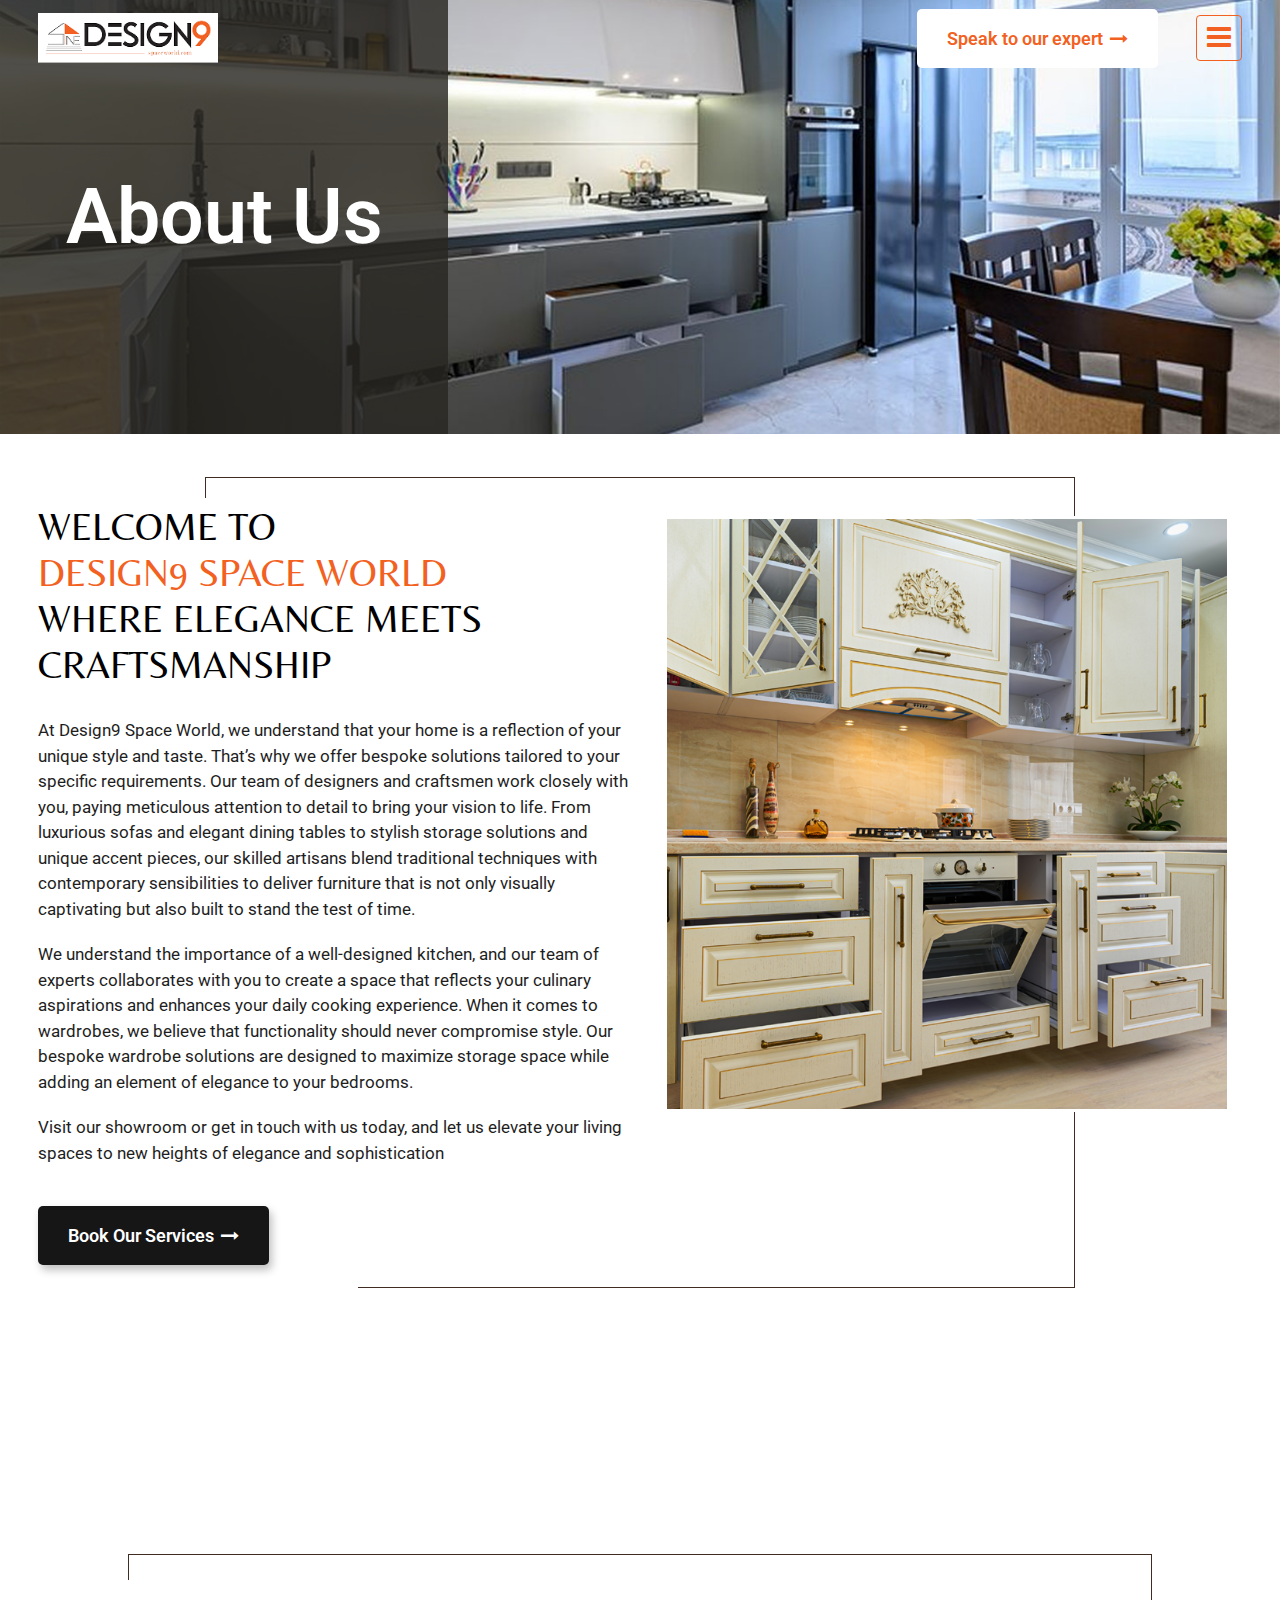
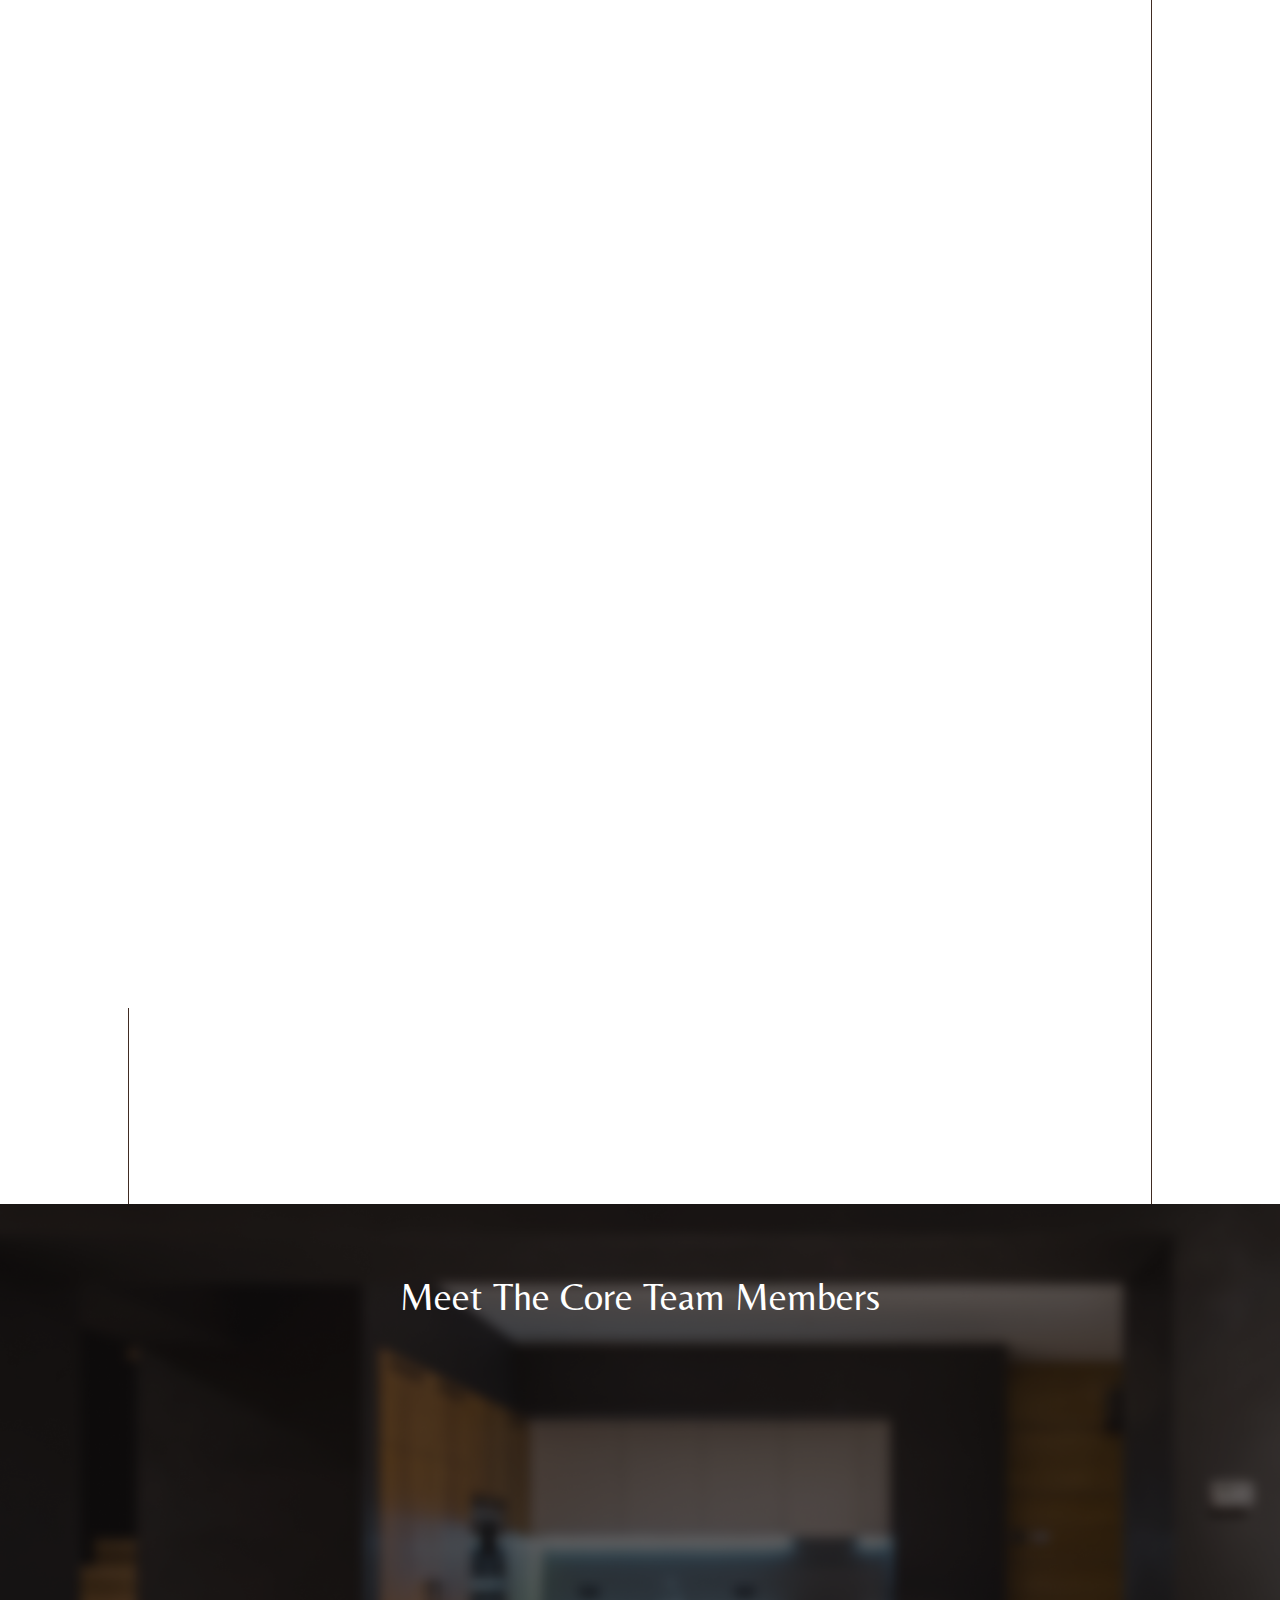
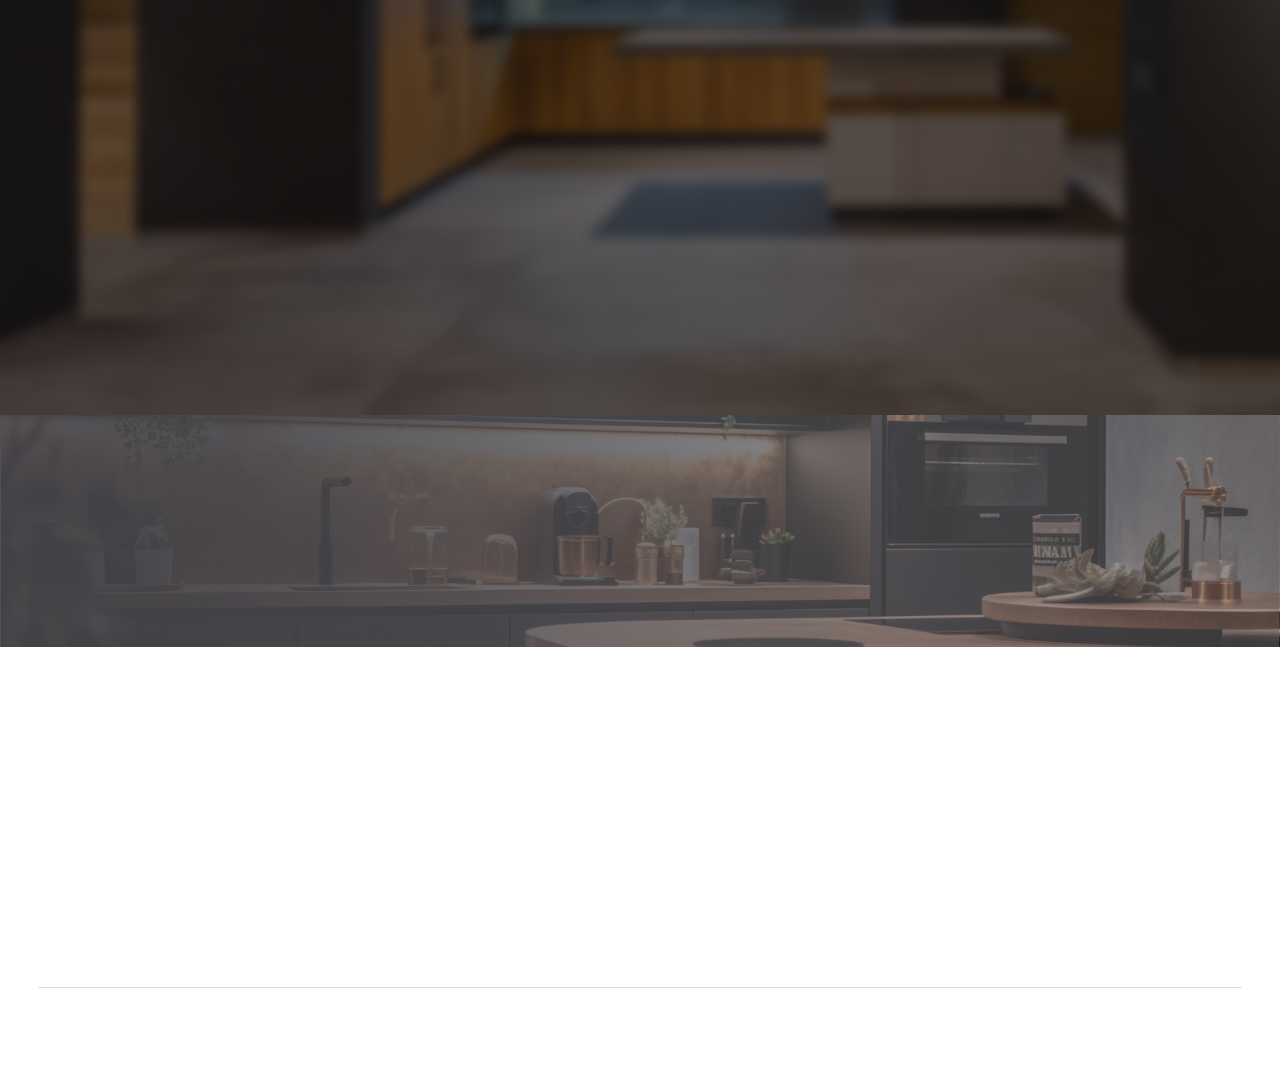
<file: html/about-us.html>
<!DOCTYPE html>
<html lang="en">
    <head>
    <title>Design9 Space World</title>
    <meta charset="utf-8">
    <meta name="viewport" content="width=device-width, initial-scale=1">
    <link rel="stylesheet" href="css/bootstrap.min.css">
    <link rel="stylesheet" href="css/font-awesome.min.css">
    <link rel="stylesheet" type="text/css" href="css/slick.css">
    <link rel="stylesheet" type="text/css" href="css/slick-theme.css">
    <link rel="stylesheet" type="text/css" href="css/animate.min.css">
    <link rel="stylesheet" href="css/style.css">
    <link rel="stylesheet" href="css/responsive.css">
    </head>
    <body>

        <header>
            <div class="navbar-wrapper" id="sticky-header">
                <div class="container">
                    <nav class="navbar navbar-expand-lg navbar-light">
                        <a class="navbar-brand" href="index.html"><img src="images/logo.png" alt=""></a>
                        <div class="white-btn"><a href="contact-us.html">Speak to our expert <i class="fa fa-long-arrow-right" aria-hidden="true"></i></a></div>
                        <div class="burger pointer"><i class="fa fa-bars" aria-hidden="true"></i></div>
                    </nav>
                </div>
            </div>
        </header>
        <div id="overlay"></div>
        <div id="sidenav">
            <div class="navhead">
                <div class="close pointer right">
                    <div class="cross left"></div>
                    <div class="cross right"></div>
                </div>
                <div class="sidenav-logo">
                    <a href="index.html"><img src="images/logo.png" alt="Mydala"></a>
                </div>
            </div>
            <div class="list-reset-wrap">
                <ul class="list-reset muted m0">
                    <li><a href="index.html"><span class="label">Home</span></a></li>
                    <li class="active"><a href="about-us.html"> <span class="label">About Us</span></a></li>
                    <li><a href="contact-us.html"> <span class="label">Contact Us</span></a></li>
                    <li><a href="blog.html"> <span class="label">Blog</span></a></li>
                    <li><a href="get-estimate-form.html"> <span class="label">Get Estimate</span></a></li>
                    <li><a href="custom-furniture.html"> <span class="label">Custom Furniture</span></a></li>
                </ul>
            </div>

        </div>

        <div class="main-container">
            <section class="inner-banner-wrapper">
                <div class="inner-banner-content">
                    <h1 class="section-title wow fadeInUp">About Us</h1> 
                </div>
                <div class="banner-img"><img src="images/about-us-banner.jpg" alt=""></div>
            </section>

            <section class="about-welcome-wrapper">
                <div class="container">
                    <div class="about-business">
                        <div class="row">
                            <div class="col-12 col-lg-6 order-2 order-lg-1">
                                <div class="about-content wow fadeInUp">
                                    <h1 class="section-title">WELCOME TO 
                                        <br><span class="text-orange">DESIGN9 SPACE WORLD</span> 
                                        <br>WHERE ELEGANCE MEETS 
                                        <br>CRAFTSMANSHIP</h1>
                                    <div class="content">
                                    <p>At Design9 Space World, we understand that your home is a reflection of your unique style and taste. That’s why we offer bespoke solutions tailored to your specific requirements. Our team of designers and craftsmen work closely with you, paying meticulous attention to detail to bring your vision to life. From luxurious sofas and elegant dining tables to stylish storage solutions and unique accent pieces, our skilled artisans blend traditional techniques with contemporary sensibilities to deliver furniture that is not only visually captivating but also built to stand the test of time.</p>
                                    <p>We understand the importance of a well-designed kitchen, and our team of experts collaborates with you to create a space that reflects your culinary aspirations and enhances your daily cooking experience. When it comes to wardrobes, we believe that functionality should never compromise style. Our bespoke wardrobe solutions are designed to maximize storage space while adding an element of elegance to your bedrooms.</p>
                                    <p>Visit our showroom or get in touch with us today, and let us elevate your living spaces to new heights of elegance and sophistication</p>
                                    </div>
                                    <div class="black-btn"><a href="javascript:void(0)">Book Our Services <i class="fa fa-long-arrow-right" aria-hidden="true"></i></a></div>
                                </div>
                            </div>
                            <div class="col-12 col-lg-6 order-1 order-lg-2">
                                <div class="welcome-image-wrap">
                                    <div class="welcom-img full wow fadeInUp"><img src="images/about-us-img.png" alt=""></div>
                                    <div class="welcom-img half wow fadeInUp"><img src="images/about-us-img-01.png" alt=""></div>
                                    <div class="welcom-img half wow fadeInUp"><img src="images/about-us-img-02.png" alt=""></div>
                                </div>
                            </div>
                        </div>
                    </div>
                </div>
            </section>

            <section class="why-choose-wrapper">
                <div class="container">
                    <div class="row">
                        <div class="col-12 col-lg-6">
                            <div class="why-choose-left">
                                <div class="why-choose-left-img wow fadeInUp"><img src="images/choose-us-img.png" alt=""></div>
                                <ul class="custom-list wow fadeInUp">
                                    <li>Thorough requirement analysis</li>
                                    <li>Full-cycle solutions including planning, designing, etc.</li>
                                    <li>Result-oriented approach.</li>
                                    <li>Adherence to industry trends.</li>
                                    <li>Execution of latest trends as per the available space.</li>
                                    <li>Active collaboration with the client.</li>
                                    <li>Use of cutting-edge technologies.</li>
                                </ul>
                                <div class="black-btn wow fadeInUp"><a href="javascript:void(0)">Get Estimate <i class="fa fa-long-arrow-right" aria-hidden="true"></i></a></div>
                            </div>
                        </div>
                        <div class="col-12 col-lg-6">
                            <div class="why-choose-right">
                                <div class="why-choose wow fadeInUp">
                                    <h1 class="section-title">Why Choose Us?</h1>
                                    <p>With our team of experts, production house with the finest craftsmen and modern technology, you can explore a wide range of designs and even share your own designs to which we can a give a shape. So let’s embark on this exciting journey of creation – adding aesthetics and functionality to your space !</p>
                                </div>
                                <div class="welcome-image-wrap">
                                    <div class="welcom-img half wow fadeInUp"><img src="images/choose-us-img-01.png" alt=""></div>
                                    <div class="welcom-img half wow fadeInUp"><img src="images/choose-us-img-02.png" alt=""></div>
                                    <div class="welcom-img full wow fadeInUp"><img src="images/choose-us-img-03.png" alt=""></div>
                                </div>
                            </div>
                        </div>
                    </div>
                </div>
            </section>

            <section class="core-team-wrapper">
                <div class="container">
                    <h1 class="section-title">Meet The Core Team Members</h1>
                    <div class="row">
                        <div class="col-12 col-lg-4">
                            <div class="core-team-box wow fadeInUp">
                                <div class="img"><img src="./images/team-img-01.png" alt=""></div>
                                <div class="content-wrap">
                                    <h3>Ankit Kumar</h3>
                                    <h5>Co-founder and CEO</h5>
                                    <div class="content">
                                        <p>A dreamer and a chess master of the startup world, Anuj always keeps you guessing about his next move. With years of experience in leading worldwide product marketing functions and a deep knowledge of consumers, he uses his expertise to lead Livspace.</p>
                                    </div>
                                </div>
                            </div>
                        </div>
                        <div class="col-12 col-lg-4">
                            <div class="core-team-box wow fadeInUp" data-wow-delay="0.2s">
                                <div class="img"><img src="./images/team-img-02.png" alt=""></div>
                                <div class="content-wrap">
                                    <h3>Alka Srivastava</h3>
                                    <h5>Design Manager</h5>
                                    <div class="content">
                                        <p>A dreamer and a chess master of the startup world, Anuj always keeps you guessing about his next move. With years of experience in leading worldwide product marketing functions and a deep knowledge of consumers, he uses his expertise to lead Livspace.</p>
                                    </div>
                                </div>
                            </div>
                        </div>
                        <div class="col-12 col-lg-4">
                            <div class="core-team-box wow fadeInUp" data-wow-delay="0.4s">
                                <div class="img"><img src="./images/team-img-03.png" alt=""></div>
                                <div class="content-wrap">
                                    <h3>Ankit Kumar</h3>
                                    <h5>Co-founder and CEO</h5>
                                    <div class="content">
                                        <p>A dreamer and a chess master of the startup world, Anuj always keeps you guessing about his next move. With years of experience in leading worldwide product marketing functions and a deep knowledge of consumers, he uses his expertise to lead Livspace.</p>
                                    </div>
                                </div>
                            </div>
                        </div>
                    </div>
                </div>
            </section>

            <section class="get-in-touch-wrapper">
                <div class="container">
                    <div class="row align-items-center">
                        <div class="col-12 col-lg-8">
                            <div class="get-in-touch-left wow fadeInUp">
                                <h1 class="section-title">Get in touch with us to view more Collection & Customization options.</h1>
                            </div>
                        </div>
                        <div class="col-12 col-lg-4">
                            <div class="get-in-touch-right wow fadeInUp">
                                <div class="orange-btn wow fadeInUp"><a href="javascript:void(0)">Contact Us <i class="fa fa-long-arrow-right" aria-hidden="true"></i></a></div>
                            </div>
                        </div>
                    </div>
                </div>
            </section>

        </div>

        <footer>
            <div class="container">
                <div class="middle-footer">
                    <div class="row">
                        <div class="col-12 col-md-6 col-lg-3">
                            <div class="about-foot">
                                <div class="footer-logo wow fadeInUp"><a href="#"><img src="images/logo.png" alt=""></a></div>
                                <div class="footer-about wow fadeInUp">
                                    <p>At Design9 Space World, we transcend ordinary living spaces into realms of artistic grandeur and functionality...</p>
                                </div>

                            </div>
                        </div>
                        <div class="col-12 col-md-6 col-lg-3">
                            <div class="quick-link">
                                <h6 class="wow fadeInUp">Services</h6>
                                <div class="links wow fadeInUp">
                                    <ul>
                                        <li class="active"><a href="#">BEDS</a></li>
                                        <li><a href="#">MODULAR KITCHEN</a></li>
                                        <li><a href="#">WARDROBES</a></li>
                                        <li><a href="#">ARM CHAIRS & POUFS</a></li>
                                        <li><a href="#">COFFEE TABLES</a></li>
                                        <li><a href="#">DINING TABLES</a></li>
                                        <li><a href="#">SIDE BOARDS & CONSOLES</a></li>
                                        <li><a href="#">SOFAS & CHAISE</a></li>
                                    </ul>
                                </div>
                            </div>
                        </div>
                        <div class="col-12 col-md-6 col-lg-3">
                            <div class="quick-link">
                                <h6 class="wow fadeInUp">Quick Links</h6>
                                <div class="links wow fadeInUp">
                                    <ul>
                                        <li><a href="about-us.html">About Us</a></li>
                                        <li><a href="contact-us.html">Contact Us</a></li>
                                        <li><a href="blog.html">Blog</a></li>
                                        <li><a href="get-estimate-form.html">Get Estimate</a></li>
                                        <li><a href="custom-furniture.html">Custom Furniture</a></li>
                                    </ul>
                                </div>
                            </div>
                        </div>
                        <div class="col-12 col-md-6 col-lg-3">
                            <div class="quick-link">
                                <h6 class="wow fadeInUp">Follow Us</h6>
                                <div class="social-media-links wow fadeInUp">
                                    <ul>
                                        <li><a href="https://rb.gy/xpeaq" target="_blank"><i class="fa fa-facebook" aria-hidden="true"></i> Facebook</a></li>
                                        <li><a href="https://www.youtube.com/@Design9SpaceWorld" target="_blank"><i class="fa fa-youtube-play" aria-hidden="true"></i> YouTube</a> </li>
                                        <li><a href="https://rb.gy/zz7c6" target="_blank"><i class="fa fa-instagram" aria-hidden="true"></i> Instagram</a></li>
                                        <!--<li><a href="javascript:void(0)"><i class="fa fa-linkedin-square" aria-hidden="true"></i> Linkedin</a></li>-->
                                    </ul>
                                </div>
                            </div>
                        </div>
                    </div>
                </div>

                <div class="copyright-wrapper">
                    <div class="row">
                        <div class="col-12 col-sm-12 col-md-12 col-lg-5">
                            <div class="copyright wow fadeInLeft">Copyright © 2025 Design9spaceworld. All Rights Reserved.</div>
                        </div>
                        <div class="col-12 col-sm-12 col-md-12 col-lg-7">
                            <div class="foot-link wow fadeInRight">
                                <ul>
                                    <li><a href="javascript:void(0)">Terms & Conditions</a></li>
                                    <li><a href="javascript:void(0)">Privacy Policy</a></li>
                                </ul>
                            </div>
                        </div>
                    </div>
                </div>

            </div>
        </footer>

        <script src="js/jquery.min.js"></script>
        <script src="js/popper.min.js"></script>
        <script src="js/bootstrap.bundle.min.js"></script>
        <script src="js/jquery.sticky.js"></script>
        <script src="js/slick.js" type="text/javascript"></script>
        <script src="js/custom.js" type="text/javascript"></script>
        <!-- wow animation -->
        <script src="js/wow.min.js" type="text/javascript"></script>
    </body>
</html>
</file>
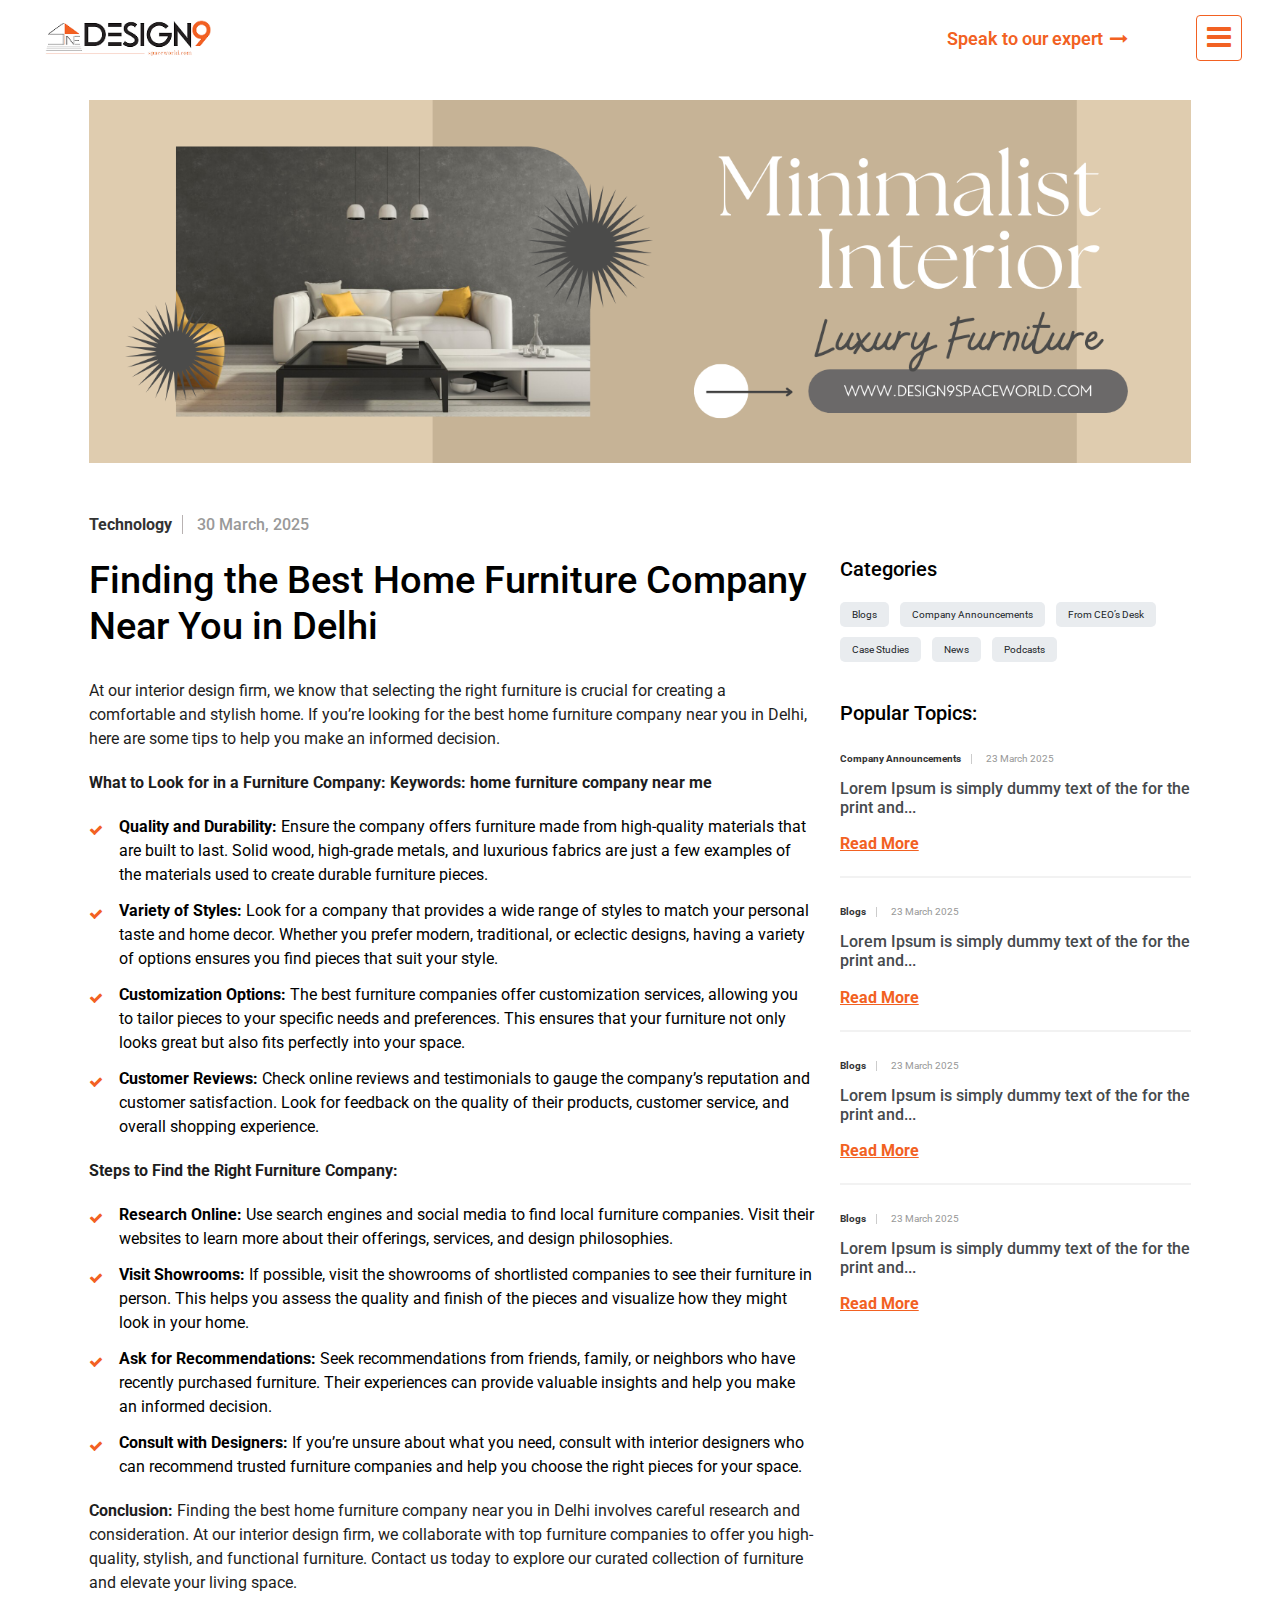
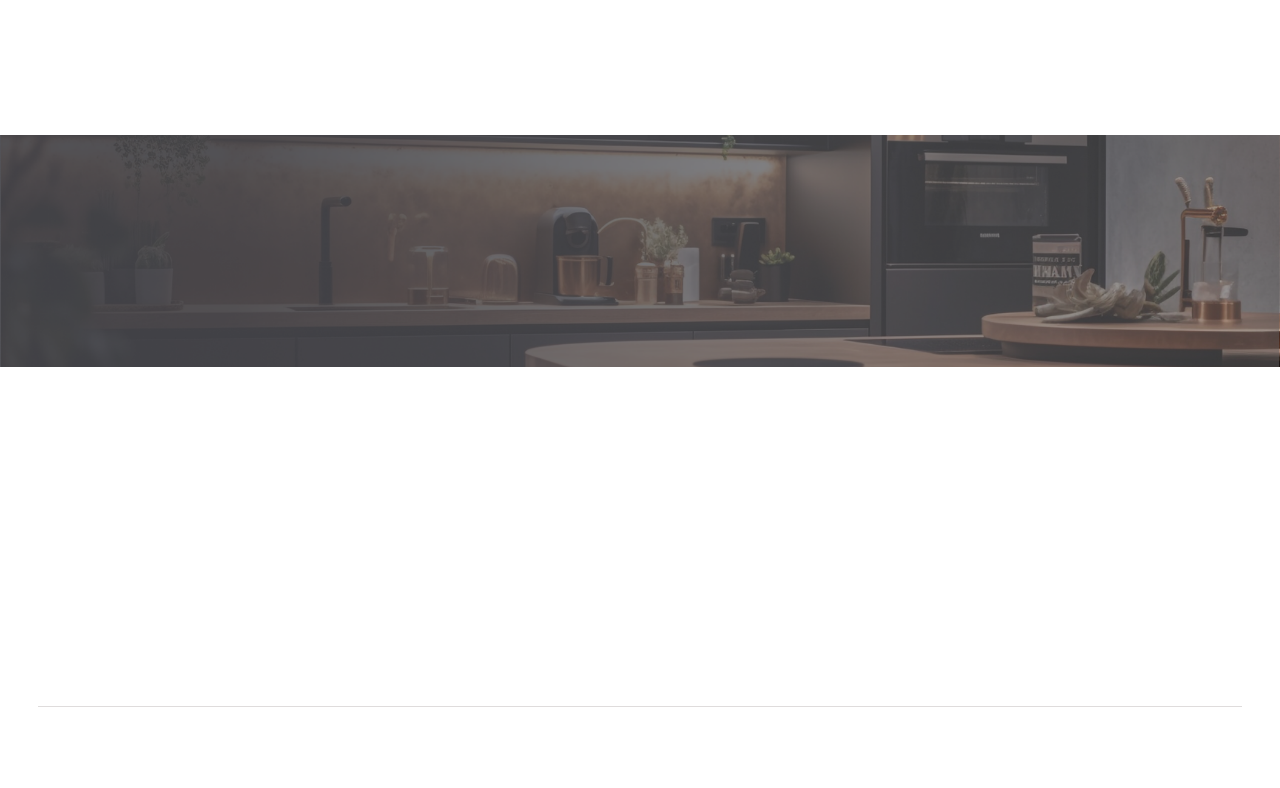
<file: html/blog-best-home-furniture-company-delhi.html>
<!DOCTYPE html>
<html lang="en">
    <head>
    <title>Design9 Space World</title>
    <meta charset="utf-8">
    <meta name="viewport" content="width=device-width, initial-scale=1">
    <link rel="stylesheet" href="css/bootstrap.min.css">
    <link rel="stylesheet" href="css/font-awesome.min.css">
    <link rel="stylesheet" type="text/css" href="css/slick.css">
    <link rel="stylesheet" type="text/css" href="css/slick-theme.css">
    <link rel="stylesheet" type="text/css" href="css/animate.min.css">
    <link rel="stylesheet" href="css/style.css">
    <link rel="stylesheet" href="css/responsive.css">
    </head>
    <body>

        <header>
            <div class="navbar-wrapper" id="sticky-header">
                <div class="container">
                    <nav class="navbar navbar-expand-lg navbar-light">
                        <a class="navbar-brand" href="index.html"><img src="images/logo.png" alt=""></a>
                        <div class="white-btn"><a href="contact-us.html">Speak to our expert <i class="fa fa-long-arrow-right" aria-hidden="true"></i></a></div>
                        <div class="burger pointer"><i class="fa fa-bars" aria-hidden="true"></i></div>
                    </nav>
                </div>
            </div>
        </header>
        <div id="overlay"></div>
        <div id="sidenav">
            <div class="navhead">
                <div class="close pointer right">
                    <div class="cross left"></div>
                    <div class="cross right"></div>
                </div>
                <div class="sidenav-logo">
                    <a href="index.html"><img src="images/logo.png" alt="Mydala"></a>
                </div>
            </div>
            <div class="list-reset-wrap">
                <ul class="list-reset muted m0">
                    <li><a href="index.html"><span class="label">Home</span></a></li>
                    <li><a href="about-us.html"> <span class="label">About Us</span></a></li>
                    <li><a href="contact-us.html"> <span class="label">Contact Us</span></a></li>
                    <li class="active"><a href="blog.html"> <span class="label">Blog</span></a></li>
                    <li><a href="get-estimate-form.html"> <span class="label">Get Estimate</span></a></li>
                    <li><a href="custom-furniture.html"> <span class="label">Custom Furniture</span></a></li>
                </ul>
            </div>

        </div>

        <div class="main-container">
            <section class="blog-details-wrapper">
                <div class="container">
                    <div class="blog-details-banner wow fadeInUp"><img src="images/Finding-the-Best-Home-Furniture-Company-Near-You-in-Delhi.png" alt=""></div>
                    <div class="blog-details-content-wrapper">
                        <div class="category-wrapper wow fadeInUp">
                            <ul>
                                <li class="category">Technology</li>
                                <li class="date">30 March, 2025</li>
                            </ul>
                        </div>
                        <div class="row">
                            <div class="col-12 col-lg-8">
                                <div class="blog-details-left">
                                    <div class="blog-details-content wow fadeInUp">
                                        <h1 class="section-title">Finding the Best Home Furniture Company Near You in Delhi</h1>
                                        <p>At our interior design firm, we know that selecting the right furniture is crucial for creating a comfortable and stylish home. If you’re looking for the best home furniture company near you in Delhi, here are some tips to help you make an informed decision.</p>
                                        <p><b>What to Look for in a Furniture Company: Keywords: home furniture company near me</b></p>
                                        <ul class="custom-list">
                                            <li><b>Quality and Durability:</b> Ensure the company offers furniture made from high-quality materials that are built to last. Solid wood, high-grade metals, and luxurious fabrics are just a few examples of the materials used to create durable furniture pieces.</li>
                                            <li><b>Variety of Styles:</b> Look for a company that provides a wide range of styles to match your personal taste and home decor. Whether you prefer modern, traditional, or eclectic designs, having a variety of options ensures you find pieces that suit your style.</li>
                                            <li><b>Customization Options:</b> The best furniture companies offer customization services, allowing you to tailor pieces to your specific needs and preferences. This ensures that your furniture not only looks great but also fits perfectly into your space.</li>
                                            <li><b>Customer Reviews:</b> Check online reviews and testimonials to gauge the company’s reputation and customer satisfaction. Look for feedback on the quality of their products, customer service, and overall shopping experience.</li>
                                        </ul>
                                        <p><b>Steps to Find the Right Furniture Company:</b></p>
                                        <ul class="custom-list">
                                            <li><b> Research Online:</b> Use search engines and social media to find local furniture companies. Visit their websites to learn more about their offerings, services, and design philosophies.</li>
                                            <li><b> Visit Showrooms:</b> If possible, visit the showrooms of shortlisted companies to see their furniture in person. This helps you assess the quality and finish of the pieces and visualize how they might look in your home.</li>
                                            <li><b> Ask for Recommendations:</b> Seek recommendations from friends, family, or neighbors who have recently purchased furniture. Their experiences can provide valuable insights and help you make an informed decision.</li>
                                            <li><b> Consult with Designers:</b> If you’re unsure about what you need, consult with interior designers who can recommend trusted furniture companies and help you choose the right pieces for your space.</li>
                                        </ul>
                                        <p><b>Conclusion:</b> Finding the best home furniture company near you in Delhi involves careful research and consideration. At our interior design firm, we collaborate with top furniture companies to offer you high-quality, stylish, and functional furniture. Contact us today to explore our curated collection of furniture and elevate your living space.</p>
                                    </div>
                                    <div class="post-btn wow fadeInUp">
                                        <span class="read-more"><a href="javascript:void(0)"><i class="fa fa-long-arrow-left" aria-hidden="true"></i> Previous</a></span>
                                        <span class="read-more"><a href="javascript:void(0)">Next <i class="fa fa-long-arrow-right" aria-hidden="true"></i></a></span>
                                    </div>
                                </div>
                            </div>
                            <div class="col-12 col-lg-4">
                                <div class="blog-details-right">
                                    <div class="categories-section wow fadeInUp" style="visibility: visible; animation-name: fadeInUp;">
                                        <h5>Categories</h5>
                                        <a class="link" href="javasript:void(0)">Blogs</a>
                                        <a class="link" href="javasript:void(0)">Company Announcements</a>
                                        <a class="link" href="javasript:void(0)">From CEO’s Desk</a>
                                        <a class="link" href="javasript:void(0)">Case Studies</a>
                                        <a class="link" href="javasript:void(0)">News</a>
                                        <a class="link" href="javasript:void(0)">Podcasts</a>
                                    </div>
                                    <div class="popular-topics-section wow fadeInUp" style="visibility: visible; animation-name: fadeInUp;">
                                        <h5>Popular Topics:</h5>
                                        <div class="popular-topic">
                                            <div class="news-category">
                                                <span class="category">Company Announcements</span>
                                                <span class="date">23 March 2025</span>
                                            </div>
                                            <h6>Lorem Ipsum&nbsp;is simply dummy text of the for the print and...</h6>
                                            <div class="read-more"><a href="javascript:void(0)">Read More</a></div>
                                        </div>
                                        <div class="popular-topic">
                                            <div class="news-category">
                                                <span class="category">Blogs</span>
                                                <span class="date">23 March 2025</span>
                                            </div>
                                            <h6>Lorem Ipsum&nbsp;is simply dummy text of the for the print and...</h6>
                                            <div class="read-more"><a href="javascript:void(0)">Read More</a></div>
                                        </div>
                                        <div class="popular-topic">
                                            <div class="news-category">
                                                <span class="category">Blogs</span>
                                                <span class="date">23 March 2025</span>
                                            </div>
                                            <h6>Lorem Ipsum&nbsp;is simply dummy text of the for the print and...</h6>
                                            <div class="read-more"><a href="javascript:void(0)">Read More</a></div>
                                        </div>
                                        <div class="popular-topic">
                                            <div class="news-category">
                                                <span class="category">Blogs</span>
                                                <span class="date">23 March 2025</span>
                                            </div>
                                            <h6>Lorem Ipsum&nbsp;is simply dummy text of the for the print and...</h6>
                                            <div class="read-more"><a href="javascript:void(0)">Read More</a></div>
                                        </div>
                                    </div>
                                </div>
                            </div>
                        </div>
                    </div>
                </div>
            </section>

            <section class="get-in-touch-wrapper">
                <div class="container">
                    <div class="row align-items-center">
                        <div class="col-12 col-lg-8">
                            <div class="get-in-touch-left wow fadeInUp">
                                <h1 class="section-title">Get in touch with us to view more Collection & Customization options.</h1>
                            </div>
                        </div>
                        <div class="col-12 col-lg-4">
                            <div class="get-in-touch-right wow fadeInUp">
                                <div class="orange-btn wow fadeInUp"><a href="javascript:void(0)">Contact Us <i class="fa fa-long-arrow-right" aria-hidden="true"></i></a></div>
                            </div>
                        </div>
                    </div>
                </div>
            </section>

        </div>

        <footer>
            <div class="container">
                <div class="middle-footer">
                    <div class="row">
                        <div class="col-12 col-md-6 col-lg-3">
                            <div class="about-foot">
                                <div class="footer-logo wow fadeInUp"><a href="#"><img src="images/logo.png" alt=""></a></div>
                                <div class="footer-about wow fadeInUp">
                                    <p>At Design9 Space World, we transcend ordinary living spaces into realms of artistic grandeur and functionality...</p>
                                </div>

                            </div>
                        </div>
                        <div class="col-12 col-md-6 col-lg-3">
                            <div class="quick-link">
                                <h6 class="wow fadeInUp">Services</h6>
                                <div class="links wow fadeInUp">
                                    <ul>
                                        <li class="active"><a href="#">BEDS</a></li>
                                        <li><a href="#">MODULAR KITCHEN</a></li>
                                        <li><a href="#">WARDROBES</a></li>
                                        <li><a href="#">ARM CHAIRS & POUFS</a></li>
                                        <li><a href="#">COFFEE TABLES</a></li>
                                        <li><a href="#">DINING TABLES</a></li>
                                        <li><a href="#">SIDE BOARDS & CONSOLES</a></li>
                                        <li><a href="#">SOFAS & CHAISE</a></li>
                                    </ul>
                                </div>
                            </div>
                        </div>
                        <div class="col-12 col-md-6 col-lg-3">
                            <div class="quick-link">
                                <h6 class="wow fadeInUp">Quick Links</h6>
                                <div class="links wow fadeInUp">
                                    <ul>
                                        <li><a href="about-us.html">About Us</a></li>
                                        <li><a href="contact-us.html">Contact Us</a></li>
                                        <li><a href="blog.html">Blog</a></li>
                                        <li><a href="get-estimate-form.html">Get Estimate</a></li>
                                        <li><a href="custom-furniture.html">Custom Furniture</a></li>
                                    </ul>
                                </div>
                            </div>
                        </div>
                        <div class="col-12 col-md-6 col-lg-3">
                            <div class="quick-link">
                                <h6 class="wow fadeInUp">Follow Us</h6>
                                <div class="social-media-links wow fadeInUp">
                                    <ul>
                                        <li><a href="https://rb.gy/xpeaq" target="_blank"><i class="fa fa-facebook" aria-hidden="true"></i> Facebook</a></li>
                                        <li><a href="https://www.youtube.com/@Design9SpaceWorld" target="_blank"><i class="fa fa-youtube-play" aria-hidden="true"></i> YouTube</a> </li>
                                        <li><a href="https://rb.gy/zz7c6" target="_blank"><i class="fa fa-instagram" aria-hidden="true"></i> Instagram</a></li>
                                        <!--<li><a href="javascript:void(0)"><i class="fa fa-linkedin-square" aria-hidden="true"></i> Linkedin</a></li>-->
                                    </ul>
                                </div>
                            </div>
                        </div>
                    </div>
                </div>

                <div class="copyright-wrapper">
                    <div class="row">
                        <div class="col-12 col-sm-12 col-md-12 col-lg-5">
                            <div class="copyright wow fadeInLeft">Copyright © 2025 Design9spaceworld. All Rights Reserved.</div>
                        </div>
                        <div class="col-12 col-sm-12 col-md-12 col-lg-7">
                            <div class="foot-link wow fadeInRight">
                                <ul>
                                    <li><a href="javascript:void(0)">Terms & Conditions</a></li>
                                    <li><a href="javascript:void(0)">Privacy Policy</a></li>
                                </ul>
                            </div>
                        </div>
                    </div>
                </div>

            </div>
        </footer>

        <script src="js/jquery.min.js"></script>
        <script src="js/popper.min.js"></script>
        <script src="js/bootstrap.bundle.min.js"></script>
        <script src="js/jquery.sticky.js"></script>
        <script src="js/slick.js" type="text/javascript"></script>
        <script src="js/custom.js" type="text/javascript"></script>
        <!-- wow animation -->
        <script src="js/wow.min.js" type="text/javascript"></script>
    </body>
</html>
</file>
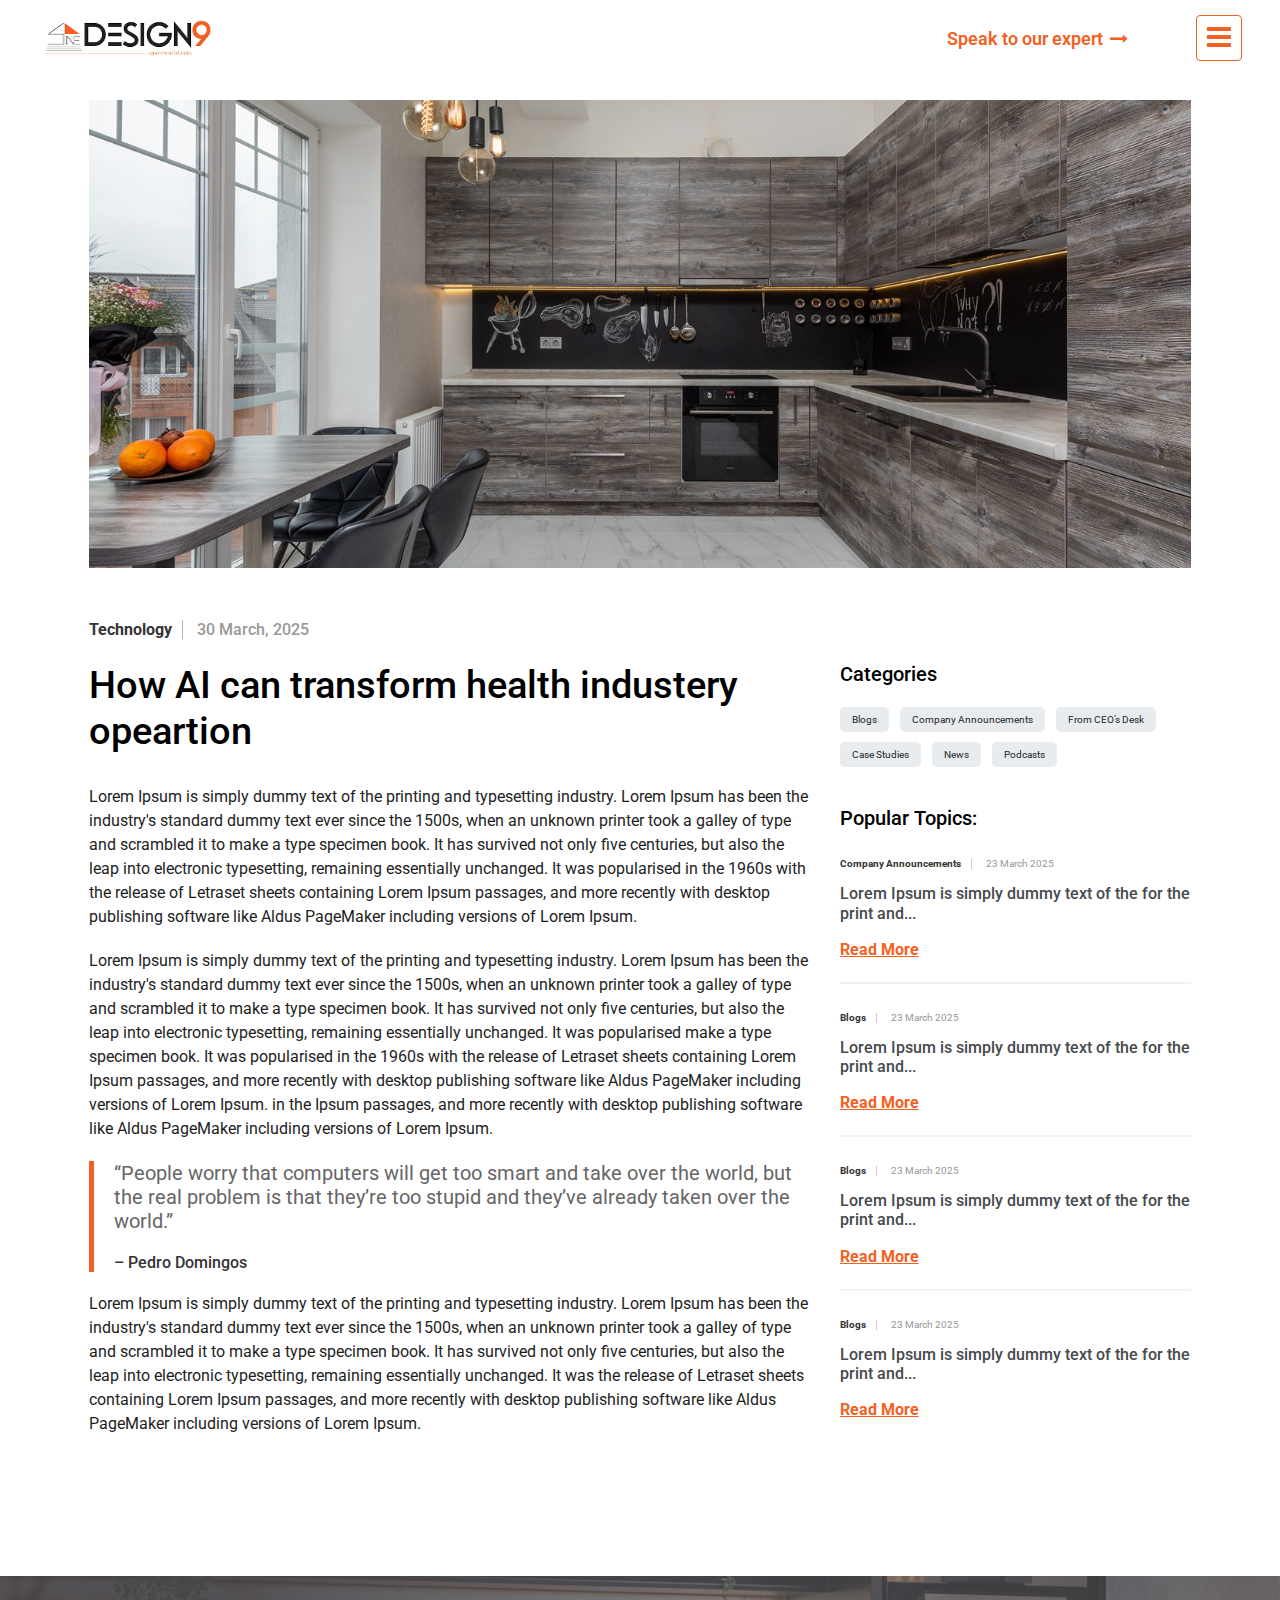
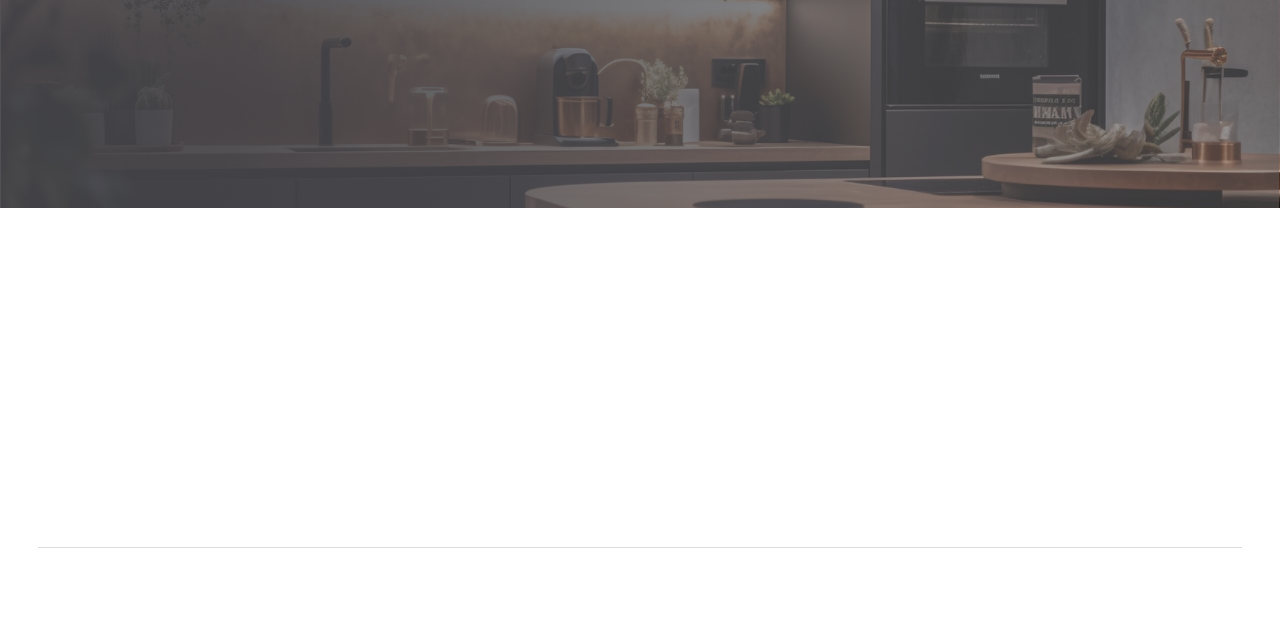
<file: html/blog-details.html>
<!DOCTYPE html>
<html lang="en">
    <head>
    <title>Design9 Space World</title>
    <meta charset="utf-8">
    <meta name="viewport" content="width=device-width, initial-scale=1">
    <link rel="stylesheet" href="css/bootstrap.min.css">
    <link rel="stylesheet" href="css/font-awesome.min.css">
    <link rel="stylesheet" type="text/css" href="css/slick.css">
    <link rel="stylesheet" type="text/css" href="css/slick-theme.css">
    <link rel="stylesheet" type="text/css" href="css/animate.min.css">
    <link rel="stylesheet" href="css/style.css">
    <link rel="stylesheet" href="css/responsive.css">
    </head>
    <body>

        <header>
            <div class="navbar-wrapper" id="sticky-header">
                <div class="container">
                    <nav class="navbar navbar-expand-lg navbar-light">
                        <a class="navbar-brand" href="index.html"><img src="images/logo.png" alt=""></a>
                        <div class="white-btn"><a href="contact-us.html">Speak to our expert <i class="fa fa-long-arrow-right" aria-hidden="true"></i></a></div>
                        <div class="burger pointer"><i class="fa fa-bars" aria-hidden="true"></i></div>
                    </nav>
                </div>
            </div>
        </header>
        <div id="overlay"></div>
        <div id="sidenav">
            <div class="navhead">
                <div class="close pointer right">
                    <div class="cross left"></div>
                    <div class="cross right"></div>
                </div>
                <div class="sidenav-logo">
                    <a href="index.html"><img src="images/logo.png" alt="Mydala"></a>
                </div>
            </div>
            <div class="list-reset-wrap">
                <ul class="list-reset muted m0">
                    <li><a href="index.html"><span class="label">Home</span></a></li>
                    <li><a href="about-us.html"> <span class="label">About Us</span></a></li>
                    <li><a href="contact-us.html"> <span class="label">Contact Us</span></a></li>
                    <li class="active"><a href="blog.html"> <span class="label">Blog</span></a></li>
                    <li><a href="get-estimate-form.html"> <span class="label">Get Estimate</span></a></li>
                    <li><a href="custom-furniture.html"> <span class="label">Custom Furniture</span></a></li>
                </ul>
            </div>

        </div>

        <div class="main-container">
            <section class="blog-details-wrapper">
                <div class="container">
                    <div class="blog-details-banner wow fadeInUp"><img src="images/blog-details-img.png" alt=""></div>
                    <div class="blog-details-content-wrapper">
                        <div class="category-wrapper wow fadeInUp">
                            <ul>
                                <li class="category">Technology</li>
                                <li class="date">30 March, 2025</li>
                            </ul>
                        </div>
                        <div class="row">
                            <div class="col-12 col-lg-8">
                                <div class="blog-details-left">
                                    <div class="blog-details-content wow fadeInUp">
                                        <h1 class="section-title">How AI can transform health industery opeartion</h1>
                                        <p>Lorem Ipsum is simply dummy text of the printing and typesetting industry. Lorem Ipsum has been the industry's standard dummy text ever since the 1500s, when an unknown printer took a galley of type and scrambled it to make a type specimen book. It has survived not only five centuries, but also the leap into electronic typesetting, remaining essentially unchanged. It was popularised in the 1960s with the release of Letraset sheets containing Lorem Ipsum passages, and more recently with desktop publishing software like Aldus PageMaker including versions of Lorem Ipsum.</p>
                                        <p>Lorem Ipsum is simply dummy text of the printing and typesetting industry. Lorem Ipsum has been the industry's standard dummy text ever since the 1500s, when an unknown printer took a galley of type and scrambled it to make a type specimen book. It has survived not only five centuries, but also the leap into electronic typesetting, remaining essentially unchanged. It was popularised make a type specimen book. It was popularised in the 1960s with the release of Letraset sheets containing Lorem Ipsum passages, and more recently with desktop publishing software like Aldus PageMaker including versions of Lorem Ipsum. in the Ipsum passages, and more recently with desktop publishing software like Aldus PageMaker including versions of Lorem Ipsum.</p>
                                        <div class="author-thought">
                                            <h5 class="thought">“People worry that computers will get too smart and take over the world, but the real problem is that they’re too stupid and they’ve already taken over the world.”</h5>
                                            <h6 class="author-name">– Pedro Domingos</h6>
                                        </div>
                                        <p>Lorem Ipsum is simply dummy text of the printing and typesetting industry. Lorem Ipsum has been the industry's standard dummy text ever since the 1500s, when an unknown printer took a galley of type and scrambled it to make a type specimen book. It has survived not only five centuries, but also the leap into electronic typesetting, remaining essentially unchanged. It was the release of Letraset sheets containing Lorem Ipsum passages, and more recently with desktop publishing software like Aldus PageMaker including versions of Lorem Ipsum. </p>
                                    </div>
                                    <div class="post-btn wow fadeInUp">
                                        <span class="read-more"><a href="javascript:void(0)"><i class="fa fa-long-arrow-left" aria-hidden="true"></i> Previous</a></span>
                                        <span class="read-more"><a href="javascript:void(0)">Next <i class="fa fa-long-arrow-right" aria-hidden="true"></i></a></span>
                                    </div>
                                </div>
                            </div>
                            <div class="col-12 col-lg-4">
                                <div class="blog-details-right">
                                    <div class="categories-section wow fadeInUp" style="visibility: visible; animation-name: fadeInUp;">
                                        <h5>Categories</h5>
                                        <a class="link" href="javasript:void(0)">Blogs</a>
                                        <a class="link" href="javasript:void(0)">Company Announcements</a>
                                        <a class="link" href="javasript:void(0)">From CEO’s Desk</a>
                                        <a class="link" href="javasript:void(0)">Case Studies</a>
                                        <a class="link" href="javasript:void(0)">News</a>
                                        <a class="link" href="javasript:void(0)">Podcasts</a>
                                    </div>
                                    <div class="popular-topics-section wow fadeInUp" style="visibility: visible; animation-name: fadeInUp;">
                                        <h5>Popular Topics:</h5>
                                        <div class="popular-topic">
                                            <div class="news-category">
                                                <span class="category">Company Announcements</span>
                                                <span class="date">23 March 2025</span>
                                            </div>
                                            <h6>Lorem Ipsum&nbsp;is simply dummy text of the for the print and...</h6>
                                            <div class="read-more"><a href="javascript:void(0)">Read More</a></div>
                                        </div>
                                        <div class="popular-topic">
                                            <div class="news-category">
                                                <span class="category">Blogs</span>
                                                <span class="date">23 March 2025</span>
                                            </div>
                                            <h6>Lorem Ipsum&nbsp;is simply dummy text of the for the print and...</h6>
                                            <div class="read-more"><a href="javascript:void(0)">Read More</a></div>
                                        </div>
                                        <div class="popular-topic">
                                            <div class="news-category">
                                                <span class="category">Blogs</span>
                                                <span class="date">23 March 2025</span>
                                            </div>
                                            <h6>Lorem Ipsum&nbsp;is simply dummy text of the for the print and...</h6>
                                            <div class="read-more"><a href="javascript:void(0)">Read More</a></div>
                                        </div>
                                        <div class="popular-topic">
                                            <div class="news-category">
                                                <span class="category">Blogs</span>
                                                <span class="date">23 March 2025</span>
                                            </div>
                                            <h6>Lorem Ipsum&nbsp;is simply dummy text of the for the print and...</h6>
                                            <div class="read-more"><a href="javascript:void(0)">Read More</a></div>
                                        </div>
                                    </div>
                                </div>
                            </div>
                        </div>
                    </div>
                </div>
            </section>

            <section class="get-in-touch-wrapper">
                <div class="container">
                    <div class="row align-items-center">
                        <div class="col-12 col-lg-8">
                            <div class="get-in-touch-left wow fadeInUp">
                                <h1 class="section-title">Get in touch with us to view more Collection & Customization options.</h1>
                            </div>
                        </div>
                        <div class="col-12 col-lg-4">
                            <div class="get-in-touch-right wow fadeInUp">
                                <div class="orange-btn wow fadeInUp"><a href="javascript:void(0)">Contact Us <i class="fa fa-long-arrow-right" aria-hidden="true"></i></a></div>
                            </div>
                        </div>
                    </div>
                </div>
            </section>

        </div>

        <footer>
            <div class="container">
                <div class="middle-footer">
                    <div class="row">
                        <div class="col-12 col-md-6 col-lg-3">
                            <div class="about-foot">
                                <div class="footer-logo wow fadeInUp"><a href="#"><img src="images/logo.png" alt=""></a></div>
                                <div class="footer-about wow fadeInUp">
                                    <p>At Design9 Space World, we transcend ordinary living spaces into realms of artistic grandeur and functionality...</p>
                                </div>

                            </div>
                        </div>
                        <div class="col-12 col-md-6 col-lg-3">
                            <div class="quick-link">
                                <h6 class="wow fadeInUp">Services</h6>
                                <div class="links wow fadeInUp">
                                    <ul>
                                        <li class="active"><a href="#">BEDS</a></li>
                                        <li><a href="#">MODULAR KITCHEN</a></li>
                                        <li><a href="#">WARDROBES</a></li>
                                        <li><a href="#">ARM CHAIRS & POUFS</a></li>
                                        <li><a href="#">COFFEE TABLES</a></li>
                                        <li><a href="#">DINING TABLES</a></li>
                                        <li><a href="#">SIDE BOARDS & CONSOLES</a></li>
                                        <li><a href="#">SOFAS & CHAISE</a></li>
                                    </ul>
                                </div>
                            </div>
                        </div>
                        <div class="col-12 col-md-6 col-lg-3">
                            <div class="quick-link">
                                <h6 class="wow fadeInUp">Quick Links</h6>
                                <div class="links wow fadeInUp">
                                    <ul>
                                        <li><a href="about-us.html">About Us</a></li>
                                        <li><a href="contact-us.html">Contact Us</a></li>
                                        <li><a href="blog.html">Blog</a></li>
                                        <li><a href="get-estimate-form.html">Get Estimate</a></li>
                                        <li><a href="custom-furniture.html">Custom Furniture</a></li>
                                    </ul>
                                </div>
                            </div>
                        </div>
                        <div class="col-12 col-md-6 col-lg-3">
                            <div class="quick-link">
                                <h6 class="wow fadeInUp">Follow Us</h6>
                                <div class="social-media-links wow fadeInUp">
                                    <ul>
                                        <li><a href="https://rb.gy/xpeaq" target="_blank"><i class="fa fa-facebook" aria-hidden="true"></i> Facebook</a></li>
                                        <li><a href="https://www.youtube.com/@Design9SpaceWorld" target="_blank"><i class="fa fa-youtube-play" aria-hidden="true"></i> YouTube</a> </li>
                                        <li><a href="https://rb.gy/zz7c6" target="_blank"><i class="fa fa-instagram" aria-hidden="true"></i> Instagram</a></li>
                                        <!--<li><a href="javascript:void(0)"><i class="fa fa-linkedin-square" aria-hidden="true"></i> Linkedin</a></li>-->
                                    </ul>
                                </div>
                            </div>
                        </div>
                    </div>
                </div>

                <div class="copyright-wrapper">
                    <div class="row">
                        <div class="col-12 col-sm-12 col-md-12 col-lg-5">
                            <div class="copyright wow fadeInLeft">Copyright © 2025 Design9spaceworld. All Rights Reserved.</div>
                        </div>
                        <div class="col-12 col-sm-12 col-md-12 col-lg-7">
                            <div class="foot-link wow fadeInRight">
                                <ul>
                                    <li><a href="javascript:void(0)">Terms & Conditions</a></li>
                                    <li><a href="javascript:void(0)">Privacy Policy</a></li>
                                </ul>
                            </div>
                        </div>
                    </div>
                </div>

            </div>
        </footer>

        <script src="js/jquery.min.js"></script>
        <script src="js/popper.min.js"></script>
        <script src="js/bootstrap.bundle.min.js"></script>
        <script src="js/jquery.sticky.js"></script>
        <script src="js/slick.js" type="text/javascript"></script>
        <script src="js/custom.js" type="text/javascript"></script>
        <!-- wow animation -->
        <script src="js/wow.min.js" type="text/javascript"></script>
    </body>
</html>
</file>
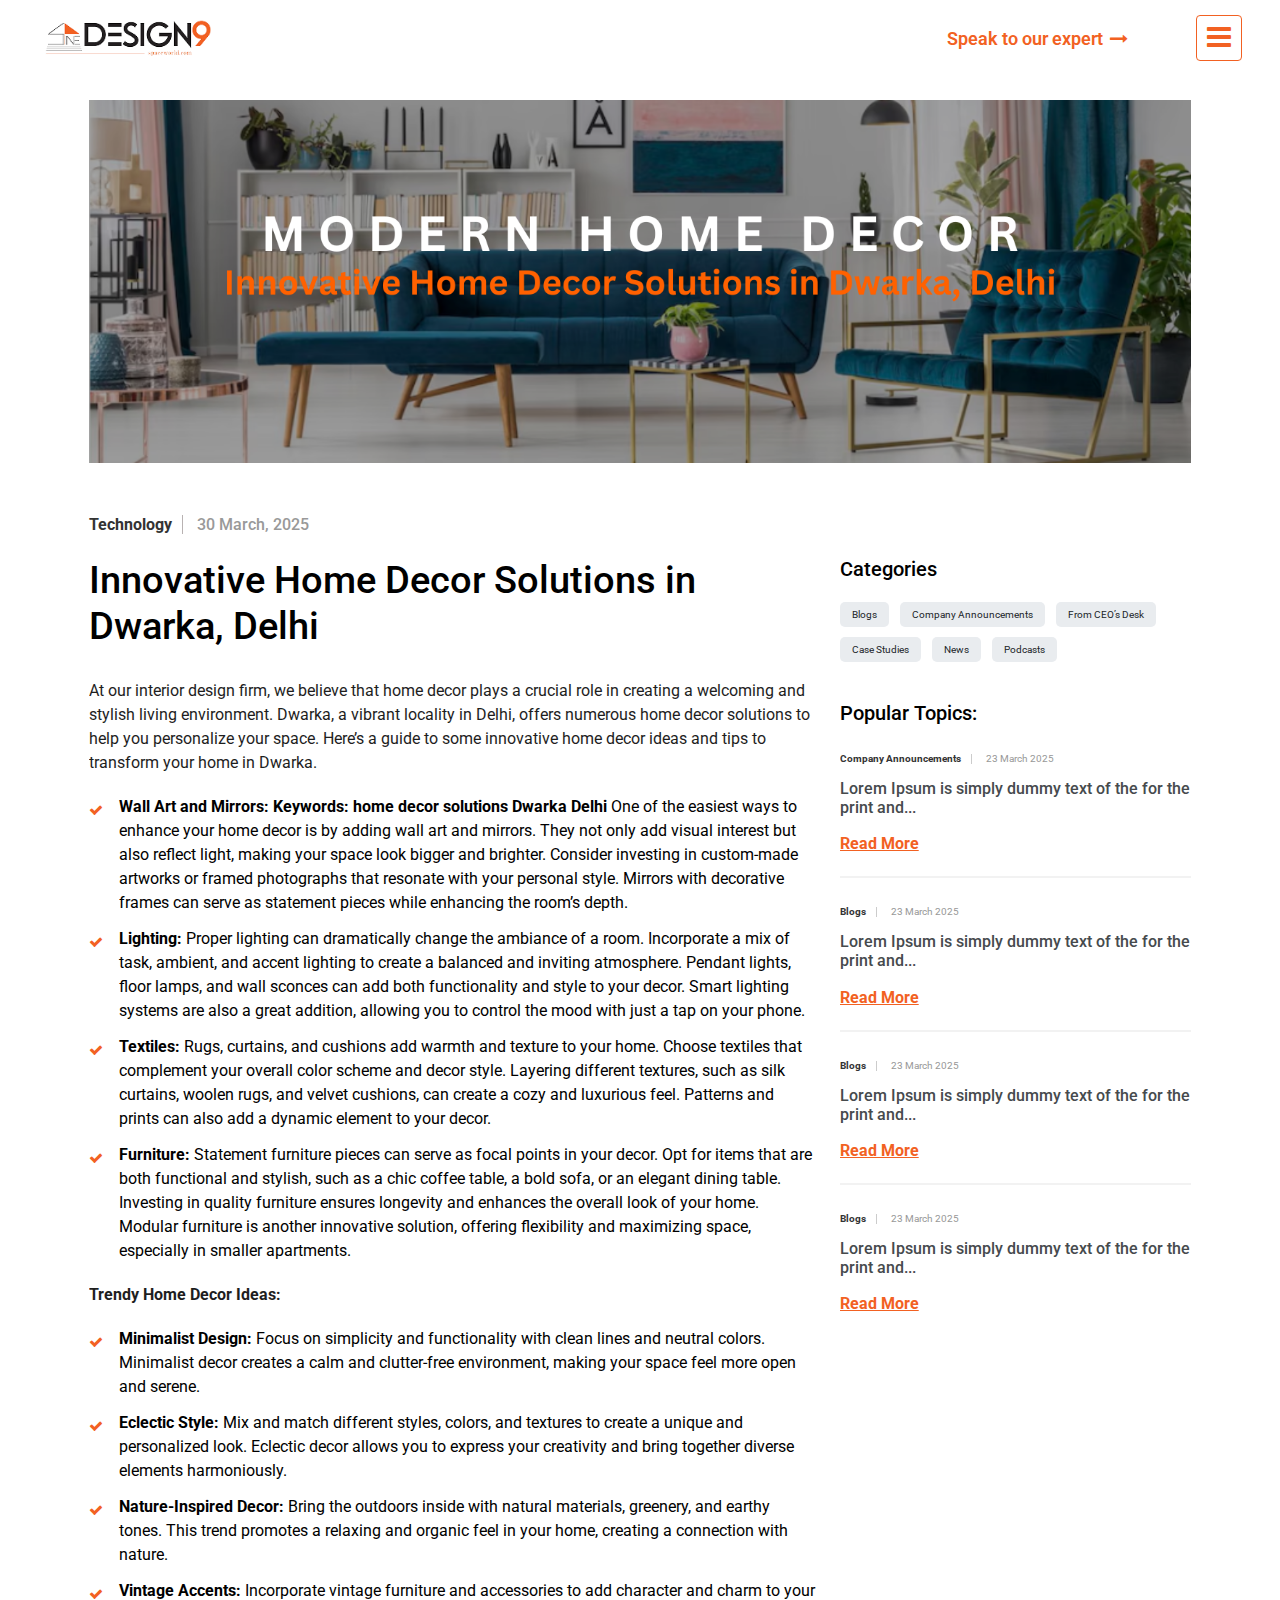
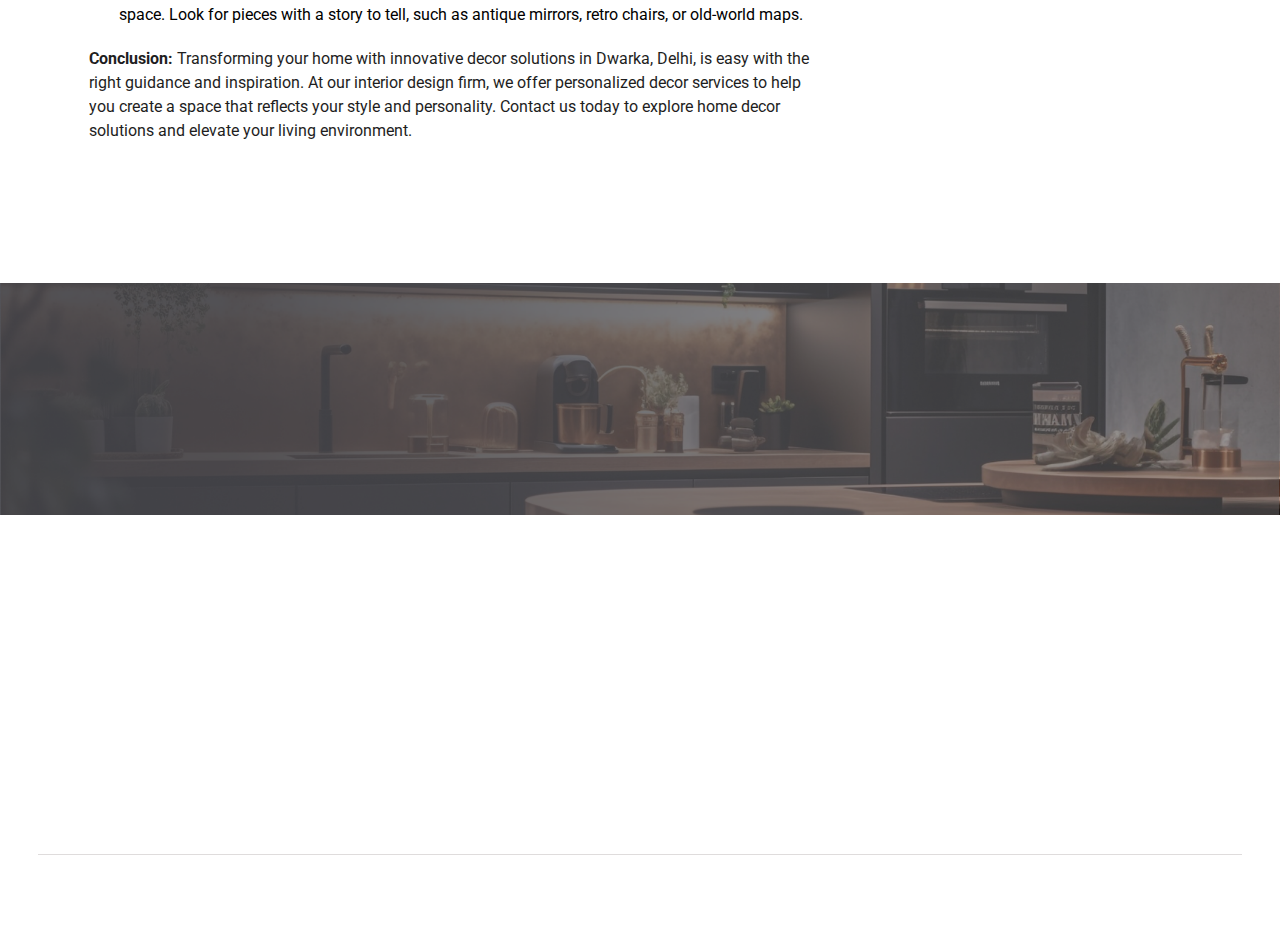
<file: html/blog-innovative-home-decor-solutions-in-dwarka-delhi.html>
<!DOCTYPE html>
<html lang="en">
    <head>
    <title>Design9 Space World</title>
    <meta charset="utf-8">
    <meta name="viewport" content="width=device-width, initial-scale=1">
    <link rel="stylesheet" href="css/bootstrap.min.css">
    <link rel="stylesheet" href="css/font-awesome.min.css">
    <link rel="stylesheet" type="text/css" href="css/slick.css">
    <link rel="stylesheet" type="text/css" href="css/slick-theme.css">
    <link rel="stylesheet" type="text/css" href="css/animate.min.css">
    <link rel="stylesheet" href="css/style.css">
    <link rel="stylesheet" href="css/responsive.css">
    </head>
    <body>

        <header>
            <div class="navbar-wrapper" id="sticky-header">
                <div class="container">
                    <nav class="navbar navbar-expand-lg navbar-light">
                        <a class="navbar-brand" href="index.html"><img src="images/logo.png" alt=""></a>
                        <div class="white-btn"><a href="contact-us.html">Speak to our expert <i class="fa fa-long-arrow-right" aria-hidden="true"></i></a></div>
                        <div class="burger pointer"><i class="fa fa-bars" aria-hidden="true"></i></div>
                    </nav>
                </div>
            </div>
        </header>
        <div id="overlay"></div>
        <div id="sidenav">
            <div class="navhead">
                <div class="close pointer right">
                    <div class="cross left"></div>
                    <div class="cross right"></div>
                </div>
                <div class="sidenav-logo">
                    <a href="index.html"><img src="images/logo.png" alt="Mydala"></a>
                </div>
            </div>
            <div class="list-reset-wrap">
                <ul class="list-reset muted m0">
                    <li><a href="index.html"><span class="label">Home</span></a></li>
                    <li><a href="about-us.html"> <span class="label">About Us</span></a></li>
                    <li><a href="contact-us.html"> <span class="label">Contact Us</span></a></li>
                    <li class="active"><a href="blog.html"> <span class="label">Blog</span></a></li>
                    <li><a href="get-estimate-form.html"> <span class="label">Get Estimate</span></a></li>
                    <li><a href="custom-furniture.html"> <span class="label">Custom Furniture</span></a></li>
                </ul>
            </div>

        </div>

        <div class="main-container">
            <section class="blog-details-wrapper">
                <div class="container">
                    <div class="blog-details-banner wow fadeInUp"><img src="images/Innovative-Home-Decor-Solutions-in-Dwarka-Delhi.png" alt=""></div>
                    <div class="blog-details-content-wrapper">
                        <div class="category-wrapper wow fadeInUp">
                            <ul>
                                <li class="category">Technology</li>
                                <li class="date">30 March, 2025</li>
                            </ul>
                        </div>
                        <div class="row">
                            <div class="col-12 col-lg-8">
                                <div class="blog-details-left">
                                    <div class="blog-details-content wow fadeInUp">
                                        <h1 class="section-title">Innovative Home Decor Solutions in Dwarka, Delhi</h1>
                                        <p>At our interior design firm, we believe that home decor plays a crucial role in creating a welcoming and stylish living environment. Dwarka, a vibrant locality in Delhi, offers numerous home decor solutions to help you personalize your space. Here’s a guide to some innovative home decor ideas and tips to transform your home in Dwarka.</p>
                                        <ul class="custom-list">
                                            <li><b> Wall Art and Mirrors:</b> <b>Keywords: home decor solutions Dwarka Delhi</b> One of the easiest ways to enhance your home decor is by adding wall art and mirrors. They not only add visual interest but also reflect light, making your space look bigger and brighter. Consider investing in custom-made artworks or framed photographs that resonate with your personal style. Mirrors with decorative frames can serve as statement pieces while enhancing the room’s depth.</li>
                                            <li><b> Lighting:</b> Proper lighting can dramatically change the ambiance of a room. Incorporate a mix of task, ambient, and accent lighting to create a balanced and inviting atmosphere. Pendant lights, floor lamps, and wall sconces can add both functionality and style to your decor. Smart lighting systems are also a great addition, allowing you to control the mood with just a tap on your phone.</li>
                                            <li><b> Textiles:</b> Rugs, curtains, and cushions add warmth and texture to your home. Choose textiles that complement your overall color scheme and decor style. Layering different textures, such as silk curtains, woolen rugs, and velvet cushions, can create a cozy and luxurious feel. Patterns and prints can also add a dynamic element to your decor.</li>
                                            <li><b> Furniture:</b> Statement furniture pieces can serve as focal points in your decor. Opt for items that are both functional and stylish, such as a chic coffee table, a bold sofa, or an elegant dining table. Investing in quality furniture ensures longevity and enhances the overall look of your home. Modular furniture is another innovative solution, offering flexibility and maximizing space, especially in smaller apartments.</li>
                                        </ul>
                                        <p><b>Trendy Home Decor Ideas:</b></p>
                                        <ul class="custom-list">
                                            <li><b>Minimalist Design:</b> Focus on simplicity and functionality with clean lines and neutral colors. Minimalist decor creates a calm and clutter-free environment, making your space feel more open and serene.</li>
                                            <li><b>Eclectic Style:</b> Mix and match different styles, colors, and textures to create a unique and personalized look. Eclectic decor allows you to express your creativity and bring together diverse elements harmoniously.</li>
                                            <li><b>Nature-Inspired Decor:</b> Bring the outdoors inside with natural materials, greenery, and earthy tones. This trend promotes a relaxing and organic feel in your home, creating a connection with nature.</li>
                                            <li><b> Vintage Accents:</b> Incorporate vintage furniture and accessories to add character and charm to your space. Look for pieces with a story to tell, such as antique mirrors, retro chairs, or old-world maps.</li>
                                        </ul>
                                        <p><b>Conclusion:</b> Transforming your home with innovative decor solutions in Dwarka, Delhi, is easy with the right guidance and inspiration. At our interior design firm, we offer personalized decor services to help you create a space that reflects your style and personality. Contact us today to explore home decor solutions and elevate your living environment.</p>
                                    </div>
                                    <div class="post-btn wow fadeInUp">
                                        <span class="read-more"><a href="javascript:void(0)"><i class="fa fa-long-arrow-left" aria-hidden="true"></i> Previous</a></span>
                                        <span class="read-more"><a href="javascript:void(0)">Next <i class="fa fa-long-arrow-right" aria-hidden="true"></i></a></span>
                                    </div>
                                </div>
                            </div>
                            <div class="col-12 col-lg-4">
                                <div class="blog-details-right">
                                    <div class="categories-section wow fadeInUp" style="visibility: visible; animation-name: fadeInUp;">
                                        <h5>Categories</h5>
                                        <a class="link" href="javasript:void(0)">Blogs</a>
                                        <a class="link" href="javasript:void(0)">Company Announcements</a>
                                        <a class="link" href="javasript:void(0)">From CEO’s Desk</a>
                                        <a class="link" href="javasript:void(0)">Case Studies</a>
                                        <a class="link" href="javasript:void(0)">News</a>
                                        <a class="link" href="javasript:void(0)">Podcasts</a>
                                    </div>
                                    <div class="popular-topics-section wow fadeInUp" style="visibility: visible; animation-name: fadeInUp;">
                                        <h5>Popular Topics:</h5>
                                        <div class="popular-topic">
                                            <div class="news-category">
                                                <span class="category">Company Announcements</span>
                                                <span class="date">23 March 2025</span>
                                            </div>
                                            <h6>Lorem Ipsum&nbsp;is simply dummy text of the for the print and...</h6>
                                            <div class="read-more"><a href="javascript:void(0)">Read More</a></div>
                                        </div>
                                        <div class="popular-topic">
                                            <div class="news-category">
                                                <span class="category">Blogs</span>
                                                <span class="date">23 March 2025</span>
                                            </div>
                                            <h6>Lorem Ipsum&nbsp;is simply dummy text of the for the print and...</h6>
                                            <div class="read-more"><a href="javascript:void(0)">Read More</a></div>
                                        </div>
                                        <div class="popular-topic">
                                            <div class="news-category">
                                                <span class="category">Blogs</span>
                                                <span class="date">23 March 2025</span>
                                            </div>
                                            <h6>Lorem Ipsum&nbsp;is simply dummy text of the for the print and...</h6>
                                            <div class="read-more"><a href="javascript:void(0)">Read More</a></div>
                                        </div>
                                        <div class="popular-topic">
                                            <div class="news-category">
                                                <span class="category">Blogs</span>
                                                <span class="date">23 March 2025</span>
                                            </div>
                                            <h6>Lorem Ipsum&nbsp;is simply dummy text of the for the print and...</h6>
                                            <div class="read-more"><a href="javascript:void(0)">Read More</a></div>
                                        </div>
                                    </div>
                                </div>
                            </div>
                        </div>
                    </div>
                </div>
            </section>

            <section class="get-in-touch-wrapper">
                <div class="container">
                    <div class="row align-items-center">
                        <div class="col-12 col-lg-8">
                            <div class="get-in-touch-left wow fadeInUp">
                                <h1 class="section-title">Get in touch with us to view more Collection & Customization options.</h1>
                            </div>
                        </div>
                        <div class="col-12 col-lg-4">
                            <div class="get-in-touch-right wow fadeInUp">
                                <div class="orange-btn wow fadeInUp"><a href="javascript:void(0)">Contact Us <i class="fa fa-long-arrow-right" aria-hidden="true"></i></a></div>
                            </div>
                        </div>
                    </div>
                </div>
            </section>

        </div>

        <footer>
            <div class="container">
                <div class="middle-footer">
                    <div class="row">
                        <div class="col-12 col-md-6 col-lg-3">
                            <div class="about-foot">
                                <div class="footer-logo wow fadeInUp"><a href="#"><img src="images/logo.png" alt=""></a></div>
                                <div class="footer-about wow fadeInUp">
                                    <p>At Design9 Space World, we transcend ordinary living spaces into realms of artistic grandeur and functionality...</p>
                                </div>

                            </div>
                        </div>
                        <div class="col-12 col-md-6 col-lg-3">
                            <div class="quick-link">
                                <h6 class="wow fadeInUp">Services</h6>
                                <div class="links wow fadeInUp">
                                    <ul>
                                        <li class="active"><a href="#">BEDS</a></li>
                                        <li><a href="#">MODULAR KITCHEN</a></li>
                                        <li><a href="#">WARDROBES</a></li>
                                        <li><a href="#">ARM CHAIRS & POUFS</a></li>
                                        <li><a href="#">COFFEE TABLES</a></li>
                                        <li><a href="#">DINING TABLES</a></li>
                                        <li><a href="#">SIDE BOARDS & CONSOLES</a></li>
                                        <li><a href="#">SOFAS & CHAISE</a></li>
                                    </ul>
                                </div>
                            </div>
                        </div>
                        <div class="col-12 col-md-6 col-lg-3">
                            <div class="quick-link">
                                <h6 class="wow fadeInUp">Quick Links</h6>
                                <div class="links wow fadeInUp">
                                    <ul>
                                        <li><a href="about-us.html">About Us</a></li>
                                        <li><a href="contact-us.html">Contact Us</a></li>
                                        <li><a href="blog.html">Blog</a></li>
                                        <li><a href="get-estimate-form.html">Get Estimate</a></li>
                                        <li><a href="custom-furniture.html">Custom Furniture</a></li>
                                    </ul>
                                </div>
                            </div>
                        </div>
                        <div class="col-12 col-md-6 col-lg-3">
                            <div class="quick-link">
                                <h6 class="wow fadeInUp">Follow Us</h6>
                                <div class="social-media-links wow fadeInUp">
                                    <ul>
                                        <li><a href="https://rb.gy/xpeaq" target="_blank"><i class="fa fa-facebook" aria-hidden="true"></i> Facebook</a></li>
                                        <li><a href="https://www.youtube.com/@Design9SpaceWorld" target="_blank"><i class="fa fa-youtube-play" aria-hidden="true"></i> YouTube</a> </li>
                                        <li><a href="https://rb.gy/zz7c6" target="_blank"><i class="fa fa-instagram" aria-hidden="true"></i> Instagram</a></li>
                                        <!--<li><a href="javascript:void(0)"><i class="fa fa-linkedin-square" aria-hidden="true"></i> Linkedin</a></li>-->
                                    </ul>
                                </div>
                            </div>
                        </div>
                    </div>
                </div>

                <div class="copyright-wrapper">
                    <div class="row">
                        <div class="col-12 col-sm-12 col-md-12 col-lg-5">
                            <div class="copyright wow fadeInLeft">Copyright © 2025 Design9spaceworld. All Rights Reserved.</div>
                        </div>
                        <div class="col-12 col-sm-12 col-md-12 col-lg-7">
                            <div class="foot-link wow fadeInRight">
                                <ul>
                                    <li><a href="javascript:void(0)">Terms & Conditions</a></li>
                                    <li><a href="javascript:void(0)">Privacy Policy</a></li>
                                </ul>
                            </div>
                        </div>
                    </div>
                </div>

            </div>
        </footer>

        <script src="js/jquery.min.js"></script>
        <script src="js/popper.min.js"></script>
        <script src="js/bootstrap.bundle.min.js"></script>
        <script src="js/jquery.sticky.js"></script>
        <script src="js/slick.js" type="text/javascript"></script>
        <script src="js/custom.js" type="text/javascript"></script>
        <!-- wow animation -->
        <script src="js/wow.min.js" type="text/javascript"></script>
    </body>
</html>
</file>
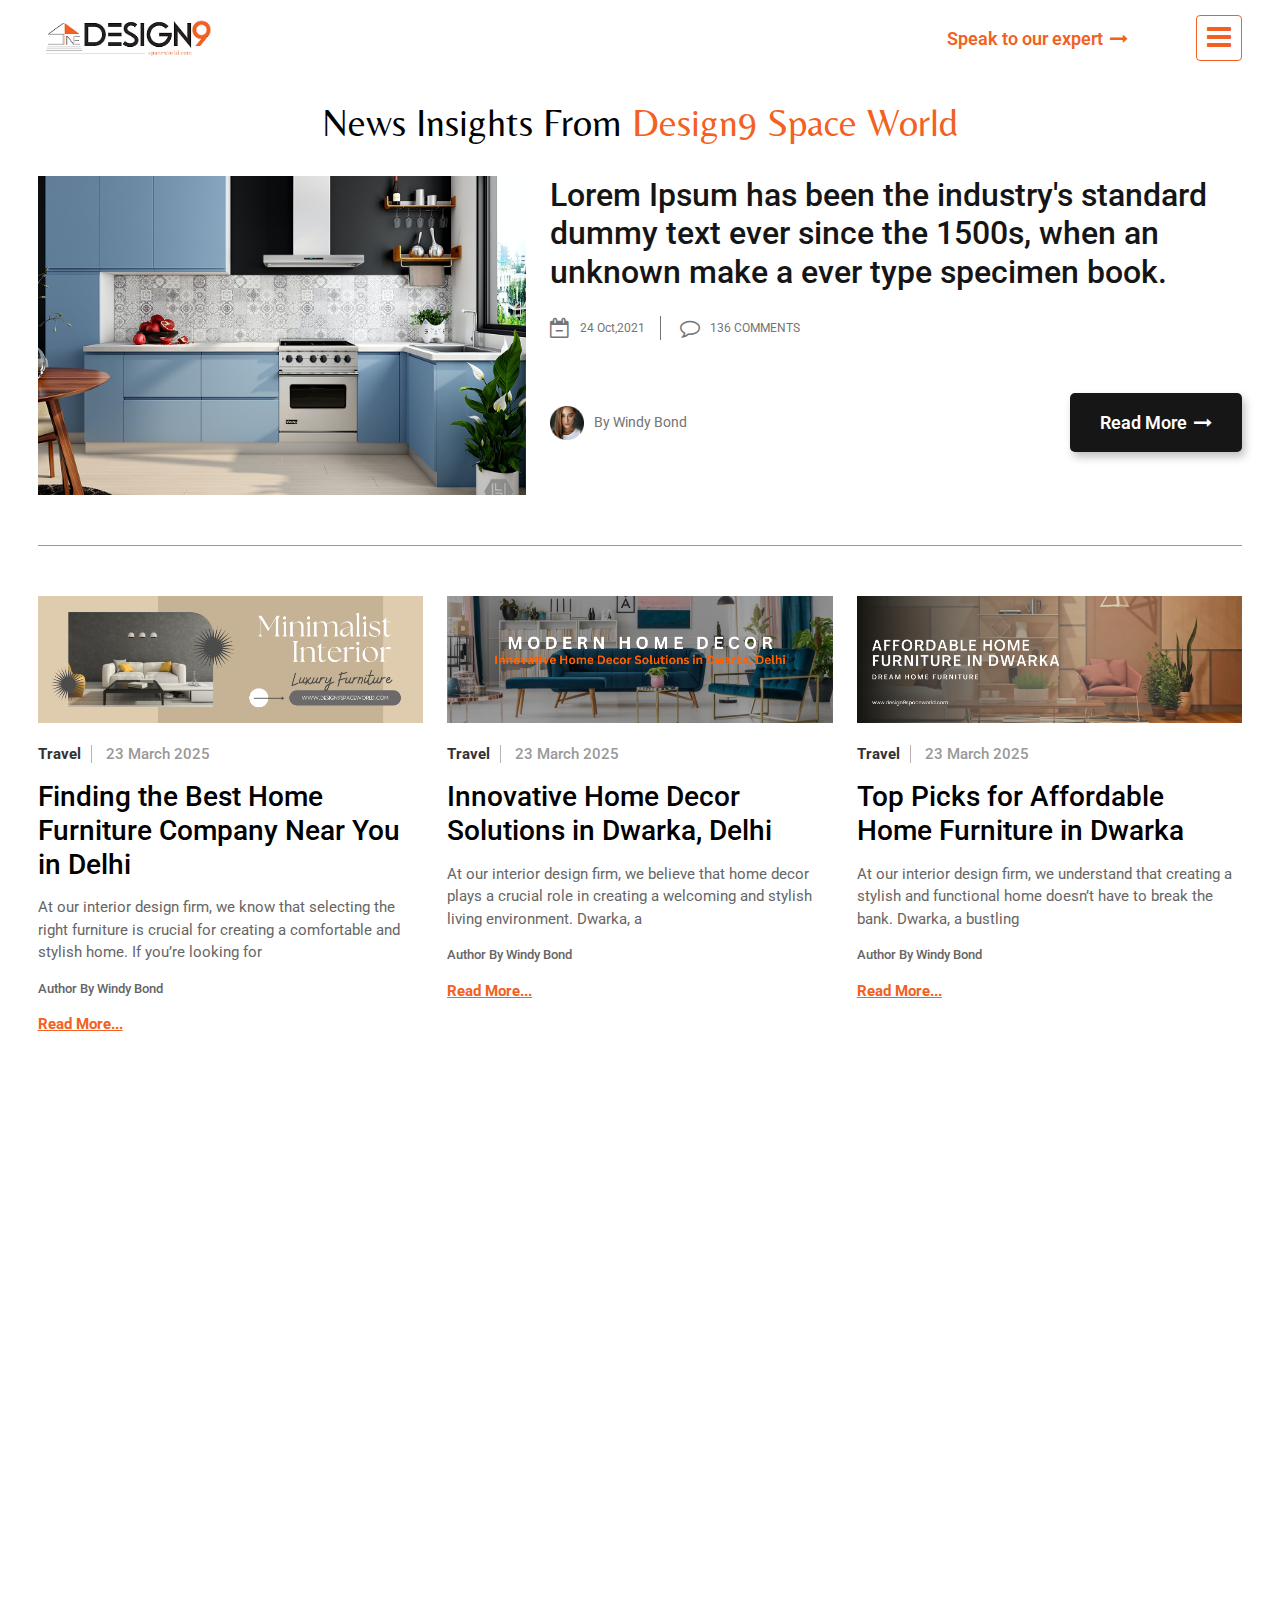
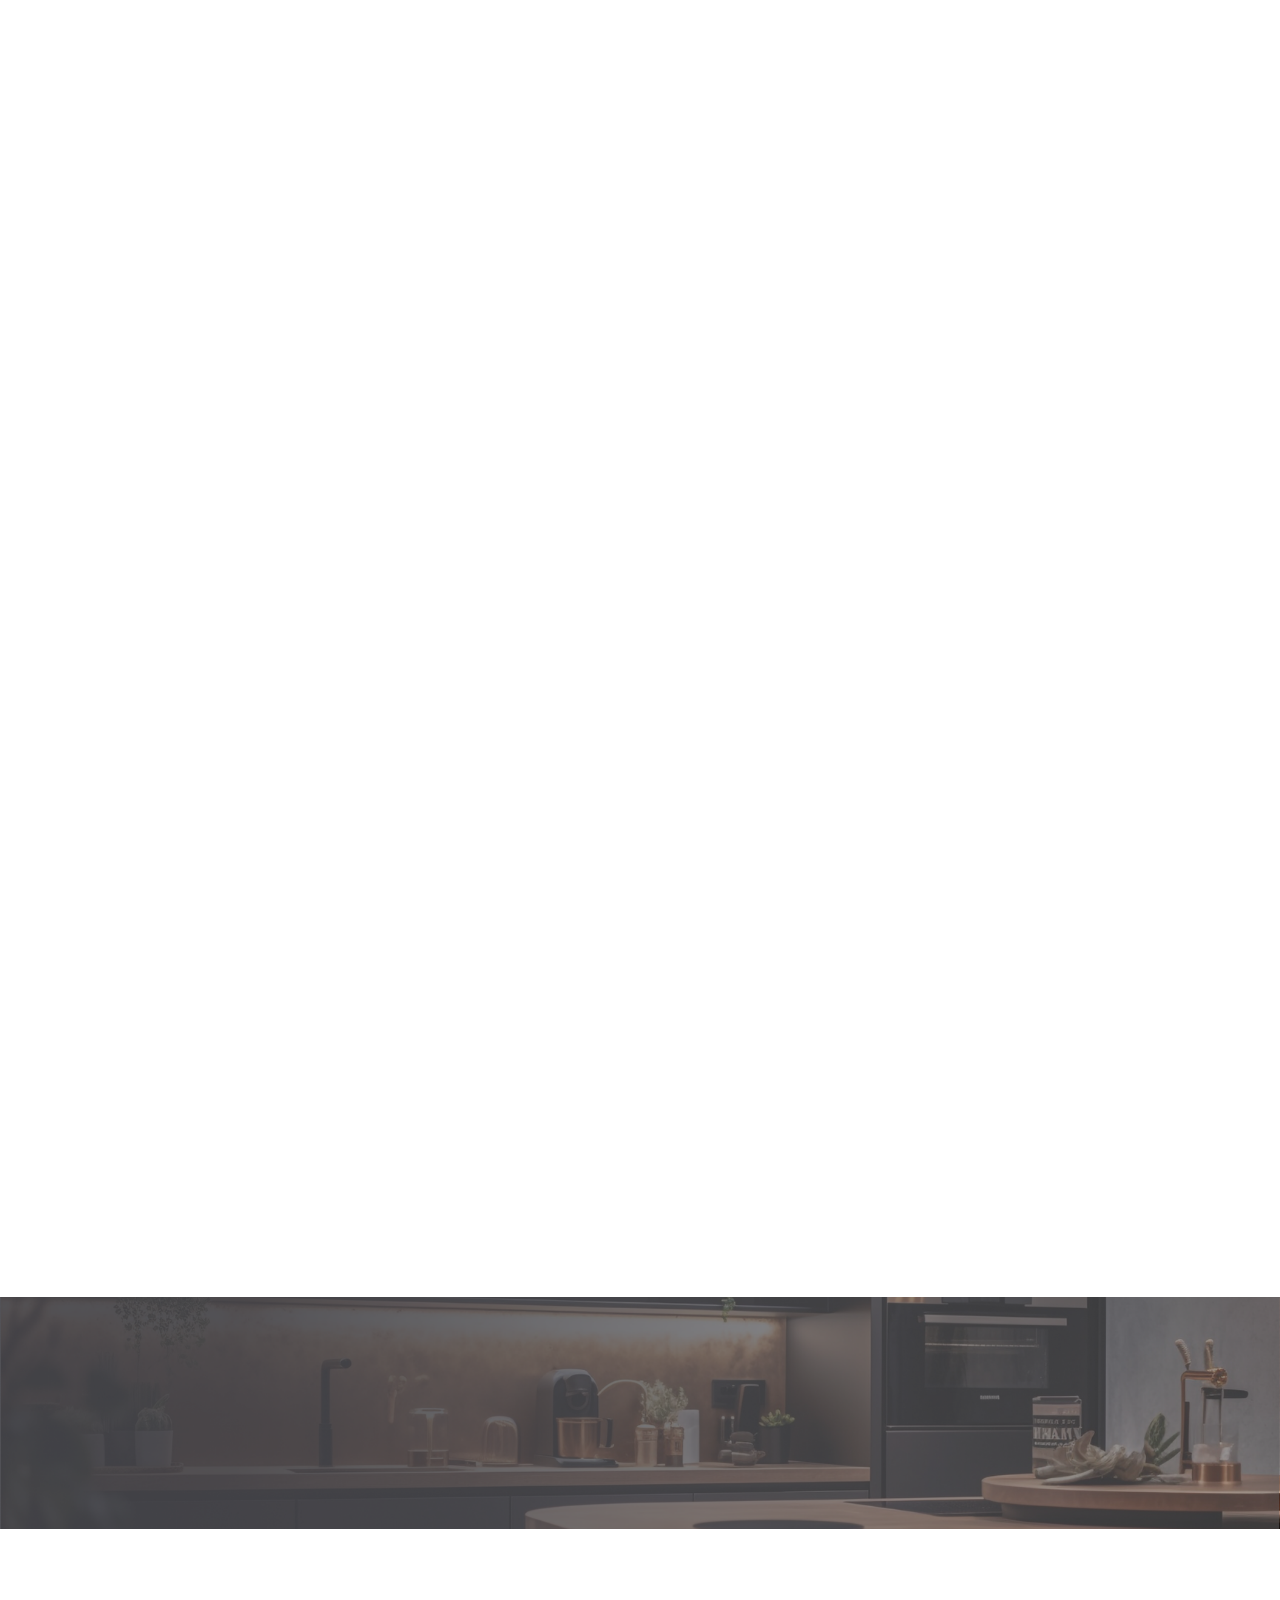
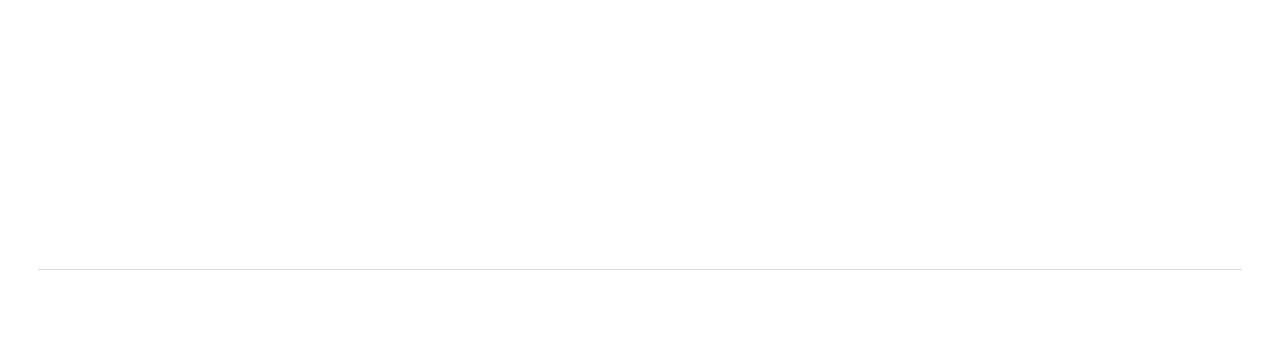
<file: html/blog.html>
<!DOCTYPE html>
<html lang="en">
    <head>
    <title>Design9 Space World</title>
    <meta charset="utf-8">
    <meta name="viewport" content="width=device-width, initial-scale=1">
    <link rel="stylesheet" href="css/bootstrap.min.css">
    <link rel="stylesheet" href="css/font-awesome.min.css">
    <link rel="stylesheet" type="text/css" href="css/slick.css">
    <link rel="stylesheet" type="text/css" href="css/slick-theme.css">
    <link rel="stylesheet" type="text/css" href="css/animate.min.css">
    <link rel="stylesheet" href="css/style.css">
    <link rel="stylesheet" href="css/responsive.css">
    </head>
    <body>

        <header>
            <div class="navbar-wrapper" id="sticky-header">
                <div class="container">
                    <nav class="navbar navbar-expand-lg navbar-light">
                        <a class="navbar-brand" href="index.html"><img src="images/logo.png" alt=""></a>
                        <div class="white-btn"><a href="contact-us.html">Speak to our expert <i class="fa fa-long-arrow-right" aria-hidden="true"></i></a></div>
                        <div class="burger pointer"><i class="fa fa-bars" aria-hidden="true"></i></div>
                    </nav>
                </div>
            </div>
        </header>
        <div id="overlay"></div>
        <div id="sidenav">
            <div class="navhead">
                <div class="close pointer right">
                    <div class="cross left"></div>
                    <div class="cross right"></div>
                </div>
                <div class="sidenav-logo">
                    <a href="index.html"><img src="images/logo.png" alt="Mydala"></a>
                </div>
            </div>
            <div class="list-reset-wrap">
                <ul class="list-reset muted m0">
                    <li><a href="index.html"><span class="label">Home</span></a></li>
                    <li><a href="about-us.html"> <span class="label">About Us</span></a></li>
                    <li><a href="contact-us.html"> <span class="label">Contact Us</span></a></li>
                    <li class="active"><a href="blog.html"> <span class="label">Blog</span></a></li>
                    <li><a href="get-estimate-form.html"> <span class="label">Get Estimate</span></a></li>
                    <li><a href="custom-furniture.html"> <span class="label">Custom Furniture</span></a></li>
                </ul>
            </div>

        </div>

        <div class="main-container">
            <section class="main-blog-wrapper">
                <div class="container">
                    <h1 class="section-title wow fadeInUp text-center">News Insights From <span class="text-orange">Design9 Space World</span></h1>
                    <div class="main-blog">
                        <div class="row">
                            <div class="col-12 col-lg-5">
                                <div class="blog-img wow fadeInUp"><img src="images/blog-img.png" alt=""></div>
                            </div>
                            <div class="col-12 col-lg-7">
                                <div class="blog-content wow fadeInUp">
                                    <h2>Lorem Ipsum has been the industry's standard dummy text ever since the 1500s, when an unknown make a ever type specimen book.</h2>
                                    <div class="date-wrapper">
                                        <ul>
                                            <li>
                                                <div class="date-box">
                                                    <div class="icon"><i class="fa fa-calendar-minus-o" aria-hidden="true"></i></div>
                                                    <div class="date">24 Oct,2021</div>
                                                </div>
                                            </li>
                                            <li>
                                                <div class="date-box comment-box">
                                                    <div class="icon"><i class="fa fa-comment-o" aria-hidden="true"></i></div>
                                                    <div class="date">136 COMMENTS</div>
                                                </div>
                                            </li>
                                        </ul>                                        
                                    </div>
                                    <div class="author-wrapper">
                                        <div class="author-wrap">
                                            <div class="icon"><img src="images/windy-bond.png" alt=""></div>
                                            <div class="author-name">By Windy Bond</div>
                                        </div>
                                        <div class="black-btn"><a href="javascript:void(0)">Read More <i class="fa fa-long-arrow-right" aria-hidden="true"></i></a></div>
                                    </div>
                                </div>
                            </div>
                        </div>
                    </div>
                </div>
            </section>

            <section class="blog-list-wrapper">
                <div class="container">
                    <div class="blog-list">
                        <div class="row">
                            <div class="col-12 col-md-6 col-lg-4">
                                <div class="blog-box wow fadeInUp">
                                    <div class="img"><img src="images/Finding-the-Best-Home-Furniture-Company-Near-You-in-Delhi.png" alt=""></div>
                                    <div class="blog-content">
                                        <div class="category-wrapper">
                                            <ul>
                                                <li class="category">Travel</li>
                                                <li class="date">23 March 2025</li>
                                            </ul>
                                        </div>
                                        <h3>Finding the Best Home Furniture Company Near You in Delhi</h3>
                                        <div class="content">At our interior design firm, we know that selecting the right furniture is crucial for creating a comfortable and stylish home. If you’re looking for</div>
                                        <div class="author-name">Author By Windy Bond</div>
                                        <div class="read-more"><a href="blog-best-home-furniture-company-delhi.html">Read More...</a></div>
                                    </div>
                                </div>
                            </div>
                            <div class="col-12 col-md-6 col-lg-4">
                                <div class="blog-box wow fadeInUp">
                                    <div class="img"><img src="images/Innovative-Home-Decor-Solutions-in-Dwarka-Delhi.png" alt=""></div>
                                    <div class="blog-content">
                                        <div class="category-wrapper">
                                            <ul>
                                                <li class="category">Travel</li>
                                                <li class="date">23 March 2025</li>
                                            </ul>
                                        </div>
                                        <h3>Innovative Home Decor Solutions in Dwarka, Delhi</h3>
                                        <div class="content">At our interior design firm, we believe that home decor plays a crucial role in creating a welcoming and stylish living environment. Dwarka, a</div>
                                        <div class="author-name">Author By Windy Bond</div>
                                        <div class="read-more"><a href="blog-innovative-home-decor-solutions-in-dwarka-delhi.html">Read More...</a></div>
                                    </div>
                                </div>
                            </div>
                            <div class="col-12 col-md-6 col-lg-4">
                                <div class="blog-box wow fadeInUp" data-wow-delay="0.4s">
                                    <div class="img"><img src="images/Affordable-Home-Furniture-in-Dwarka.png" alt=""></div>
                                    <div class="blog-content">
                                        <div class="category-wrapper">
                                            <ul>
                                                <li class="category">Travel</li>
                                                <li class="date">23 March 2025</li>
                                            </ul>
                                        </div>
                                        <h3>Top Picks for Affordable Home Furniture in Dwarka</h3>
                                        <div class="content">At our interior design firm, we understand that creating a stylish and functional home doesn’t have to break the bank. Dwarka, a bustling</div>
                                        <div class="author-name">Author By Windy Bond</div>
                                        <div class="read-more"><a href="javascrip:void(0)">Read More...</a></div>
                                    </div>
                                </div>
                            </div>
                            <div class="col-12 col-md-6 col-lg-4">
                                <div class="blog-box wow fadeInUp">
                                    <div class="img"><img src="images/blog-img-04.png" alt=""></div>
                                    <div class="blog-content">
                                        <div class="category-wrapper">
                                            <ul>
                                                <li class="category">Travel</li>
                                                <li class="date">23 March 2025</li>
                                            </ul>
                                        </div>
                                        <h3>Train Or Bus Journey? Which one suits?</h3>
                                        <div class="content">The choice between a train or bus journey depends on various factors such as the distance of the journey, the time available, the cost, and person</div>
                                        <div class="author-name">Author By Windy Bond</div>
                                        <div class="read-more"><a href="javascrip:void(0)">Read More...</a></div>
                                    </div>
                                </div>
                            </div>
                            <div class="col-12 col-md-6 col-lg-4">
                                <div class="blog-box wow fadeInUp" data-wow-delay="0.2s">
                                    <div class="img"><img src="images/blog-img-05.png" alt=""></div>
                                    <div class="blog-content">
                                        <div class="category-wrapper">
                                            <ul>
                                                <li class="category">Travel</li>
                                                <li class="date">23 March 2025</li>
                                            </ul>
                                        </div>
                                        <h3>Train Or Bus Journey? Which one suits?</h3>
                                        <div class="content">The choice between a train or bus journey depends on various factors such as the distance of the journey, the time available, the cost, and person</div>
                                        <div class="author-name">Author By Windy Bond</div>
                                        <div class="read-more"><a href="javascrip:void(0)">Read More...</a></div>
                                    </div>
                                </div>
                            </div>
                            <div class="col-12 col-md-6 col-lg-4">
                                <div class="blog-box wow fadeInUp" data-wow-delay="0.4s">
                                    <div class="img"><img src="images/blog-img-06.png" alt=""></div>
                                    <div class="blog-content">
                                        <div class="category-wrapper">
                                            <ul>
                                                <li class="category">Travel</li>
                                                <li class="date">23 March 2025</li>
                                            </ul>
                                        </div>
                                        <h3>Train Or Bus Journey? Which one suits?</h3>
                                        <div class="content">The choice between a train or bus journey depends on various factors such as the distance of the journey, the time available, the cost, and person</div>
                                        <div class="author-name">Author By Windy Bond</div>
                                        <div class="read-more"><a href="javascrip:void(0)">Read More...</a></div>
                                    </div>
                                </div>
                            </div>
                            <div class="col-12 col-md-6 col-lg-4">
                                <div class="blog-box wow fadeInUp">
                                    <div class="img"><img src="images/blog-img-07.png" alt=""></div>
                                    <div class="blog-content">
                                        <div class="category-wrapper">
                                            <ul>
                                                <li class="category">Travel</li>
                                                <li class="date">23 March 2025</li>
                                            </ul>
                                        </div>
                                        <h3>Train Or Bus Journey? Which one suits?</h3>
                                        <div class="content">The choice between a train or bus journey depends on various factors such as the distance of the journey, the time available, the cost, and person</div>
                                        <div class="author-name">Author By Windy Bond</div>
                                        <div class="read-more"><a href="javascrip:void(0)">Read More...</a></div>
                                    </div>
                                </div>
                            </div>
                            <div class="col-12 col-md-6 col-lg-4">
                                <div class="blog-box wow fadeInUp" data-wow-delay="0.2s">
                                    <div class="img"><img src="images/blog-img-08.png" alt=""></div>
                                    <div class="blog-content">
                                        <div class="category-wrapper">
                                            <ul>
                                                <li class="category">Travel</li>
                                                <li class="date">23 March 2025</li>
                                            </ul>
                                        </div>
                                        <h3>Train Or Bus Journey? Which one suits?</h3>
                                        <div class="content">The choice between a train or bus journey depends on various factors such as the distance of the journey, the time available, the cost, and person</div>
                                        <div class="author-name">Author By Windy Bond</div>
                                        <div class="read-more"><a href="javascrip:void(0)">Read More...</a></div>
                                    </div>
                                </div>
                            </div>
                            <div class="col-12 col-md-6 col-lg-4">
                                <div class="blog-box wow fadeInUp" data-wow-delay="0.4s">
                                    <div class="img"><img src="images/blog-img-09.png" alt=""></div>
                                    <div class="blog-content">
                                        <div class="category-wrapper">
                                            <ul>
                                                <li class="category">Travel</li>
                                                <li class="date">23 March 2025</li>
                                            </ul>
                                        </div>
                                        <h3>Train Or Bus Journey? Which one suits?</h3>
                                        <div class="content">The choice between a train or bus journey depends on various factors such as the distance of the journey, the time available, the cost, and person</div>
                                        <div class="author-name">Author By Windy Bond</div>
                                        <div class="read-more"><a href="javascrip:void(0)">Read More...</a></div>
                                    </div>
                                </div>
                            </div>
                            <div class="col-12 col-md-6 col-lg-4">
                                <div class="blog-box wow fadeInUp">
                                    <div class="img"><img src="images/blog-img-01.png" alt=""></div>
                                    <div class="blog-content">
                                        <div class="category-wrapper">
                                            <ul>
                                                <li class="category">Travel</li>
                                                <li class="date">23 March 2025</li>
                                            </ul>
                                        </div>
                                        <h3>Train Or Bus Journey? Which one suits?</h3>
                                        <div class="content">The choice between a train or bus journey depends on various factors such as the distance of the journey, the time available, the cost, and person</div>
                                        <div class="author-name">Author By Windy Bond</div>
                                        <div class="read-more"><a href="javascrip:void(0)">Read More...</a></div>
                                    </div>
                                </div>
                            </div>
                            <div class="col-12 col-md-6 col-lg-4">
                                <div class="blog-box wow fadeInUp" data-wow-delay="0.2s">
                                    <div class="img"><img src="images/blog-img-02.png" alt=""></div>
                                    <div class="blog-content">
                                        <div class="category-wrapper">
                                            <ul>
                                                <li class="category">Travel</li>
                                                <li class="date">23 March 2025</li>
                                            </ul>
                                        </div>
                                        <h3>Train Or Bus Journey? Which one suits?</h3>
                                        <div class="content">The choice between a train or bus journey depends on various factors such as the distance of the journey, the time available, the cost, and person</div>
                                        <div class="author-name">Author By Windy Bond</div>
                                        <div class="read-more"><a href="javascrip:void(0)">Read More...</a></div>
                                    </div>
                                </div>
                            </div>
                            <div class="col-12 col-md-6 col-lg-4">
                                <div class="blog-box wow fadeInUp" data-wow-delay="0.4s">
                                    <div class="img"><img src="images/blog-img-03.png" alt=""></div>
                                    <div class="blog-content">
                                        <div class="category-wrapper">
                                            <ul>
                                                <li class="category">Travel</li>
                                                <li class="date">23 March 2025</li>
                                            </ul>
                                        </div>
                                        <h3>Train Or Bus Journey? Which one suits?</h3>
                                        <div class="content">The choice between a train or bus journey depends on various factors such as the distance of the journey, the time available, the cost, and person</div>
                                        <div class="author-name">Author By Windy Bond</div>
                                        <div class="read-more"><a href="javascrip:void(0)">Read More...</a></div>
                                    </div>
                                </div>
                            </div>
                        </div>
                    </div>
                </div>                
            </section>

            <section class="get-in-touch-wrapper">
                <div class="container">
                    <div class="row align-items-center">
                        <div class="col-12 col-lg-8">
                            <div class="get-in-touch-left wow fadeInUp">
                                <h1 class="section-title">Get in touch with us to view more Collection & Customization options.</h1>
                            </div>
                        </div>
                        <div class="col-12 col-lg-4">
                            <div class="get-in-touch-right wow fadeInUp">
                                <div class="orange-btn wow fadeInUp"><a href="javascript:void(0)">Contact Us <i class="fa fa-long-arrow-right" aria-hidden="true"></i></a></div>
                            </div>
                        </div>
                    </div>
                </div>
            </section>

        </div>

        <footer>
            <div class="container">
                <div class="middle-footer">
                    <div class="row">
                        <div class="col-12 col-md-6 col-lg-3">
                            <div class="about-foot">
                                <div class="footer-logo wow fadeInUp"><a href="#"><img src="images/logo.png" alt=""></a></div>
                                <div class="footer-about wow fadeInUp">
                                    <p>At Design9 Space World, we transcend ordinary living spaces into realms of artistic grandeur and functionality...</p>
                                </div>

                            </div>
                        </div>
                        <div class="col-12 col-md-6 col-lg-3">
                            <div class="quick-link">
                                <h6 class="wow fadeInUp">Services</h6>
                                <div class="links wow fadeInUp">
                                    <ul>
                                        <li class="active"><a href="#">BEDS</a></li>
                                        <li><a href="#">MODULAR KITCHEN</a></li>
                                        <li><a href="#">WARDROBES</a></li>
                                        <li><a href="#">ARM CHAIRS & POUFS</a></li>
                                        <li><a href="#">COFFEE TABLES</a></li>
                                        <li><a href="#">DINING TABLES</a></li>
                                        <li><a href="#">SIDE BOARDS & CONSOLES</a></li>
                                        <li><a href="#">SOFAS & CHAISE</a></li>
                                    </ul>
                                </div>
                            </div>
                        </div>
                        <div class="col-12 col-md-6 col-lg-3">
                            <div class="quick-link">
                                <h6 class="wow fadeInUp">Quick Links</h6>
                                <div class="links wow fadeInUp">
                                    <ul>
                                        <li><a href="about-us.html">About Us</a></li>
                                        <li><a href="contact-us.html">Contact Us</a></li>
                                        <li><a href="blog.html">Blog</a></li>
                                        <li><a href="get-estimate-form.html">Get Estimate</a></li>
                                        <li><a href="custom-furniture.html">Custom Furniture</a></li>
                                    </ul>
                                </div>
                            </div>
                        </div>
                        <div class="col-12 col-md-6 col-lg-3">
                            <div class="quick-link">
                                <h6 class="wow fadeInUp">Follow Us</h6>
                                <div class="social-media-links wow fadeInUp">
                                    <ul>
                                        <li><a href="https://rb.gy/xpeaq" target="_blank"><i class="fa fa-facebook" aria-hidden="true"></i> Facebook</a></li>
                                        <li><a href="https://www.youtube.com/@Design9SpaceWorld" target="_blank"><i class="fa fa-youtube-play" aria-hidden="true"></i> YouTube</a> </li>
                                        <li><a href="https://rb.gy/zz7c6" target="_blank"><i class="fa fa-instagram" aria-hidden="true"></i> Instagram</a></li>
                                        <!--<li><a href="javascript:void(0)"><i class="fa fa-linkedin-square" aria-hidden="true"></i> Linkedin</a></li>-->
                                    </ul>
                                </div>
                            </div>
                        </div>
                    </div>
                </div>

                <div class="copyright-wrapper">
                    <div class="row">
                        <div class="col-12 col-sm-12 col-md-12 col-lg-5">
                            <div class="copyright wow fadeInLeft">Copyright © 2025 Design9spaceworld. All Rights Reserved.</div>
                        </div>
                        <div class="col-12 col-sm-12 col-md-12 col-lg-7">
                            <div class="foot-link wow fadeInRight">
                                <ul>
                                    <li><a href="javascript:void(0)">Terms & Conditions</a></li>
                                    <li><a href="javascript:void(0)">Privacy Policy</a></li>
                                </ul>
                            </div>
                        </div>
                    </div>
                </div>

            </div>
        </footer>

        <script src="js/jquery.min.js"></script>
        <script src="js/popper.min.js"></script>
        <script src="js/bootstrap.bundle.min.js"></script>
        <script src="js/jquery.sticky.js"></script>
        <script src="js/slick.js" type="text/javascript"></script>
        <script src="js/custom.js" type="text/javascript"></script>
        <!-- wow animation -->
        <script src="js/wow.min.js" type="text/javascript"></script>
    </body>
</html>
</file>
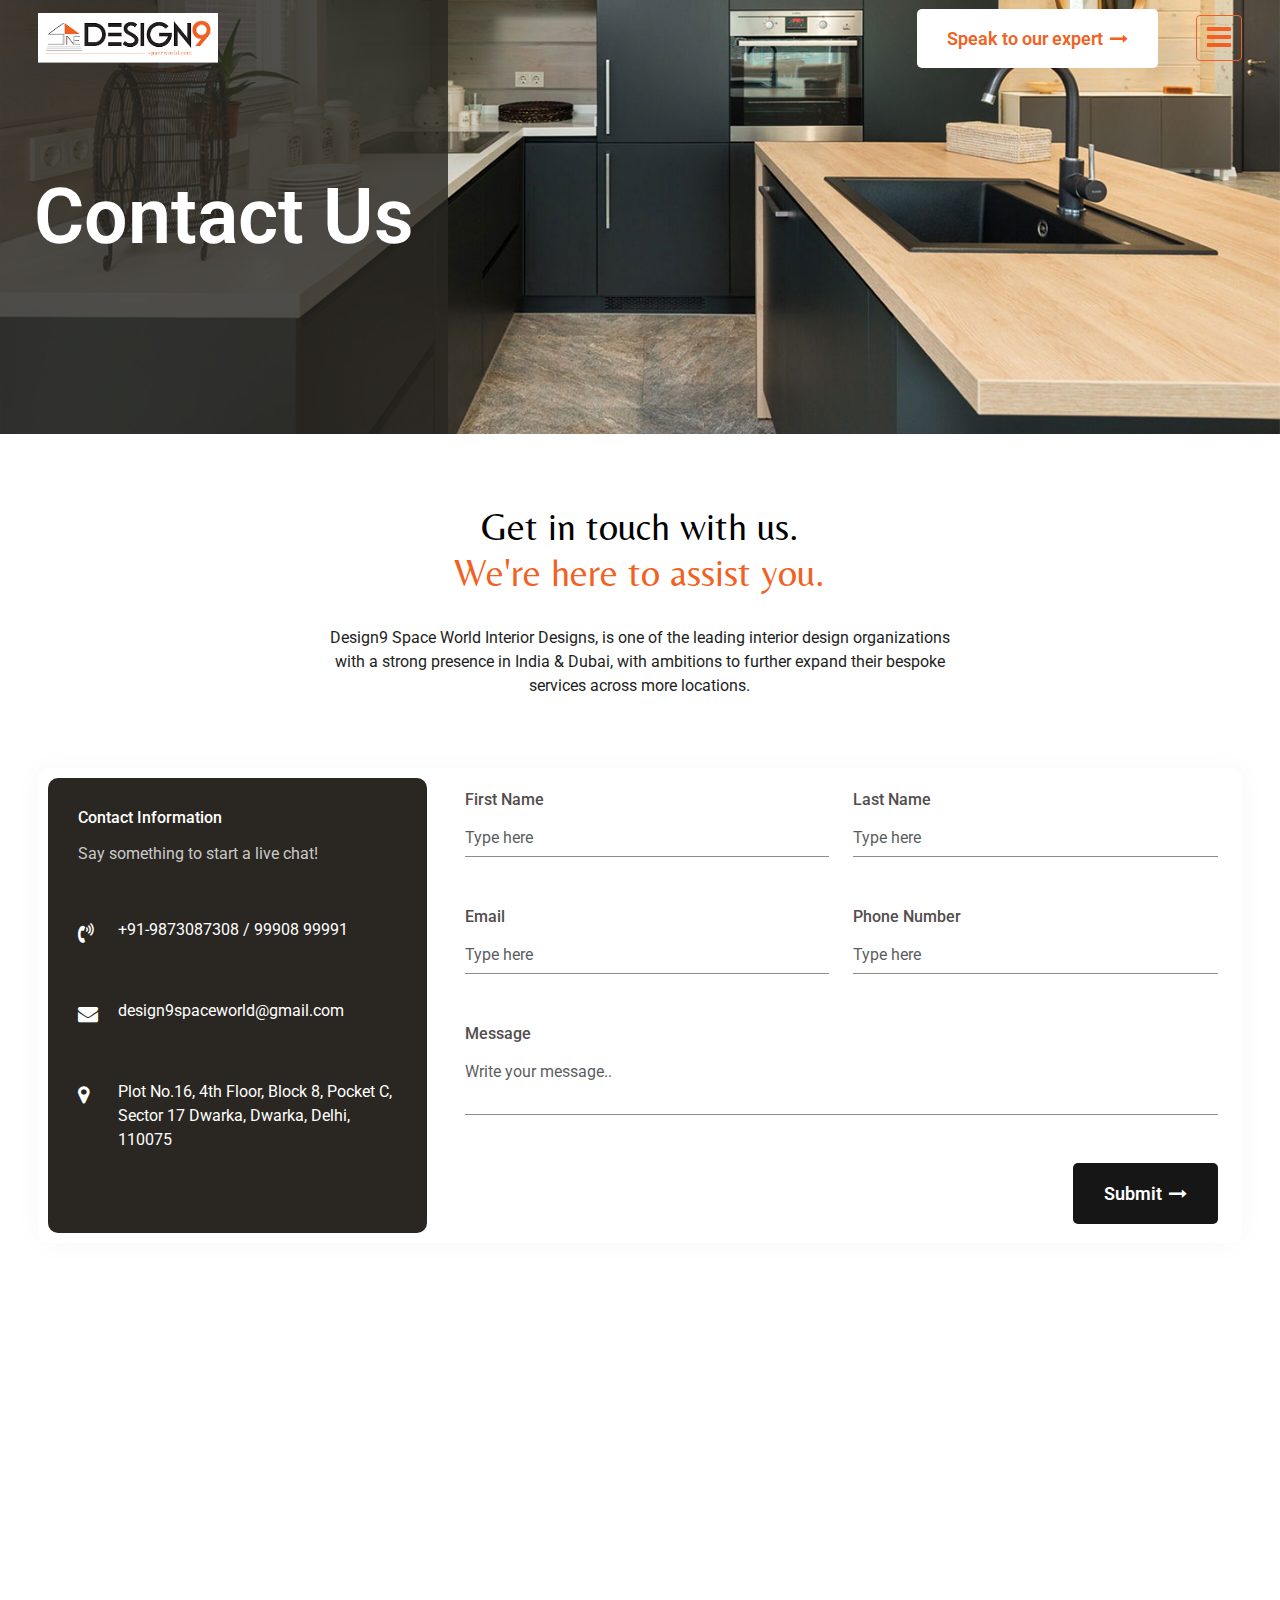
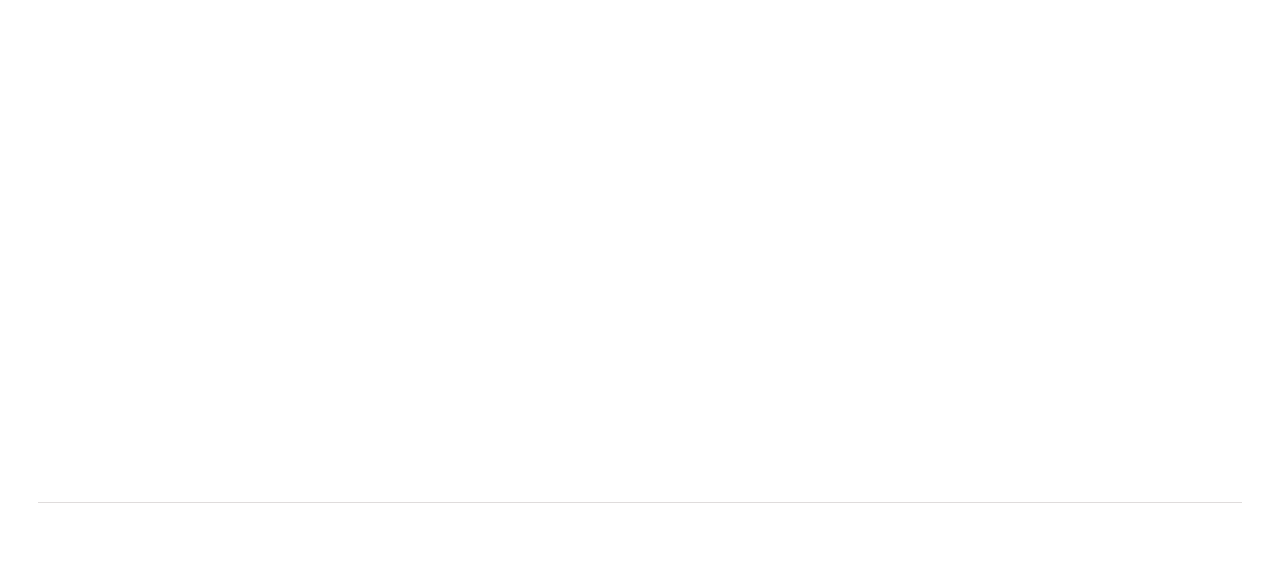
<file: html/contact-us.html>
<!DOCTYPE html>
<html lang="en">
    <head>
    <title>Design9 Space World</title>
    <meta charset="utf-8">
    <meta name="viewport" content="width=device-width, initial-scale=1">
    <link rel="stylesheet" href="css/bootstrap.min.css">
    <link rel="stylesheet" href="css/font-awesome.min.css">
    <link rel="stylesheet" type="text/css" href="css/slick.css">
    <link rel="stylesheet" type="text/css" href="css/slick-theme.css">
    <link rel="stylesheet" type="text/css" href="css/animate.min.css">
    <link rel="stylesheet" href="css/style.css">
    <link rel="stylesheet" href="css/responsive.css">
    </head>
    <body>

        <header>
            <div class="navbar-wrapper" id="sticky-header">
                <div class="container">
                    <nav class="navbar navbar-expand-lg navbar-light">
                        <a class="navbar-brand" href="index.html"><img src="images/logo.png" alt=""></a>
                        <div class="white-btn"><a href="contact-us.html">Speak to our expert <i class="fa fa-long-arrow-right" aria-hidden="true"></i></a></div>
                        <div class="burger pointer"><i class="fa fa-bars" aria-hidden="true"></i></div>
                    </nav>
                </div>
            </div>
        </header>
        <div id="overlay"></div>
        <div id="sidenav">
            <div class="navhead">
                <div class="close pointer right">
                    <div class="cross left"></div>
                    <div class="cross right"></div>
                </div>
                <div class="sidenav-logo">
                    <a href="index.html"><img src="images/logo.png" alt="Mydala"></a>
                </div>
            </div>
            <div class="list-reset-wrap">
                <ul class="list-reset muted m0">
                    <li><a href="index.html"><span class="label">Home</span></a></li>
                    <li><a href="about-us.html"> <span class="label">About Us</span></a></li>
                    <li class="active"><a href="contact-us.html"> <span class="label">Contact Us</span></a></li>
                    <li><a href="blog.html"> <span class="label">Blog</span></a></li>
                    <li><a href="get-estimate-form.html"> <span class="label">Get Estimate</span></a></li>
                    <li><a href="custom-furniture.html"> <span class="label">Custom Furniture</span></a></li>
                </ul>
            </div>

        </div>

        <div class="main-container">
            <section class="inner-banner-wrapper">
                <div class="inner-banner-content">
                    <h1 class="section-title wow fadeInUp">Contact Us</h1> 
                </div>
                <div class="banner-img"><img src="images/contact-us-banner.jpg" alt=""></div>
            </section>

            <section class="we-are-wrapper">
                <div class="container">
                    <h1 class="section-title wow fadeInUp">Get in touch with us. 
                    <br><span class="text-orange">We're here to assist you.</span></h1>
                    <div class="content wow fadeInUp">
                        <p>Design9 Space World Interior Designs, is one of the leading interior design organizations
                            <br>with a strong presence in India & Dubai, with ambitions to further expand their bespoke 
                            <br>services across more locations.</p>
                    </div>
                </div>
            </section>

            <section class="contact-information-wrapper">
                <div class="container">
                    <div class="contact-information-wrap">
                        <div class="row align-items-center">
                            <div class="col-12 col-lg-4">
                                <div class="contact-information wow fadeInUp">
                                    <h6>Contact Information</h6>
                                    <div class="contact-info say-something">Say something to start a live chat!</div>
                                    <div class="contact-info">
                                        <div class="icon"><i class="fa fa-volume-control-phone" aria-hidden="true"></i></div>
                                        <div class="info"><a href="tel:+919873087308">+91-9873087308</a> / <a href="tel:99908 99991">99908 99991</a></div>
                                    </div>
                                    <div class="contact-info">
                                        <div class="icon"><i class="fa fa-envelope" aria-hidden="true"></i></div>
                                        <div class="info"><a href="mailto:design9spaceworld@gmail.com">design9spaceworld@gmail.com</a></div>
                                    </div>
                                    <div class="contact-info">
                                        <div class="icon"><i class="fa fa-map-marker" aria-hidden="true"></i></div>
                                        <div class="info">Plot No.16, 4th Floor, Block 8, Pocket C, Sector 17 Dwarka, Dwarka, Delhi, 110075</div>
                                    </div>
                                </div>
                            </div>
                            <div class="col-12 col-lg-8">
                                <div class="contact-form wow fadeInUp">
                                     <form>
                                        <div class="row">
                                            <div class="col-12 col-md-6 mb-5">
                                                <label for="first-name" class="form-label">First Name</label>
                                                <input type="text" class="form-control" id="first-name" placeholder="Type here" name="first-name">
                                            </div>
                                            <div class="col-12 col-md-6 mb-5">
                                                <label for="last-name" class="form-label">Last Name</label>
                                                <input type="text" class="form-control" id="last-name" placeholder="Type here" name="last-name">
                                            </div>
                                        </div>
                                        <div class="row">
                                            <div class="col-12 col-md-6 mb-5">
                                                <label for="email" class="form-label">Email</label>
                                                <input type="email" class="form-control" id="email" placeholder="Type here" name="email">
                                            </div>
                                            <div class="col-12 col-md-6 mb-5">
                                                <label for="phone-number" class="form-label">Phone Number</label>
                                                <input type="tel" class="form-control" id="phone-number" placeholder="Type here" name="phone-number">
                                            </div>
                                        </div>
                                        <div class="row">
                                            <div class="col-12 col-md-12 mb-5">
                                                <label for="comment" class="form-label">Message</label>
                                                 <textarea class="form-control" rows="2" id="comment" name="text" placeholder="Write your message.."></textarea> 
                                            </div>
                                        </div>
                                        <div class="row">
                                            <div class="col-12 col-md-12 text-end">
                                                <button type="submit" class="btn btn-black">Submit <i class="fa fa-long-arrow-right" aria-hidden="true"></i></button>
                                            </div>
                                        </div>
                                    </form> 
                                </div>
                            </div>
                        </div>
                    </div>
                </div>
            </section>

            <section class="map-wrapper wow fadeInUp">
                <iframe src="https://www.google.com/maps/embed?pb=!1m18!1m12!1m3!1d3503.3452040303846!2d77.02870617458652!3d28.589419086038884!2m3!1f0!2f0!3f0!3m2!1i1024!2i768!4f13.1!3m3!1m2!1s0x390d1b72676f327d%3A0xdd5a1d4405eacd2c!2sDesign9%20Space%20World!5e0!3m2!1sen!2sin!4v1751479898055!5m2!1sen!2sin" width="600" height="450" style="border:0;" allowfullscreen="" loading="lazy" referrerpolicy="no-referrer-when-downgrade"></iframe>
            </section>

        </div>

        <footer>
            <div class="container">
                <div class="middle-footer">
                    <div class="row">
                        <div class="col-12 col-md-6 col-lg-3">
                            <div class="about-foot">
                                <div class="footer-logo wow fadeInUp"><a href="#"><img src="images/logo.png" alt=""></a></div>
                                <div class="footer-about wow fadeInUp">
                                    <p>At Design9 Space World, we transcend ordinary living spaces into realms of artistic grandeur and functionality...</p>
                                </div>

                            </div>
                        </div>
                        <div class="col-12 col-md-6 col-lg-3">
                            <div class="quick-link">
                                <h6 class="wow fadeInUp">Services</h6>
                                <div class="links wow fadeInUp">
                                    <ul>
                                        <li class="active"><a href="#">BEDS</a></li>
                                        <li><a href="#">MODULAR KITCHEN</a></li>
                                        <li><a href="#">WARDROBES</a></li>
                                        <li><a href="#">ARM CHAIRS & POUFS</a></li>
                                        <li><a href="#">COFFEE TABLES</a></li>
                                        <li><a href="#">DINING TABLES</a></li>
                                        <li><a href="#">SIDE BOARDS & CONSOLES</a></li>
                                        <li><a href="#">SOFAS & CHAISE</a></li>
                                    </ul>
                                </div>
                            </div>
                        </div>
                        <div class="col-12 col-md-6 col-lg-3">
                            <div class="quick-link">
                                <h6 class="wow fadeInUp">Quick Links</h6>
                                <div class="links wow fadeInUp">
                                    <ul>
                                        <li><a href="about-us.html">About Us</a></li>
                                        <li><a href="contact-us.html">Contact Us</a></li>
                                        <li><a href="blog.html">Blog</a></li>
                                        <li><a href="get-estimate-form.html">Get Estimate</a></li>
                                        <li><a href="custom-furniture.html">Custom Furniture</a></li>
                                    </ul>
                                </div>
                            </div>
                        </div>
                        <div class="col-12 col-md-6 col-lg-3">
                            <div class="quick-link">
                                <h6 class="wow fadeInUp">Follow Us</h6>
                                <div class="social-media-links wow fadeInUp">
                                    <ul>
                                        <li><a href="https://rb.gy/xpeaq" target="_blank"><i class="fa fa-facebook" aria-hidden="true"></i> Facebook</a></li>
                                        <li><a href="https://www.youtube.com/@Design9SpaceWorld" target="_blank"><i class="fa fa-youtube-play" aria-hidden="true"></i> YouTube</a> </li>
                                        <li><a href="https://rb.gy/zz7c6" target="_blank"><i class="fa fa-instagram" aria-hidden="true"></i> Instagram</a></li>
                                        <!--<li><a href="javascript:void(0)"><i class="fa fa-linkedin-square" aria-hidden="true"></i> Linkedin</a></li>-->
                                    </ul>
                                </div>
                            </div>
                        </div>
                    </div>
                </div>

                <div class="copyright-wrapper">
                    <div class="row">
                        <div class="col-12 col-sm-12 col-md-12 col-lg-5">
                            <div class="copyright wow fadeInLeft">Copyright © 2025 Design9spaceworld. All Rights Reserved.</div>
                        </div>
                        <div class="col-12 col-sm-12 col-md-12 col-lg-7">
                            <div class="foot-link wow fadeInRight">
                                <ul>
                                    <li><a href="javascript:void(0)">Terms & Conditions</a></li>
                                    <li><a href="javascript:void(0)">Privacy Policy</a></li>
                                </ul>
                            </div>
                        </div>
                    </div>
                </div>

            </div>
        </footer>

        <script src="js/jquery.min.js"></script>
        <script src="js/popper.min.js"></script>
        <script src="js/bootstrap.bundle.min.js"></script>
        <script src="js/jquery.sticky.js"></script>
        <script src="js/slick.js" type="text/javascript"></script>
        <script src="js/custom.js" type="text/javascript"></script>
        <!-- wow animation -->
        <script src="js/wow.min.js" type="text/javascript"></script>
    </body>
</html>
</file>
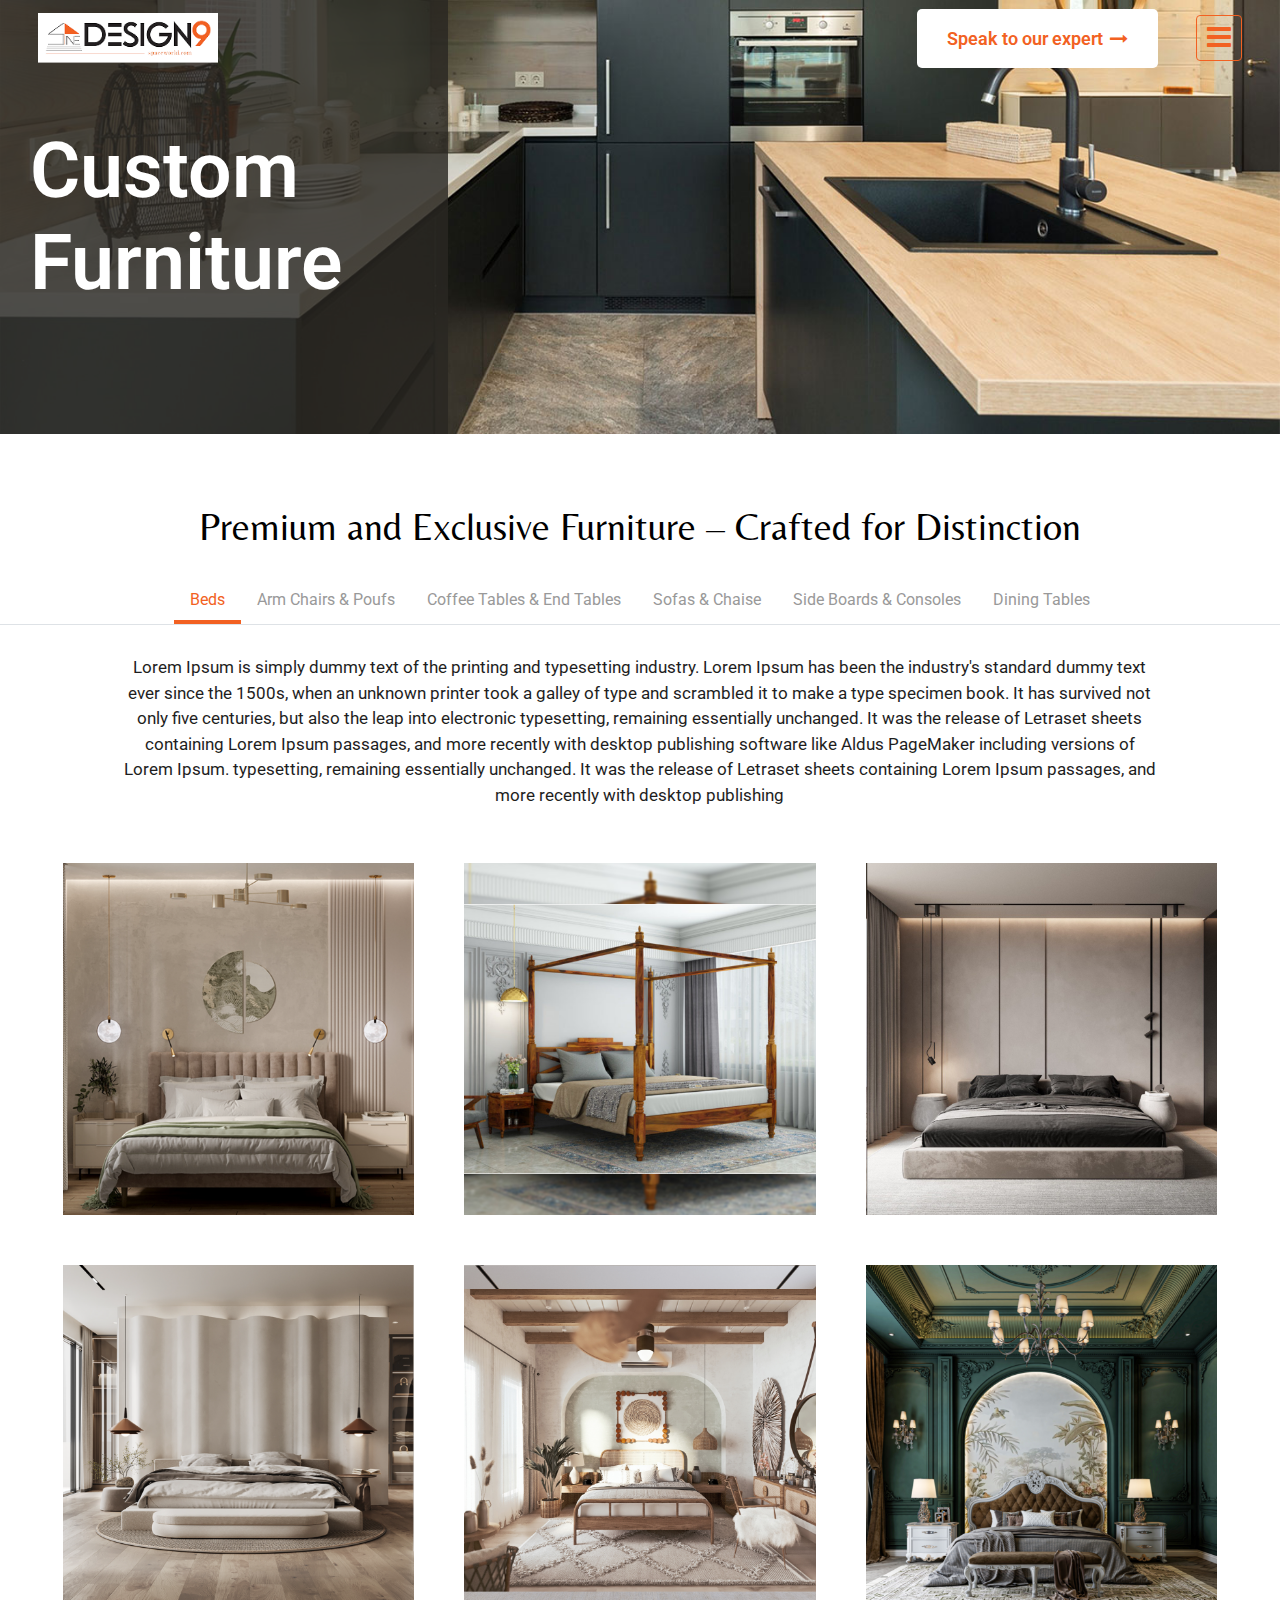
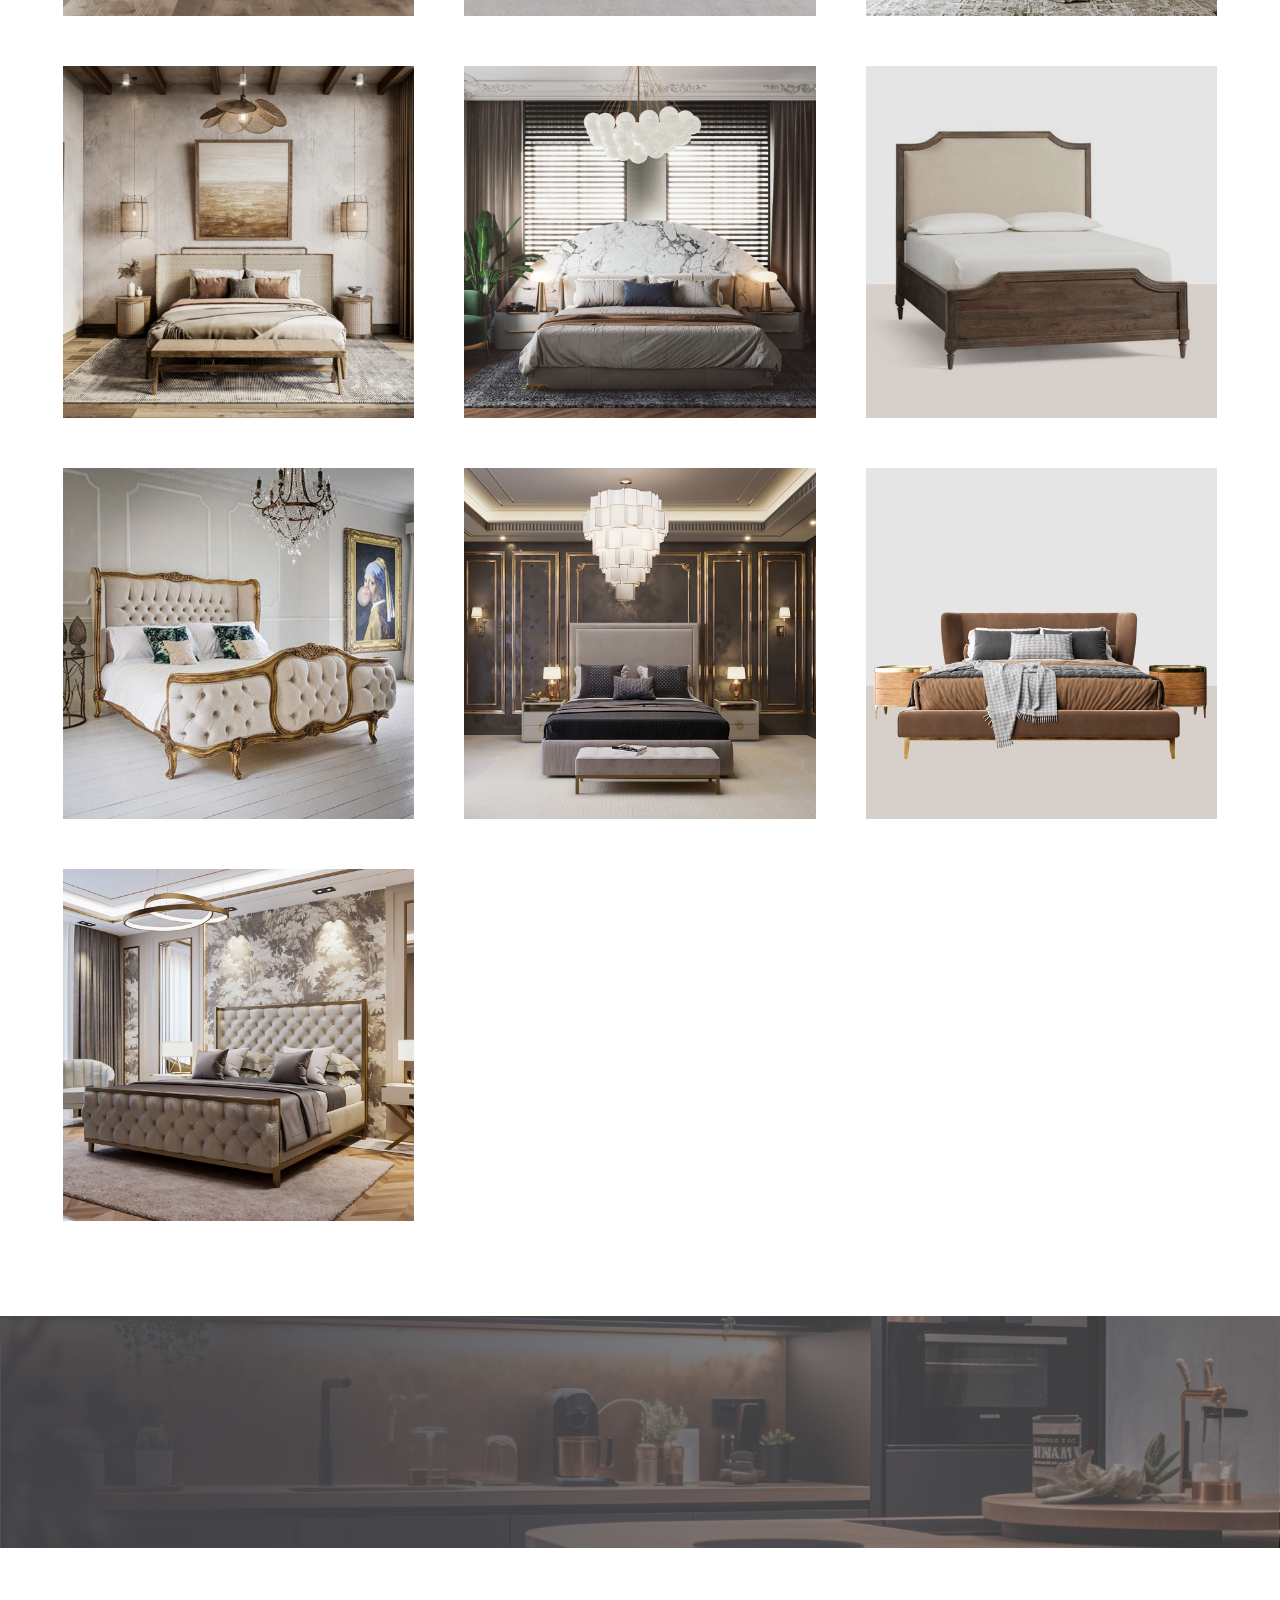
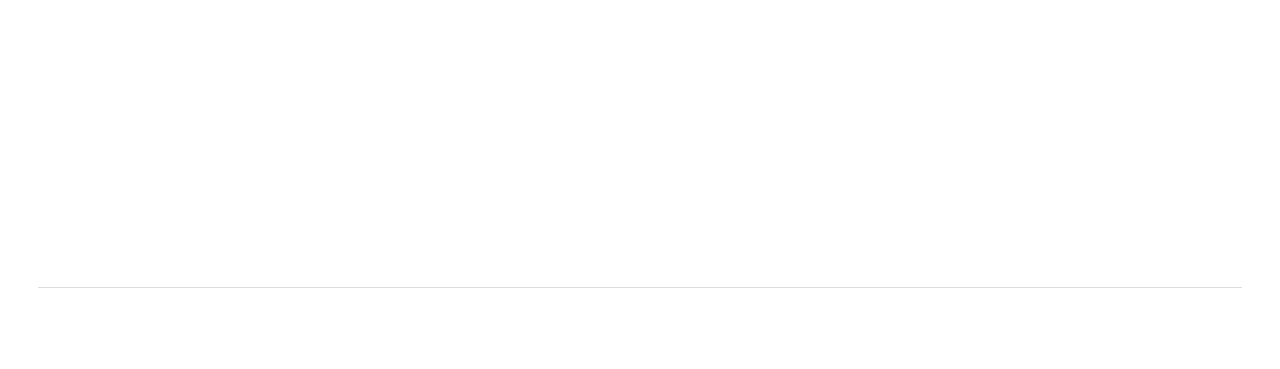
<file: html/custom-furniture.html>
<!DOCTYPE html>
<html lang="en">
    <head>
    <title>Design9 Space World</title>
    <meta charset="utf-8">
    <meta name="viewport" content="width=device-width, initial-scale=1">
    <link rel="stylesheet" href="css/bootstrap.min.css">
    <link rel="stylesheet" href="css/font-awesome.min.css">
    <link rel="stylesheet" type="text/css" href="css/slick.css">
    <link rel="stylesheet" type="text/css" href="css/slick-theme.css">
    <link rel="stylesheet" type="text/css" href="css/animate.min.css">
    <link rel="stylesheet" href="css/style.css">
    <link rel="stylesheet" href="css/responsive.css">
    </head>
    <body>

        <header>
            <div class="navbar-wrapper" id="sticky-header">
                <div class="container">
                    <nav class="navbar navbar-expand-lg navbar-light">
                        <a class="navbar-brand" href="index.html"><img src="images/logo.png" alt=""></a>
                        <div class="white-btn"><a href="contact-us.html">Speak to our expert <i class="fa fa-long-arrow-right" aria-hidden="true"></i></a></div>
                        <div class="burger pointer"><i class="fa fa-bars" aria-hidden="true"></i></div>
                    </nav>
                </div>
            </div>
        </header>
        <div id="overlay"></div>
        <div id="sidenav">
            <div class="navhead">
                <div class="close pointer right">
                    <div class="cross left"></div>
                    <div class="cross right"></div>
                </div>
                <div class="sidenav-logo">
                    <a href="index.html"><img src="images/logo.png" alt="Mydala"></a>
                </div>
            </div>
            <div class="list-reset-wrap">
                <ul class="list-reset muted m0">
                    <li><a href="index.html"><span class="label">Home</span></a></li>
                    <li><a href="about-us.html"> <span class="label">About Us</span></a></li>
                    <li><a href="contact-us.html"> <span class="label">Contact Us</span></a></li>
                    <li><a href="blog.html"> <span class="label">Blog</span></a></li>
                    <li><a href="get-estimate-form.html"> <span class="label">Get Estimate</span></a></li>
                    <li class="active"><a href="custom-furniture.html"> <span class="label">Custom Furniture</span></a></li>
                </ul>
            </div>

        </div>

        <div class="main-container">
            <section class="inner-banner-wrapper">
                <div class="inner-banner-content">
                    <h1 class="section-title wow fadeInUp">Custom Furniture</h1> 
                </div>
                <div class="banner-img"><img src="images/custom-furniture-banner.jpg" alt=""></div>
            </section>

            <section class="premium-exclusive-wrapper">
                <div class="container">
                    <h1 class="section-title wow fadeInUp">Premium and Exclusive Furniture – Crafted for Distinction</h1>
                </div>
                <div class="premium-exclusive">
                    <!-- Nav tabs (scrollable) -->
                    <div class="tab-nav-scroll-wrapper">
                        <ul class="nav nav-tabs flex-nowrap overflow-auto">
                            <li class="nav-item">
                                <a class="nav-link active" data-bs-toggle="tab" href="#home">Beds</a>
                            </li>
                            <li class="nav-item">
                                <a class="nav-link" data-bs-toggle="tab" href="#menu1">Arm Chairs & Poufs</a>
                            </li>
                            <li class="nav-item">
                                <a class="nav-link" data-bs-toggle="tab" href="#menu2">Coffee Tables & End Tables</a>
                            </li>
                            <li class="nav-item">
                                <a class="nav-link" data-bs-toggle="tab" href="#sofasandchaise">Sofas & Chaise</a>
                            </li>
                            <li class="nav-item">
                                <a class="nav-link" data-bs-toggle="tab" href="#sideboards">Side Boards & Consoles</a>
                            </li>
                            <li class="nav-item">
                                <a class="nav-link" data-bs-toggle="tab" href="#diningtables">Dining Tables</a>
                            </li>
                        </ul>
                    </div>
                    <!-- Tab panes remain unchanged -->

                    <!-- Tab panes -->
                    <div class="tab-content">
                        <div class="tab-pane container active" id="home">
                            <div class="premium-content">
                                <div class="section-top-content">Lorem Ipsum is simply dummy text of the printing and typesetting industry. Lorem Ipsum has been the industry's standard dummy text ever since the 1500s, when an unknown printer took a galley of type and scrambled it to make a type specimen book. It has survived not only five centuries, but also the leap into electronic typesetting, remaining essentially unchanged. It was the release of Letraset sheets containing Lorem Ipsum passages, and more recently with desktop publishing software like Aldus PageMaker including versions of Lorem Ipsum.  typesetting, remaining essentially unchanged. It was the release of Letraset sheets containing Lorem Ipsum passages, and more recently with desktop publishing </div>
                                <div class="premium-gallery">
                                    <div class="img"><img src="./images/Bed-1.png" alt=""></div>
                                    <div class="img"><img src="./images/Bed-4.png" alt=""></div>
                                    <div class="img"><img src="./images/Bed-6.png" alt=""></div>
                                    <div class="img"><img src="./images/Bed-8.png" alt=""></div>
                                    <div class="img"><img src="./images/Bed-10.png" alt=""></div>
                                    <div class="img"><img src="./images/Bed-11.png" alt=""></div>
                                    <div class="img"><img src="./images/Bed-13.png" alt=""></div>
                                    <div class="img"><img src="./images/Bed-14.png" alt=""></div>
                                    <div class="img"><img src="./images/D9B1.png" alt=""></div>
                                    <div class="img"><img src="./images/D9B2.png" alt=""></div>
                                    <div class="img"><img src="./images/D9B3.png" alt=""></div>
                                    <div class="img"><img src="./images/D9B4.png" alt=""></div>
                                    <div class="img"><img src="./images/D9B5.png" alt=""></div>
                                </div>
                            </div>
                        </div>
                        <div class="tab-pane container fade" id="menu1">
                            <div class="premium-content">
                                <div class="section-top-content">Lorem Ipsum is simply dummy text of the printing and typesetting industry. Lorem Ipsum has been the industry's standard dummy text ever since the 1500s, when an unknown printer took a galley of type and scrambled it to make a type specimen book. It has survived not only five centuries, but also the leap into electronic typesetting, remaining essentially unchanged. It was the release of Letraset sheets containing Lorem Ipsum passages, and more recently with desktop publishing software like Aldus PageMaker including versions of Lorem Ipsum.  typesetting, remaining essentially unchanged. It was the release of Letraset sheets containing Lorem Ipsum passages, and more recently with desktop publishing </div>
                                <div class="premium-gallery">
                                    <div class="img"><img src="./images/D9CH-01.png" alt=""></div>
                                    <div class="img"><img src="./images/D9CH-02.png" alt=""></div>
                                    <div class="img"><img src="./images/D9CH-03.png" alt=""></div>
                                    <div class="img"><img src="./images/D9CH-04.png" alt=""></div>
                                    <div class="img"><img src="./images/D9CH-05.png" alt=""></div>
                                    <div class="img"><img src="./images/D9CH-06.png" alt=""></div>
                                    <div class="img"><img src="./images/D9CH-07.png" alt=""></div>
                                    <div class="img"><img src="./images/D9CH-08.png" alt=""></div>
                                    <div class="img"><img src="./images/D9CH-09.png" alt=""></div>
                                    <div class="img"><img src="./images/D9CH-10.png" alt=""></div>
                                    <div class="img"><img src="./images/D9CH-11.png" alt=""></div>
                                    <div class="img"><img src="./images/D9CH-12.png" alt=""></div>
                                    <div class="img"><img src="./images/D9CH-13.png" alt=""></div>
                                    <div class="img"><img src="./images/D9CH-14.png" alt=""></div>
                                    <div class="img"><img src="./images/D9CH-15.png" alt=""></div>
                                    <div class="img"><img src="./images/D9CH-16.png" alt=""></div>
                                    <div class="img"><img src="./images/D9CH-17.png" alt=""></div>
                                    <div class="img"><img src="./images/D9CH-18.png" alt=""></div>
                                </div>
                            </div>
                        </div>
                        <div class="tab-pane container fade" id="menu2">
                            <div class="premium-content">
                                <div class="section-top-content">Lorem Ipsum is simply dummy text of the printing and typesetting industry. Lorem Ipsum has been the industry's standard dummy text ever since the 1500s, when an unknown printer took a galley of type and scrambled it to make a type specimen book. It has survived not only five centuries, but also the leap into electronic typesetting, remaining essentially unchanged. It was the release of Letraset sheets containing Lorem Ipsum passages, and more recently with desktop publishing software like Aldus PageMaker including versions of Lorem Ipsum.  typesetting, remaining essentially unchanged. It was the release of Letraset sheets containing Lorem Ipsum passages, and more recently with desktop publishing </div>
                                <div class="premium-gallery">
                                    <div class="img"><img src="./images/D9SB-01-1.png" alt=""></div>
                                    <div class="img"><img src="./images/D9SB-03-1.png" alt=""></div>
                                    <div class="img"><img src="./images/D9SB-04.png" alt=""></div>
                                    <div class="img"><img src="./images/D9SB-05.png" alt=""></div>
                                    <div class="img"><img src="./images/D9SB-07.png" alt=""></div>
                                    <div class="img"><img src="./images/D9SB-08.png" alt=""></div>
                                </div>
                            </div>
                        </div>
                        <div class="tab-pane container fade" id="sofasandchaise">
                            <div class="premium-content">
                                <div class="section-top-content">Lorem Ipsum is simply dummy text of the printing and typesetting industry. Lorem Ipsum has been the industry's standard dummy text ever since the 1500s, when an unknown printer took a galley of type and scrambled it to make a type specimen book. It has survived not only five centuries, but also the leap into electronic typesetting, remaining essentially unchanged. It was the release of Letraset sheets containing Lorem Ipsum passages, and more recently with desktop publishing software like Aldus PageMaker including versions of Lorem Ipsum.  typesetting, remaining essentially unchanged. It was the release of Letraset sheets containing Lorem Ipsum passages, and more recently with desktop publishing </div>
                                <div class="premium-gallery">
                                    <div class="img"><img src="./images/D9SF-01.png" alt=""></div>
                                    <div class="img"><img src="./images/D9SF-02.png" alt=""></div>
                                    <div class="img"><img src="./images/D9SF-03.png" alt=""></div>
                                    <div class="img"><img src="./images/D9SF-04.png" alt=""></div>
                                    <div class="img"><img src="./images/D9SF-06.png" alt=""></div>
                                    <div class="img"><img src="./images/D9SF-08.png" alt=""></div>
                                    <div class="img"><img src="./images/D9SF-09.png" alt=""></div>
                                    <div class="img"><img src="./images/chaise-1.jpg" alt=""></div>
                                    <div class="img"><img src="./images/sofa-2.jpg" alt=""></div>
                                </div>
                            </div>
                        </div>
                        <div class="tab-pane container fade" id="sideboards">
                            <div class="premium-content">
                                <div class="section-top-content">Lorem Ipsum is simply dummy text of the printing and typesetting industry. Lorem Ipsum has been the industry's standard dummy text ever since the 1500s, when an unknown printer took a galley of type and scrambled it to make a type specimen book. It has survived not only five centuries, but also the leap into electronic typesetting, remaining essentially unchanged. It was the release of Letraset sheets containing Lorem Ipsum passages, and more recently with desktop publishing software like Aldus PageMaker including versions of Lorem Ipsum.  typesetting, remaining essentially unchanged. It was the release of Letraset sheets containing Lorem Ipsum passages, and more recently with desktop publishing </div>
                                <div class="premium-gallery">
                                    <div class="img"><img src="./images/D9CN-01.png" alt=""></div>
                                    <div class="img"><img src="./images/D9CN-02.png" alt=""></div>
                                    <div class="img"><img src="./images/D9CN-03.png" alt=""></div>
                                    <div class="img"><img src="./images/D9CN-04.png" alt=""></div>
                                    <div class="img"><img src="./images/D9SB-01.png" alt=""></div>
                                    <div class="img"><img src="./images/D9SB-02.png" alt=""></div>
                                    <div class="img"><img src="./images/D9SB-03.png" alt=""></div>
                                    <div class="img"><img src="./images/D9SB-04-3.png" alt=""></div>
                                    <div class="img"><img src="./images/D9SB-05-3.png" alt=""></div>
                                    <div class="img"><img src="./images/D9SB-06-3.png" alt=""></div>
                                    <div class="img"><img src="./images/D9SB-07-3.png" alt=""></div>
                                    <div class="img"><img src="./images/D9SB-08-3.png" alt=""></div>
                                    <div class="img"><img src="./images/D9SB-09-2.png" alt=""></div>
                                    <div class="img"><img src="./images/D9SB-10-2.png" alt=""></div>
                                    <div class="img"><img src="./images/D9SB-11-2.png" alt=""></div>
                                    <div class="img"><img src="./images/D9SB-12-2.png" alt=""></div>
                                    <div class="img"><img src="./images/D9SB-13-2.png" alt=""></div>
                                    <div class="img"><img src="./images/D9SB-14-2.png" alt=""></div>
                                </div>
                            </div>
                        </div>
                        <div class="tab-pane container fade" id="diningtables">
                            <div class="premium-content">
                                <div class="section-top-content">Lorem Ipsum is simply dummy text of the printing and typesetting industry. Lorem Ipsum has been the industry's standard dummy text ever since the 1500s, when an unknown printer took a galley of type and scrambled it to make a type specimen book. It has survived not only five centuries, but also the leap into electronic typesetting, remaining essentially unchanged. It was the release of Letraset sheets containing Lorem Ipsum passages, and more recently with desktop publishing software like Aldus PageMaker including versions of Lorem Ipsum.  typesetting, remaining essentially unchanged. It was the release of Letraset sheets containing Lorem Ipsum passages, and more recently with desktop publishing </div>
                                <div class="premium-gallery">
                                    <div class="img"><img src="./images/D9DT-1.png" alt=""></div>
                                    <div class="img"><img src="./images/D9DT-2.png" alt=""></div>
                                    <div class="img"><img src="./images/D9DT-3.png" alt=""></div>
                                    <div class="img"><img src="./images/D9DT-4.png" alt=""></div>
                                    <div class="img"><img src="./images/D9DT-5.png" alt=""></div>
                                    <div class="img"><img src="./images/D9DT-6.png" alt=""></div>
                                    <div class="img"><img src="./images/D9DT-7.png" alt=""></div>
                                    <div class="img"><img src="./images/D9DT-8.png" alt=""></div>
                                    <div class="img"><img src="./images/D9DT-9.png" alt=""></div>
                                    <div class="img"><img src="./images/D9DT-10.png" alt=""></div>
                                    <div class="img"><img src="./images/D9DT-11.png" alt=""></div>
                                    <div class="img"><img src="./images/D9DT-12.png" alt=""></div>
                                </div>
                            </div>
                        </div>
                    </div>
                </div>
                
            </section>

            <section class="get-in-touch-wrapper">
                <div class="container">
                    <div class="row align-items-center">
                        <div class="col-12 col-lg-8">
                            <div class="get-in-touch-left wow fadeInUp">
                                <h1 class="section-title">Get in touch with us to view more Collection & Customization options.</h1>
                            </div>
                        </div>
                        <div class="col-12 col-lg-4">
                            <div class="get-in-touch-right wow fadeInUp">
                                <div class="orange-btn wow fadeInUp"><a href="javascript:void(0)">Contact Us <i class="fa fa-long-arrow-right" aria-hidden="true"></i></a></div>
                            </div>
                        </div>
                    </div>
                </div>
            </section>

        </div>

        <footer>
            <div class="container">
                <div class="middle-footer">
                    <div class="row">
                        <div class="col-12 col-md-6 col-lg-3">
                            <div class="about-foot">
                                <div class="footer-logo wow fadeInUp"><a href="#"><img src="images/logo.png" alt=""></a></div>
                                <div class="footer-about wow fadeInUp">
                                    <p>At Design9 Space World, we transcend ordinary living spaces into realms of artistic grandeur and functionality...</p>
                                </div>

                            </div>
                        </div>
                        <div class="col-12 col-md-6 col-lg-3">
                            <div class="quick-link">
                                <h6 class="wow fadeInUp">Services</h6>
                                <div class="links wow fadeInUp">
                                    <ul>
                                        <li class="active"><a href="#">BEDS</a></li>
                                        <li><a href="#">MODULAR KITCHEN</a></li>
                                        <li><a href="#">WARDROBES</a></li>
                                        <li><a href="#">ARM CHAIRS & POUFS</a></li>
                                        <li><a href="#">COFFEE TABLES</a></li>
                                        <li><a href="#">DINING TABLES</a></li>
                                        <li><a href="#">SIDE BOARDS & CONSOLES</a></li>
                                        <li><a href="#">SOFAS & CHAISE</a></li>
                                    </ul>
                                </div>
                            </div>
                        </div>
                        <div class="col-12 col-md-6 col-lg-3">
                            <div class="quick-link">
                                <h6 class="wow fadeInUp">Quick Links</h6>
                                <div class="links wow fadeInUp">
                                    <ul>
                                        <li><a href="about-us.html">About Us</a></li>
                                        <li><a href="contact-us.html">Contact Us</a></li>
                                        <li><a href="blog.html">Blog</a></li>
                                        <li><a href="get-estimate-form.html">Get Estimate</a></li>
                                        <li><a href="custom-furniture.html">Custom Furniture</a></li>
                                    </ul>
                                </div>
                            </div>
                        </div>
                        <div class="col-12 col-md-6 col-lg-3">
                            <div class="quick-link">
                                <h6 class="wow fadeInUp">Follow Us</h6>
                                <div class="social-media-links wow fadeInUp">
                                    <ul>
                                        <li><a href="https://rb.gy/xpeaq" target="_blank"><i class="fa fa-facebook" aria-hidden="true"></i> Facebook</a></li>
                                        <li><a href="https://www.youtube.com/@Design9SpaceWorld" target="_blank"><i class="fa fa-youtube-play" aria-hidden="true"></i> YouTube</a> </li>
                                        <li><a href="https://rb.gy/zz7c6" target="_blank"><i class="fa fa-instagram" aria-hidden="true"></i> Instagram</a></li>
                                        <!--<li><a href="javascript:void(0)"><i class="fa fa-linkedin-square" aria-hidden="true"></i> Linkedin</a></li>-->
                                    </ul>
                                </div>
                            </div>
                        </div>
                    </div>
                </div>

                <div class="copyright-wrapper">
                    <div class="row">
                        <div class="col-12 col-sm-12 col-md-12 col-lg-5">
                            <div class="copyright wow fadeInLeft">Copyright © 2025 Design9spaceworld. All Rights Reserved.</div>
                        </div>
                        <div class="col-12 col-sm-12 col-md-12 col-lg-7">
                            <div class="foot-link wow fadeInRight">
                                <ul>
                                    <li><a href="javascript:void(0)">Terms & Conditions</a></li>
                                    <li><a href="javascript:void(0)">Privacy Policy</a></li>
                                </ul>
                            </div>
                        </div>
                    </div>
                </div>

            </div>
        </footer>

        <script src="js/jquery.min.js"></script>
        <script src="js/popper.min.js"></script>
        <script src="js/bootstrap.bundle.min.js"></script>
        <script src="js/jquery.sticky.js"></script>
        <script src="js/slick.js" type="text/javascript"></script>
        <script src="js/custom.js" type="text/javascript"></script>
        <!-- wow animation -->
        <script src="js/wow.min.js" type="text/javascript"></script>
    </body>
</html>
</file>
<file: html/css/style.css>
@import url('https://fonts.googleapis.com/css2?family=Roboto:ital,wght@0,100..900;1,100..900&display=swap');
/*font-family: "Roboto", sans-serif;*/
@import url('https://fonts.googleapis.com/css2?family=Belleza&display=swap');
/*font-family: "Belleza", sans-serif;*/

body { color:#1E1E1E;font-family: "Roboto", sans-serif;}
* {box-sizing: border-box;}
a {
    transition: .54s ease-in-out;
    -moz-transition: .54s ease-in-out;
    -o-transition: .54s ease-in-out;
    -webkit-transition: .54s ease-in-out;
}

img {
    max-width: 100%;
    height: auto;
}

.h1,
.h2,
.h3,
.h4,
.h5,
.h6,
h1,
h2,
h3,
h4,
h5,
h6 {font-family: "Belleza", sans-serif; color: #000000;}

p {
    margin: 0 0 20px;line-height: 1.5;
}

.mt-1 {
    margin-top: 10px;
}

.mt-2 {
    margin-top: 20px;
}

.mt-3 {
    margin-top: 30px;
}

.mb-1 {
    margin-bottom: 10px;
}

.mb-2 {
    margin-bottom: 20px;
}

.mb-3 {
    margin-bottom: 30px;
}

.mb-4 {
    margin-bottom: 40px;
}

.mb-5 {
    margin-bottom: 50px;
}

.mb-6 {
    margin-bottom: 60px;
}

.my-1 {
    margin-top: 10px;
    margin-bottom: 10px;
}

.my-2 {
    margin-top: 20px;
    margin-bottom: 20px;
}

.my-3 {
    margin-top: 30px;
    margin-bottom: 30px;
}

.my-4 {
    margin-top: 40px;
    margin-bottom: 40px;
}

.my-5 {
    margin-top: 50px;
    margin-bottom: 50px;
}

.my-6 {
    margin-top: 60px;
    margin-bottom: 60px;
}

.padding-0 {
    padding: 0;
}

.pt-1 {
    padding-top: 10px;
}

.pt-2 {
    padding-top: 20px;
}

.pt-3 {
    padding-top: 30px;
}

.pt-4 {
    padding-top: 40px;
}

.pt-5 {
    padding-top: 50px;
}

.pt-6 {
    padding-top: 60px;
}

.pb-1 {
    padding-bottom: 10px;
}

.pb-2 {
    padding-bottom: 20px;
}

.pb-3 {
    padding-bottom: 30px;
}

.pb-4 {
    padding-bottom: 40px;
}

.pb-5 {
    padding-bottom: 50px;
}

.pb-6 {
    padding-bottom: 60px;
}

.py-1 {
    padding-top: 10px;
    padding-bottom: 10px;
}

.py-2 {
    padding-top: 20px;
    padding-bottom: 20px;
}

.py-3 {
    padding-top: 30px;
    padding-bottom: 30px;
}

.py-4 {
    padding-top: 40px;
    padding-bottom: 40px;
}

.py-5 {
    padding-top: 50px;
    padding-bottom: 50px;
}

.py-6 {
    padding-top: 60px;
    padding-bottom: 60px;
}
.gray-bg{background: #F4EEE1;
background: linear-gradient(90deg, rgba(244, 238, 225, 1) 0%, rgba(188, 184, 178, 1) 100%);}
.custom-divder{border-top: 1px solid #c4c4c4;margin: 6px 0 10px;}
.left-align-img {
    float: left;
    margin: 0 20px 20px 0;
}
.orange-btn a{background:#F26122;  color: #fff; padding: 16px 30px; font-size: 18px; font-weight: 600; display: inline-block; text-decoration: none; border-radius: 5px;}
.orange-btn a:hover{text-decoration: none;}
.orange-btn a i{ margin-left:3px;}
.orange-outline-btn a{font-size: 16px; padding:10px 30px; border-radius: 25px;color: #F26122; display: inline-block;text-transform: uppercase; border: 1px solid #F26122; text-decoration: none; text-align: center;}
.orange-outline-btn a:hover{ background: #ffffff; border: 1px solid #F26122; color: #F26122; text-decoration: none;}
.blue-btn a{ background:#6161FF; color: #fff; padding: 16px 30px; font-size: 18px; font-weight: 600; display: inline-block; text-decoration: none; border-radius: 5px;}
.blue-btn a:hover{ text-decoration: none;}
.blue-btn a i{ margin-left:3px;}
.black-btn a{ background:#161616; color: #fff; padding: 16px 30px; font-size: 18px; font-weight: 600; display: inline-block; text-decoration: none; border-radius: 5px; box-shadow: 3px 5px 8px rgba(0, 0, 0, .25);}
.black-btn a:hover{ text-decoration: none;}
.black-btn a i{ margin-left:3px;}
.black-outline-btn a{ background:#FFFFFF; color:#000000; padding: 15px 29px; font-size: 18px; font-weight: 600; display: inline-block; text-decoration: none; border-radius: 6px; border: 1px solid #000000; text-align: center;}
.black-outline-btn a:hover{ background: #000000; text-decoration: none; color: #fff;}
.white-btn a{ background:#fff; color: #F26122;padding: 16px 30px; font-size: 18px; font-weight: 600; display: inline-block; text-decoration: none; border-radius: 5px;}
.white-btn a:hover{ text-decoration: none;}
.white-btn a i{ margin-left:3px;}
.btn-black{  background:#161616; color: #fff; padding: 16px 30px; font-size: 18px; font-weight: 600; display: inline-block; text-decoration: none; border-radius: 5px;}
.btn-black:hover{ background:#161616;  color: #fff; }
.btn-black i{ margin-left:3px;}
.read-more a{ color: #F26122; font-weight: 700; text-decoration: underline;}
.read-more a:hover{text-decoration: none;}
.custom-list{ list-style-type: none; margin: 0 0 20px; padding: 0;}
.custom-list li{ position: relative; padding: 0 0 0 30px; margin: 0 0 25px; font-size:22px; color: #000; font-weight: 500;}
.custom-list li:before{ position: absolute; left: 0; top:5px; content: "\f00c";font-family:'FontAwesome'; color: #F26122; font-size: 14px;}
.custom-list li:after{ border-left: 1px dashed #9CA1A5; left: 15px; content: ""; position: absolute; top:45px;top: 55px;bottom: -15px;}
.custom-list li:last-child:after{ display:none;}
.small-heading{ margin: 0 0 15px; text-align: center;}
.small-heading span{ border-left: 4px solid #686ea2; padding: 0 0 0 20px; font-weight: 500;}
.page-title{ font-size: 4.1vw; margin-bottom: 15px;}
.section-title{ font-size: 3vw; margin-bottom:30px;}
.section-title .text-blue{ font-weight: 800;}
.small-section-title{text-transform: uppercase;margin: 0 0 20px; font-weight: 700;font-family: "Roboto", sans-serif;}
.section-top-content{margin-bottom:30px; font-size:17px;}
.text-orange{ color: #F26122;}
.text-blue{ color: #6161FF;}
.text-yellow{ color: #C4E92C;}
.text-red{ color: #FA0101;}

header{ z-index: 9999; position:absolute;right: 0;left: 0;}
header .white-btn{ margin-right:3vw;}
.navbar-wrapper{background: rgba(255, 255, 255, 0);}
.is-sticky .navbar-wrapper{background: rgba(0, 0, 0, 0.9); box-shadow: 0 3px 3px rgba(0, 0, 0, .1);}
.navbar-light .navbar-brand{ margin-right:auto; max-width: 180px;}
.navbar-light .navbar-nav .nav-item{ padding: 0 15px;}


/******** Left sidebar menu start ********/
#sidenav {background-color: #fff;
	max-height: 100vh;
	height: 100vh;
	max-width: 70vw;
	min-width: 300px;
	overflow-x: hidden;
	overflow-y: auto;
	transition: all .3s ease-in-out;
	transform: translate(-150%, 0px);
	-webkit-transform: translate(-150%, 0px);
	/* Safari 3-4, iOS 4.0.2 - 4.2, Android 2.3+ */
	-ms-transform: translate(-150%, 0px);
	z-index:10001;left: 0;top: 0;position: fixed; padding:15px 0;  
}	
#sidenav.active {
transition: all .3s ease-in-out;
transform: translate(0%, 0px);
-webkit-transform: translate(0%, 0px);
-ms-transform: translate(0%, 0px);
box-shadow: 0 4px 6px rgba(0, 0, 0, .4);
}
.navhead{ padding: 0 15px; display: flex;}
#overlay {background-color: rgba(0,0,0,.5);
width: 100vw;
height: 100vh;
display: none;
animation: fade 5s;
-webkit-animation: fade 500ms;
-moz-animation: fade 500ms;
-o-animation: fade 500ms;
z-index:10001;left: 0;top: 0;position: fixed;
}

#overlay.active {
display: block;
}

@keyframes fade {
0% {
	opacity: 0;
}

100% {
	opacity: 1;
}
}

@-moz-keyframes fade {
0% {
	opacity: 0;
}

100% {
	opacity: 1;
}
}

@-webkit-keyframes fade {
0% {
	opacity: 0;
}

100% {
	opacity: 1;
}
}

@-o-keyframes fade {
0% {
	opacity: 0;
}

100% {
	opacity: 1;
}
}

.burger {float: left;font-size: 28px;margin:0; line-height: 36px; color:#F26122; border: 1px solid #F26122; padding: 4px 10px; border-radius: 4px;} 
.pointer {
cursor: pointer;
}

.close {
width: 23px;
height: 23px;position: relative;
-webkit-box-pack: center;-ms-flex-pack: center;justify-content: center;
-webkit-box-align: center;-ms-flex-align: center;-ms-grid-row-align: center;align-items: center;
display: -webkit-box;display: -ms-flexbox;display: flex;
}
.navhead .close.right{order: 2;margin-left: auto;}
.cross {background-color: #aaa;position: absolute;
height: 23px;
width: 2px;
border-radius: 3px;
}

.cross.left {
transform: rotate(45deg); float: left;
}

.cross.right {
transform: rotate(-45deg); float: right;
}
.sidenav-logo{ max-width: 150px; margin: 0 0 15px;}
.ham-menu-head{font-size: 18px;color: #000; text-transform: uppercase;border-bottom: 1px solid #d6d8da; padding: 0 15px 5px;}
ul.list-reset{ margin:0 0 15px; padding: 0; list-style-type: none;}
ul.list-reset li{ overflow: hidden; border-bottom: 1px solid #d6d8da;}
ul.list-reset li a{ font-size: 13px;display: block;	padding:5px 15px; color: rgba(0, 0, 0, 0.87);float: left;width: 100%; text-decoration: none;}
ul.list-reset li a:hover, ul.list-reset li.active a{ color:#F26122; text-decoration: none;}
.list-reset > li > a > .menu-icon{ float: left;	width:16px;margin:3px 15px 3px 0;}
/******** Left sidebar menu end ********/


.banner-wrapper{ background: #2A2722; overflow: hidden; padding:0; position: relative;padding: 0;margin: 0;width: 100%;}
.left-category{ position: relative; height: 100%;align-items: center;display: flex;}
.left-category:before{ background: #FFFFFF; width: 1px; height: 186px; content: ""; position: absolute; right:0;top: 0;}
.left-category:after{ background: #FFFFFF; width: 1px; height: 150px; content: ""; position: absolute; left: 50%; bottom: 0;}
.social-media-icons{position: relative; left: 25px;}
.social-media-icons:before{ background: #fff; width: 1px; height:80%; left: 50%; content: ""; position: absolute;top: -80%;}
.social-media-icons:after{ background: #fff; width: 1px; height:80%; left: 50%; content: ""; position: absolute;bottom: -80%;}
.social-media-icons ul{ list-style-type: none; margin: 0; padding: 0;}
.social-media-icons ul li{margin:40px 0;}
.social-media-icons ul li:last-child{ margin-right: 0;}
.social-media-icons ul li a{ font-size:18px; color: #fff; display: block;}
.social-media-icons ul li a:hover{ color:#6161FF;}
.top-category{ padding-left:18%;}
.top-category ul{ margin: 0; padding: 0; list-style-type:none;}
.top-category ul li{ padding: 5px 0;}
.top-category ul li a{ color: #fff; text-decoration: none;font-size: 17px; font-weight: 500;}
.top-category ul li ul{ padding-left:20px; list-style-type: disc; color: #fff;}
.top-category ul li ul li a{font-size: 14px; font-weight: 400; } 
.banner{ position: relative;}
.main-slider .slick-track {margin-left: 0 !important;margin-right: 0 !important;}
.main-slider .slick-slide{margin: 0 !important; padding: 0 !important;}
.banner-wrapper .slide{ position: relative; display: block;}
.banner-wrapper .slide *{ box-sizing: border-box;}
.banner-content{ background: #fff; position: absolute;right: 5%;bottom: 5%; width: 49%; padding: 2vw; border-radius: 5px;}
.banner-wrapper .banner-img > img{ width: 100%; display: block; height: auto;vertical-align: top;}
.banner-content h4{font-weight: 700; margin-bottom: 12px;font-family: "Roboto", sans-serif;}
.banner-content p{ margin-bottom:0; font-size:17px; color: rgba(18, 16, 16, 0.6);}
.banner-wrapper .slick-prev, .banner-wrapper .slick-next{ z-index: 1;background: #161616; height: 48px; width: 48px;color: #fff;top: auto;
  bottom: 24%;}
.banner-wrapper .slick-prev:hover, .banner-wrapper .slick-next:hover{background:#F26122;}
.banner-wrapper .slick-prev{right:calc(5% + 48px); left: auto;}
.banner-wrapper .slick-next{ right:5%;}
.banner-wrapper .slick-prev:before, .banner-wrapper .slick-next:before{ font-family:'FontAwesome';}
.banner-wrapper .slick-prev:before{ content: "\f053";}
.banner-wrapper .slick-next:before{content: "\f054";}
.banner-wrapper .slick-prev:hover:before, .banner-wrapper .slick-next:hover:before{ color: #161616;}
.slider-nav{ position: absolute; bottom:8%;}
.slider-nav .slick-slide{ padding:8px 10px; max-width:95px;}
.slider-nav .thumbnail-img{ box-shadow: 8px 8px 12px rgba(0, 0, 0, 0.3); cursor: pointer;}
.slider-nav .thumbnail-img > img{ border-radius: 5px;}
.top-banner-content{ position: absolute; top: 30%; left: 50px;}
.top-banner-content h1{ color: #fff;font-family: "Roboto", sans-serif; font-weight:600; font-size: 7vw;}
.top-banner-content h4{ color: #F26122;font-family: "Roboto", sans-serif; font-weight: 800;}

.about-business-wrapper{ padding: 70px 0; overflow: hidden;}
.about-content{font-size:17px;}
.about-content .content p:last-child{margin-bottom:40px;}
.about-content .blue-btn{ margin-bottom: 50px;}

.our-product-wrapper{ padding: 70px 0; overflow: hidden;}
.our-product .nav{ display: block;}
.our-product .nav .nav-link{ font-size: 30px; position: relative; border-bottom: 1px solid #A8A1A1; border-radius: 0; padding: 20px 40px 20px 0; color: #201E1A; background: none; text-transform: uppercase;}
.our-product .nav .nav-link.active{ color: #F26122;}
.our-product .nav .nav-link > i{ position: absolute; right: 15px; top: 30px; font-size: 21px;} 
.product-slider .slick-prev, .product-slider .slick-next{ z-index: 1;background: #161616; height: 48px; width: 48px;color: #fff;top: auto;
  bottom:-42px; transform: translate(0); -moz-transform: translate(0); -ms-transform: translate(0); -webkit-transform: translate(0); -o-transform: translate(0);}
.product-slider .slick-prev:hover, .product-slider .slick-next:hover{background:#F26122;}
.product-slider .slick-prev{right:48px; left: auto;}
.product-slider .slick-next{ right:0;}
.product-slider .slick-prev:before, .product-slider .slick-next:before{ font-family:'FontAwesome';}
.product-slider .slick-prev:before{ content: "\f053";}
.product-slider .slick-next:before{content: "\f054";}
.product-slider .slick-prev:hover:before, .product-slider .slick-next:hover:before{ color: #161616;}

.our-work-wrapper{ padding: 70px 0; overflow: hidden;}
.our-work-box{background: #F4EEE1;
background: linear-gradient(-3deg, rgba(244, 238, 225, 1) 0%, rgba(188, 184, 178, 1) 100%); max-width: 453px; position: relative; padding: 10px;border-radius: 200px; text-align: center;}
.our-work-box h2{ font-size: 4.8vw;}
.our-work-box h3{font-family: "Roboto", sans-serif; color: #F26122;}
.our-work-box .arrow{position: absolute; font-size: 8vw; color: #F26122;right: -15px;top: 48%;} 
.our-work-box .img{ border-radius: 50%; overflow: hidden; border: 3px solid #fff; margin: 0 0 30px;}
.our-work-box .content-wrap{ padding: 0 30px 70px; min-height: 237px;}
.our-work-wrapper .black-btn{ text-align: center; margin-top: 50px;}

.customer-testimonials-wrapper{ padding: 70px 0; overflow: hidden; text-align: center;}
.testimonial-slide{ max-width: 1014px; margin:0 auto 90px; position: relative;}
.testimonial-slide:before{ background: #C3BEB6; left: 24%; top: 12%;right: 24%; bottom:-9%; position: absolute; content: ""; z-index:-1 ;}
.testimonial-slide h3{font-family: "Roboto", sans-serif; text-transform: uppercase;}
.testimonial-slide h3 small{ font-weight: 400;display: block;font-size: 51%; margin-bottom: 10px;}
.testimonial-img{ border-radius: 50%; overflow: hidden; margin: 0 auto 15px; width: 100px; height: 100px;}
.quote-icon{ color: #808080; font-size: 24px; margin: 0 0 20px;}
.testimonial-content{ font-size: 22px;}
.testimonial-slide .author-name{ position: relative; padding:15px 0 0;} 
.testimonial-slide .author-name:before{ background: #808080; width:220px; height: 1px; content: ""; position: absolute; left: 50%; top: 0; transform: translateX(-50%); -moz-transform: translateX(-50%); -o-transform: translateX(-50%); -webkit-transform: translateX(-50%);}
.testimonials-slider .slick-prev, .testimonials-slider .slick-next{ z-index: 1;background: #161616; height: 48px; width: 48px;color: #fff;top: auto; margin: 0 -48px;
  bottom:-10px; transform: translate(0); -moz-transform: translate(0); -ms-transform: translate(0); -webkit-transform: translate(0); -o-transform: translate(0);}
.testimonials-slider .slick-prev:hover, .testimonials-slider .slick-next:hover{background:#F26122;}
.testimonials-slider .slick-prev{ left:50%;}
.testimonials-slider .slick-next{ right:50%;}
.testimonials-slider .slick-prev:before, .testimonials-slider .slick-next:before{ font-family:'FontAwesome';}
.testimonials-slider .slick-prev:before{ content: "\f053";}
.testimonials-slider .slick-next:before{content: "\f054";}
.testimonials-slider .slick-prev:hover:before, .testimonials-slider .slick-next:hover:before{ color: #161616;}

/***************************** About Us Page *****************************/
.inner-banner-wrapper{ position: relative; overflow: hidden;}
.inner-banner-content{ background: rgba(42, 39, 34, 0.82); left: 0; top: 0; bottom: 0; position: absolute;width: 35%;display: flex;  justify-content: center;align-items: center; padding:0 30px;}
.inner-banner-content .section-title{ margin-bottom: 0; color: #fff;font-family: "Roboto", sans-serif;font-size: 6vw;font-weight: 600;}
.about-welcome-wrapper{ overflow: hidden; padding: 70px 0; position: relative;}
.about-welcome-wrapper:before{border: 1px solid #402C23;left: 16%;right: 16%;position: absolute;top:4%;bottom: 20%;content: "";z-index: -1;}
.about-welcome-wrapper:after{ background: #fff; content: ""; position: absolute;left:0;width: 28vw;bottom: 0;top: 6%;z-index: -1;}
.welcome-image-wrap .welcom-img{ padding: 12px;}
.welcome-image-wrap > .full{ width: 100%;clear: both;}
.welcome-image-wrap > .half{width: 50%; float: left;}
.why-choose-wrapper{ padding: 0 0 70px; position: relative;overflow: hidden;}
.why-choose-wrapper:before{border: 1px solid #402C23;left: 10%;right: 10%;position: absolute;top:4%;bottom:-1px;content: "";z-index: -1;}
.why-choose-wrapper:after{ background: #fff; content: ""; position: absolute;left:0;width: 28vw;bottom:15%;top: 6%;z-index: -1;}
.why-choose{ background: #F4EEE1; position: relative;margin: 40px 0;padding: 30px 0;}
.why-choose::before{ background: #F4EEE1;left: -30px;right: -7%;content: "";bottom: 0;position: absolute;top: 0;z-index: -1;}
.why-choose p:last-child{ margin-bottom: 0;}
.why-choose-left-img{ margin-bottom: 50px;}
.why-choose-left .custom-list{ margin-bottom: 40px;}
.core-team-wrapper{ background: url(../images/team-bg.png) no-repeat center center; background-size: cover ; padding: 70px 0; text-align: center; overflow: hidden;}
.core-team-wrapper .section-title{ color: #fff;}
.core-team-box{ color: #fff; text-align: center; max-width: 377px; margin: 0 auto;}
.core-team-box h3{font-family: "Roboto", sans-serif; color: #fff;}
.core-team-box h5{font-family: "Roboto", sans-serif;color: #fff; margin-bottom: 25px;}
.core-team-box .img{ width: 336px; height: 336px; overflow: hidden; margin: 0 auto 25px; border-radius: 50%;}
.core-team-box .content p{ margin-bottom: 0;}
.get-in-touch-wrapper{ background: url(../images/get-in-touch-bg.png) no-repeat center center; background-size: cover; padding: 70px 0; overflow: hidden;}
.get-in-touch-wrapper .section-title{ color: #fff; margin-bottom: 0;}

/***************************** Contact Us Page *****************************/
.we-are-wrapper{ padding: 70px 0; text-align: center;}
.we-are-wrapper .content p:last-child{ margin-bottom: 0;}
.contact-information-wrapper{ padding: 0 0 70px;}
.contact-information-wrap{ background: #FFFFFF; border-radius: 10px; box-shadow: 0 0px 30px rgba(0, 0, 0, .03); padding: 10px;}
.contact-information{ background: #2A2722; border-radius: 10px; padding: 30px; color: #fff;}
.contact-information h6{font-family: "Roboto", sans-serif; color: #fff; margin-bottom: 15px;}
.contact-information .say-something{ color: #C9C9C9;}
.contact-info{ margin-bottom: 4vw; display: flex;}
.contact-info .icon{ font-size: 20px; margin-right: 20px;min-width: 20px;}
.contact-info .info a{color: #fff; text-decoration: none;}
.contact-form{ padding: 0 30px;}
.contact-form label{color: #534D4D; font-weight: 500;}
.contact-form .form-control{ border: none; border-radius: 0; border-bottom: 1px solid #8D8D8D; padding:6px 0;}
.contact-form textarea{ resize: none;}
.map-wrapper{ overflow: hidden;}
.map-wrapper iframe{ width: 100%; display: block;}
.contact-form{padding: 0 14px;}

/***************************** Custom Furniture Page *****************************/
.premium-exclusive-wrapper{ padding: 70px 0; overflow: hidden; text-align: center;}
.premium-exclusive .nav-tabs{ padding: 0 10%;margin-bottom: 30px;justify-content: center;}
.premium-exclusive .nav-tabs .nav-link{ border: none; color: #999999; border-bottom:4px solid transparent;}
.premium-exclusive .nav-tabs .nav-link.active{ margin-bottom: 0; color: #F26122; border-bottom:4px solid #F26122;}
.premium-exclusive .section-top-content{ padding: 0 7%;}
.premium-gallery{ display:flex; flex-wrap: wrap;}
.premium-gallery > .img{max-width: 33.33%;  padding: 25px;}
.tab-nav-scroll-wrapper {overflow-x: auto;-webkit-overflow-scrolling: touch;white-space: nowrap;
    -ms-overflow-style: none;  /* IE 10+ */
    scrollbar-width: none;     /* Firefox */}
.nav-tabs .nav-item { white-space: nowrap;}
.tab-nav-scroll-wrapper:-webkit-scrollbar {
    display: none;
}


/***************************** Blog Page *****************************/
.main-blog-wrapper{ padding: 100px 0 50px; overflow: hidden;}
.main-blog h2{font-family: "Roboto", sans-serif; color: #151516; margin-bottom:25px;}
.date-wrapper{ margin-bottom:4vw;}
.date-wrapper ul{ padding: 0; margin: 0; list-style: none;}
.date-wrapper ul li{ display: inline-block; padding-right: 15px; margin-right: 15px; border-right: 1px solid #747474; line-height: normal;}
.date-wrapper ul li:last-child{ margin-right: 0; padding-right: 0; border-right: none;}
.date-wrapper .date-box{ display: flex; color: #747474;align-items: center; font-size: 12px;}
.date-wrapper .date-box .icon{ font-size: 20px; margin-right: 10px;}
.author-wrapper{ display: flex; align-items: center;justify-content: space-between;}
.author-wrapper .author-wrap{ display: flex; align-items: center; font-size: 14px; color: #747474; }
.author-wrapper .author-wrap .icon{ width: 34px; height: 34px; overflow: hidden; margin-right: 10px;}
.blog-list-wrapper{ padding:0 0 30px; overflow: hidden;}
.blog-list-wrapper .blog-list{ border-top: 1px solid #979797; padding: 50px 0 0;}
.blog-box{ color: #666666; font-size: 15px; margin-bottom: 40px;}
.blog-box h3{font-family: "Roboto", sans-serif;margin-bottom: 15px;}
.blog-box .img{ margin: 0 0 20px;}
.blog-box .category-wrapper{ margin: 0 0 15px;}
.blog-box .category-wrapper ul{ list-style-type: none; margin: 0; padding: 0;}
.blog-box .category-wrapper ul li{ display: inline-block; line-height: normal; font-weight: 500; color: #999999;}
.blog-box .category-wrapper ul li.category{ font-weight: 700; color: #333333; margin-right: 10px; padding-right: 10px; border-right: 1px solid #B8B2B2;}
.blog-box .content{ margin-bottom: 15px;}
.blog-box .author-name{ font-weight: 500; font-size: 13px; margin-bottom: 15px;}

/***************************** Blog Details Page *****************************/
.blog-details-banner{ padding: 100px 0 50px; overflow: hidden;}
.blog-details-content-wrapper .category-wrapper {margin-bottom: 20px;}
.blog-details-content-wrapper .category-wrapper ul{ list-style-type: none; margin: 0; padding: 0;}
.blog-details-content-wrapper .category-wrapper ul li{ display: inline-block; line-height: normal; font-weight: 500; color: #999999;}
.blog-details-content-wrapper .category-wrapper ul li.category{ font-weight: 700; color: #333333; margin-right: 10px; padding-right: 10px; border-right: 1px solid #B8B2B2;}
.blog-details-content .section-title{font-family: "Roboto", sans-serif;}
.blog-details-left{ margin-bottom:70px; overflow: hidden;}
.blog-details-left h5 {font-weight: 400;color: #666666;margin-bottom: 20px;font-family: "Roboto", sans-serif;}
.blog-details-left h6 {color: #333333;font-family: "Roboto", sans-serif;}
.blog-details-content{ margin-bottom: 40px;}
.author-thought {border-left: 5px solid #F26122;margin-bottom: 20px;padding-left: 20px;}
.blog-details-left .post-btn{ display: flex; justify-content: space-between;}
.blog-details-left .post-btn .read-more a{ font-size: 20px; text-decoration: none;}
.blog-details-right{ overflow: hidden; margin-bottom: 30px;}
.blog-details-right h5{ margin-bottom:20px;font-family: "Roboto", sans-serif;}
.categories-section{ margin-bottom: 30px;}
.categories-section .link{ background: #E9ECEF; display: inline-block; border-radius: 5px; font-size: 10px; color: #212529; padding: 5px 12px; text-decoration: none; margin: 0 7px 9px 0;}
.popular-topic{ margin-bottom: 20px; padding-bottom: 20px; border-bottom: 2px solid #F2F2F2;}
.popular-topic:last-child{ border-bottom: none;}
.popular-topic h6{ color: #464A4D; margin-bottom:15px;font-family: "Roboto", sans-serif;}
.popular-topic .news-category{ margin-bottom:10px;}
.popular-topic .news-category > span{ line-height: 10px; display: inline-block;font-size: 10px; color: #999999;}
.popular-topic .news-category .category{ color: #333333; font-weight: 700;  border-right: 1px solid #CCCCCC; margin-right: 10px; padding-right: 10px;}
.blog-details-content .custom-list li{ font-size: inherit; font-weight: inherit; margin-bottom: 12px;}
.blog-details-content .custom-list li:after{ display: none;}

/***************************** Get Estimate Form Page *****************************/
.calculate-design-wrapper{ padding: 70px 0; overflow: hidden;}
.stepper {list-style-type: none;padding: 0;margin:0; position: relative;}
.stepper:before{background: rgba(217, 217, 217, 0.44);left:-4px; top:-4px; width: 34px; bottom:-4px; border-radius: 18px; content: "";position: absolute; z-index: -1;}
.stepper li {display: flex;align-items: center;margin-bottom: 30px;}
.stepper li .circle {height: 25px;width: 25px;border-radius: 50%;background: #e0e0e0;color: #000;display: flex;align-items: center;   justify-content: center;font-weight:500;margin-right: 15px;}
.stepper li a{color:#666666; text-decoration: none;font-weight:600;}
.stepper li.active .circle {background: #ff5722;color: white;}
.stepper li.active a {color: #000;}
.stepper li a:hover{color: #000;}
.calculate-design-form{ background: #F4EEE1; padding: 30px 40px; overflow: hidden;}
.design-cost{float: left;  width: 100%;}
.design-cost h5{font-family: "Roboto", sans-serif; color: #333333; margin-bottom: 20px;}
.design-cost h6{font-family: "Roboto", sans-serif; color:#534D4D;}
.design-cost .circle {height: 25px;width: 25px;border-radius: 50%;background:#F26122;color: #fff;display: flex;align-items: center;   justify-content: center;font-weight:500;margin-right: 15px;float: left;}
.design-cost .design{float: right;width: calc(100% - 40px);margin-bottom: 4vw; }
.design-cost .design .form-label{ color: #534D4D;}
.design-cost .design .form-control, .design-cost .design .form-select{ background: none; border: none; border-radius: 0; border-bottom: 1px solid #8D8D8D;padding: 6px 0;}
.design-cost .design .form-select{ background: url(../images/select-bg.png) no-repeat right center;padding-right: 15px;}
.design-cost .design textarea{ resize: none;}
.custom-radio-buttons {margin: 0 auto;display: flex;justify-content: left;flex-wrap: wrap;}
.custom-radio input {display: none;}
.radio-btn {position: relative;width: 118px;margin:0 20px;background-color: #fff;border-radius: 10px;cursor: pointer;}
.radio-btn .content {padding: 0px 0 10px;display: flex;flex-direction: column;justify-content: center;align-items: center;}
.radio-btn .profile-img {width: 95px;height: 95px;margin:5px 0;overflow: hidden;}
.radio-btn .profile-img img {width: 100%; height: 100%;user-select: none;}
.radio-btn h2 {color: #ffffff;margin-bottom: 5px;font-size: 20px;font-weight: 700;text-transform: capitalize;}
.radio-btn .skill-label{width: 100%;display: flex;justify-content: space-around;}
.radio-btn .skill {display: inline-block;color:#212529;font-size: 12px;text-transform: capitalize;}
.radio-btn .check-icon {width:16px;height:16px;background-color:#EEEEFB;border-radius: 50%;display: flex;align-items: center;  justify-content: center;overflow: hidden; border: 1px solid #C3C3EB;}
.radio-btn .check-icon .icon {display: inline-block;position: relative;width: 8px;height: 4px;margin-top: -2px;transform: rotate(-40deg);}
.radio-btn .check-icon .icon::before {content: "";width:1px;height: 100%;background-color: #ffffff;position: absolute;left: 0;bottom: 0;  border-radius: 10px;box-shadow: -2px 0 5px rgba(0, 0, 0, 0.231);transform: scaleY(0);transform-origin: top;transition: all 0.2s ease-in-out;}
.radio-btn .check-icon .icon::after {content: "";width: 100%;height: 1px;background-color: #ffffff;position: absolute;left: 0;bottom: 0;  border-radius: 10px;box-shadow: 0 3px 5px rgba(0, 0, 0, 0.231);transform: scaleX(0);transform-origin: left;transition: all 0.2s ease-in-out;  transition-delay: 0.1s;}
.custom-radio input:checked+.radio-btn .check-icon {background-color: #A51C30; border-color: #A51C30;}
.custom-radio input:checked+.radio-btn .check-icon .icon::before,
.custom-radio input:checked+.radio-btn .check-icon .icon::after {transform: scale(1);}
.wall-size{ margin-top: 3vw;}
.wall-box{ display: flex; align-items: center; }
.wall-box .wall-select{flex-grow: 1;}
.wall-box .wall-unit{ padding-left: 10px; font-size: 12px;}
.accessories-slider .slick-list{ margin: 0 -10px;}
.product-card {background: #fff;padding:8px;margin:0 10px;border-radius:5px;box-shadow: 0 2px 8px rgba(0,0,0,0.1);}
.product-card .img{ margin-bottom: 8px;}
.product-card img {width: 100%;height: auto;}
.product-card .content{ font-size: 14px; color: #534D4D; min-height: 42px;}
.product-card .quantity-control-wrap{ margin-top: 8px; display: flex;  justify-content: space-between;}
.quantity-control button { background: none;padding:0; border: none;}
.quantity-control input {width:18px;text-align: center;margin: 0 5px; border: 1px solid #E9ECEF;}
.add-btn {background-color:#F7F7F7; color:#000000; border: 1px solid #E9ECEF; padding:0px 14px;border-radius:3px;    cursor: pointer; font-size: 12px;}
.accessories-slider{ padding: 0 10px;}  
.accessories-slider .slick-prev:before, .accessories-slider .slick-next:before{ content: ""; background: #fff;width: 24px;display: block; height: 24px;border-radius: 50%;position: absolute; z-index: 1;}
.accessories-slider .slick-arrow { background: none; border: none;font-size: 26px;color:#F26122;position: absolute;top: 40%;z-index:2;}
.accessories-slider .slick-arrow i{font-size: 26px;position: relative;z-index: 2;}
.accessories-slider .slick-prev {left: -30px;}
.accessories-slider .slick-prev i{left: 5px;}
.accessories-slider .slick-next {right: -30px;}
.accessories-slider .slick-next i{right: 5px;}
.estimated-price{ clear: left;}
.estimated-price table tbody tr td{ color: #747474;}
.cost-calculator-wrapper{ padding: 0 0 40px;}
.cost-calculator-wrapper .section-title{font-family: "Roboto", sans-serif;}
.cost-calculator-wrapper h5{font-family: "Roboto", sans-serif; margin-bottom: 20px;}
.cost-calculator-wrapper .content{ overflow: hidden;}
.approximate-budget-wrapper{ background: #E9ECEF; padding: 30px; color: #000; overflow: hidden;margin-bottom: 30px;}
.approximate-budget-wrapper ol{ margin-bottom: 0;}
.approximate-budget-wrapper ol li{ margin-bottom: 7px;}
.approximate-budget-wrapper ol li:last-child{ margin-bottom: 0;}
.bhk-bnts-wrapper{ display: flex; gap: 10px; margin-bottom: 20px;}
.bhk-bnts-wrapper .orange-outline-btn{ flex:1 1 auto;}
.bhk-bnts-wrapper .orange-outline-btn a{ display: block;}

/***************************** Footer *****************************/
footer{ overflow: hidden; padding:50px 0 0; font-size: 14px;}
footer h6{  margin-bottom:20px;font-family: "Roboto", sans-serif; font-weight: 400;}
.top-footer{ padding:40px 0 30px;}
.footer-logo{ margin-bottom: 30px; max-width: 196px;}
.footer-about{ font-size: 12px;}
.footer-about p:last-child{ margin-bottom: 0;}
.social-media-links{overflow: hidden;}
.social-media-links ul{ list-style-type: none; margin: 0; padding: 0;}
.social-media-links ul li{margin:0 0 10px;}
.social-media-links ul li:last-child{ margin-right: 0;}
.social-media-links ul li a{font-size: 14px;color:#1E1E1E;display: block; text-decoration: none;}
.social-media-links ul li a > i{ font-size: 17px; margin-right: 15px;}
.social-media-links ul li a:hover{ color:#F26122;}
.links ul{ list-style-type: none; margin: 0; padding: 0; overflow: hidden;}
.links ul li{ margin: 0 0 6px;}
.links ul li:last-child{ margin-bottom: 0;}
.links ul li a{ display: inline-block; color:#1E1E1E; text-decoration: none; font-size: 12px; }
.links ul li a:hover, .links ul li.active a{ color:#F26122; text-decoration: none;}
footer .address{ display: flex; margin-bottom: 20px;}
footer .address .icon{ font-size: 19px; margin-right:10px;}
footer .address a{ color: #fff; text-decoration: none;}
.website-phone a{color: #F27E2C; text-decoration: none;}
.website-phone .phone{ margin-left: 50px;}
form.subscribe-form { background: #323232;border: 1px solid #575656;margin: 0 auto 50px;width: 100%;float: left;}
form.subscribe-form input[type="text"] {padding:9px 10px;border: none; float: left;width: calc(100% - 39px); background: none;font-size: 14px;}
form.subscribe-form  button {float: left;width: 39px;padding: 0;background:#575656;color: #fff;font-size: 15px;border: none;cursor: pointer;  
    line-height: 39px;}
.copyright-wrapper{padding:30px 0; margin:40px 0 0; font-size: 14px; border-top: 1px solid #DFDCDC;}
.copyright{ color: rgba(30, 40, 51, 0.5);}
.foot-link{ text-align: right;}
.foot-link ul{list-style-type: none; margin: 0; padding: 0;}
.foot-link ul li{ display: inline-block; padding-left:20px;}
.foot-link ul li:first-child{ padding-left: 0;}
.foot-link ul li a{color:#1E1E1E; text-decoration: none; }
.foot-link ul li a:hover{ text-decoration: none;}
</file>
<file: html/css/responsive.css>
@media screen and (min-width:576px) {
}
@media screen and (min-width:768px) {
}
@media screen and (min-width:992px) {
    .navbar-expand-lg .navbar-collapse{justify-content: end;}
}
@media screen and (min-width:1200px) {
    .container{ max-width:96%; margin: 0 auto;}  
    .blog-details-wrapper .container{max-width:88%;}
}
@media screen and (min-width:1281px) {

}
@media screen and (min-width:1367px) {
    footer{ font-size: 14px;}
    footer p{ font-size: 14px;}
}
@media screen and (min-width:1599px) {
    footer{ font-size: 16px;}
    footer p{ font-size: 16px;}
}

@media only screen and (max-width: 1599px) {
}
@media only screen and (max-width: 1399px) {
    .empolyee-right .empolyee-img{background-size: contain;}
    .leaders-slider .slick-prev{left: 170px;}
    .leaders-slider .slick-next {right: 170px;}
}
@media only screen and (max-width: 1279px) {
    .white-btn a, .black-btn a, .orange-btn a{padding: 11px 20px;}
    .btn-black{padding: 11px 20px;}
    .about-welcome-wrapper:before{bottom: 17%;}
    .why-choose-wrapper:after{bottom: 14%;}
}

@media only screen and (max-width: 1199px) {
    .navbar-light .navbar-nav .nav-link{ font-size: 15px;}
    .banner-content h4{font-size: 1.8vw;}
    .our-work-box .content-wrap{padding: 0 20px 70px;}
    .about-welcome-wrapper:before{bottom: 9%;}
    .why-choose-wrapper:before{ left: 14%; right: 14%;}
    .why-choose-wrapper:after{bottom: 10%;}
    .core-team-box .img{width: auto;height: auto;}
    .inner-banner-content{padding: 0 20px;}
    .contact-information{padding: 20px;}
    .contact-info .icon{margin-right: 10px;}
    .premium-gallery > .img{padding: 15px;}
    .custom-radio{ margin-bottom: 14px;}
    .radio-btn{margin:0 7px;}
}
@media only screen and (max-width: 1079px) {
    .slider-nav .slick-slide{ max-width: 80px;}
    .banner-content p{ font-size: 16px;}
    .our-product .nav .nav-link{ font-size: 24px;}
}
@media only screen and (max-width: 1023px) {
    .navbar-light .navbar-nav .nav-item {padding: 0 7px;}
    .custom-list li{ font-size: 20px;}
}

@media only screen and (max-width: 991px) {
    .navbar-header {
        float: none;
    }
    .navbar-light .navbar-toggler{  border-color: #6161FF;}
    .navbar-light .navbar-toggler-icon{background-image: url(../images/toggler-icon.png);}
    .navbar-toggle {
        display: block;
    }
    .navbar-collapse {
        border-top: 1px solid transparent;
        box-shadow: inset 0 1px 0 rgba(255,255,255,0.1);
    }
    .navbar-nav>li {
        float: none; border-bottom: 1px solid rgba(255,255,255,0.2);
    }
    .navbar-default .navbar-nav > li > a { padding: 10px 15px;}
    .head-right-area select{ font-size: 12px;}
    .head-right-area .btn-orange{ font-size: 12px;}
    .navbar-light .navbar-brand{ max-width: 180px; padding: 0; }
    .top-footer{ padding: 30px 0;}
    .footer-logo{ max-width: 140px;}
    .banner-content p > br{ display: none;}
    .reimagine-business{ padding: 30px;margin-top: -100px;}
    .business-box{padding: 0;text-align: center;}
    .about-content .blue-btn{ margin-bottom: 0;}
    .about-content .content p:last-child {margin-bottom: 30px;}
    .why-choose-wrapper .choose-content{ margin: 0 3%;}
    .why-choose-wrapper .choose-image{ text-align: right;}
    .copyright-wrapper{ text-align: center;}
    .foot-link{ text-align: center; margin-top: 10px;}
    .left-category{padding: 90px 0 0;}
    .left-category:before{right: 20px;}
    .left-category:after{left: 20%;}
    .banner-content h4 {font-size: 2vw;}
    .our-product .nav{ margin-bottom: 15px;}
    .our-work-box{ margin: 0 auto 30px;}
    .our-work-wrapper .black-btn{ margin-top: 0;}
    .testimonial-content{ font-size: 20px;}
    .quick-link{ margin-top: 30px;}
    .our-work-box .content-wrap{ min-height: inherit;padding: 0 20px 50px;}
    .banner-wrapper .slick-prev, .banner-wrapper .slick-next{bottom: 18%;}
    .slider-nav .slick-slide {max-width: 70px;}
    .about-welcome-wrapper:before, .about-welcome-wrapper:after{ display: none;}
    .welcome-image-wrap{ margin: 0 -12px;}
    .why-choose-wrapper:before, .why-choose-wrapper:after{ display: none;}
    .core-team-wrapper{ padding: 70px 0 40px;}
    .core-team-box{margin: 0 auto 30px;}
    .get-in-touch-wrapper .section-title{ margin-bottom: 30px;}
    .why-choose{ padding: 15px;margin: 30px 0;}
    .why-choose:before{display: none;}
    .contact-information{ margin-bottom: 30px;}
    .contact-info{ margin-bottom: 20px;}
    .contact-info:last-child{ margin-bottom: 0;}
    .premium-gallery > .img {padding: 12px;}
    .approximate-budget-wrapper ol{ margin-bottom:30px;}
    .calculate-design-form{ padding: 30px;}
    .accessories-slider .slick-prev{left: -20px;}
    .accessories-slider .slick-next {right: -20px;}
    .blog-details-banner{padding: 90px 0 50px;}
    .main-blog .blog-img{ margin-bottom: 10px;}
    .date-wrapper{ margin-bottom: 15px;}
    .categories-section{ margin-bottom: 20px;}
}

@media only screen and (max-width: 899px) {
    .banner-content p {font-size: 15px;}
    .top-category{margin-bottom: 20px;}
}
@media only screen and (max-width: 799px) {

}
@media only screen and (max-width: 809px) {
}
@media only screen and (max-width: 767px){
    .black-btn a, .black-outline-btn a, .white-btn a, .orange-btn a{ font-size: 14px;padding: 10px 15px;}
    .btn-black{ font-size: 14px;padding: 10px 15px;}
    .custom-list li{font-size: 18px;margin:0 0 30px;padding:0 0 0 45px;}
    .custom-list li:before{ font-size: 15px; top: 0;}
    .navbar-light .navbar-brand{max-width: 140px;}
    .section-title {font-size: 4.5vw;}
    .copyright-wrapper{ text-align: center; font-size: 12px;}
    .copyright-wrapper .copyright{ margin: 0 0 5px;}
    .banner-content p {font-size: 12px;}
    .banner-content .banner-btns a{ min-width: auto;}
    .section-top-content {font-size: 16px;}
    .about-content{font-size: 16px;}
    footer h4{margin-bottom: 15px;}
    .copyright-wrapper{ margin:20px 0 0;}
    .social-media-links{ margin-top: 20px;}
    .banner-content h4 {font-size: 2.5vw;}
    .testimonial-content {font-size: 18px;}
    .footer-logo{ margin-bottom: 15px;}
    .burger{padding: 1px 10px;}
    .social-media-links ul li a{ font-size: 12px;}
    .inner-banner-content {padding: 0 15px;}
    .contact-info {margin-bottom: 15px;}
    .contact-form{ padding: 0;}
    .premium-gallery > .img {padding: 7px;}
    .premium-exclusive .section-top-content{ padding: 0;}
    .calculate-design-form {padding: 15px;}  
    .design-cost .circle{margin-right: 10px;}
    .design-cost .design{width: calc(100% - 35px);}
    .wall-box{ margin-bottom: 15px;}
    .accessories-slider .slick-prev{left: -10px;}
    .accessories-slider .slick-next {right: -10px;}
    .approximate-budget-wrapper{padding: 15px;}
    .blog-box{ margin-bottom: 30px;}
}

@media only screen and (max-width: 639px){
    .section-title {font-size: 4.8vw;}
    .banner-content h4 {font-size: 2.8vw;}
    .slider-nav .slick-slide {max-width: 60px;}
    .banner-wrapper .slick-prev, .banner-wrapper .slick-next {bottom: 21%;}
    .inner-banner-content{width: 40%;}
    .inner-banner-wrapper .banner-img img{height: 300px; object-fit: cover;} 
    .premium-gallery > .img {max-width: 50%;}
}

@media only screen and (max-width: 575px){
    .section-title {font-size: 5vw;}
    .banner-content h2{ font-size: 4vw;}
    .footer-logo{ margin-bottom:10px;}
    .banner-wrapper .slick-prev, .banner-wrapper .slick-next{ width:30px; height:30px;bottom: 24%;}
    .banner-wrapper .slick-prev{right: calc(5% + 30px);}
    .banner-wrapper .slick-prev:before, .banner-wrapper .slick-next:before{ font-size: 14px;} 
    .banner-content h4 {font-size: 3vw;}
    .slider-nav .slick-slide {max-width: 50px;}
    .product-slider .slick-prev, .product-slider .slick-next{width:30px; height:30px; bottom: -23px;}
    .product-slider .slick-prev:before, .product-slider .slick-next:before{ font-size: 14px;} 
    .testimonials-slider .slick-prev, .testimonials-slider .slick-next{width:30px; height:30px; margin: 0 -30px; bottom: 0;}
    .testimonials-slider .slick-prev:before, .testimonials-slider .slick-next:before{ font-size: 14px;}  
}

@media only screen and (max-width: 479px){
    .left-category:after, .left-category:before{ display: none;}
    .slider-nav{bottom:0;left: 0;right: 0;}
    .slider-nav .slick-track{display: flex;justify-content: center;}
    .slider-nav .slick-slide{padding: 8px 5px;}
    .banner-content{ bottom: 60px; width: 90%;}
    .banner-wrapper .slick-prev, .banner-wrapper .slick-next{ bottom:130px;}
    .product-slider .slick-prev{ right: 30px;}
    .section-title {font-size: 6vw;}
    .our-work-box .arrow{right: -5px;}
    .top-banner-content{left: 5%;}
    .top-banner-content h1{font-size: 9vw;}
    .inner-banner-wrapper .banner-img img{height:270px;}
    .premium-gallery > .img {max-width: inherit;} 
    .bhk-bnts-wrapper .orange-outline-btn a{padding: 10px 20px;}
}

@media only screen and (max-width: 427px){
    header .white-btn a{ padding: 10px;}
    .banner-content h4 {font-size: 3.5vw;margin-bottom: 9px;}
    .our-work-box h2 {font-size: 10vw;}
}

@media only screen and (max-width: 413px){
    header .white-btn a{ font-size: 12px;}
    .navbar-light .navbar-brand {max-width: 130px;}
    .burger{ line-height: 34px;}
    .banner-content h4 {font-size: 4vw;}
    .our-product .nav .nav-link {font-size: 22px;}
    .our-product .nav .nav-link > i{ font-size: 16px;}
    .our-work-box h2 {font-size: 11vw;}
    .our-work-box .content-wrap{padding: 0 15px 50px;}
    .section-title {font-size: 6.8vw;}
    .social-media-icons ul li a{max-width: 36px;}
    .inner-banner-content {width: 50%;}
    .product-card .content{min-height: inherit;} 
    .bhk-bnts-wrapper .orange-outline-btn a {padding: 10px 15px;}
}

@media only screen and (max-width: 389px){
    .our-product .nav .nav-link {font-size: 20px;}
    .our-product .nav .nav-link > i{top: 27px;}
    .our-work-box .content-wrap {padding: 0 10px 50px;}
}

@media only screen and (max-width: 374px){
    .navbar-light .navbar-brand { max-width: 110px;}
    header .white-btn a {font-size: 10px; padding: 8px;}
    .burger {line-height: 27px;padding: 1px 6px; font-size: 24px;}
    .left-category {padding: 70px 0 0;}
    .top-banner-content{top: 20%;}
    .banner-content p {font-size: 11px;}
    .banner-wrapper .slick-prev, .banner-wrapper .slick-next {bottom: 121px;}
    .top-banner-content h1{font-size: 10vw;}
    .our-product .nav .nav-link {font-size: 18px;}
    .our-product .nav .nav-link > i {font-size: 14px;}
    .our-work-box .content-wrap {padding: 0 0px 50px;}
    .our-work-box h2 {font-size: 12vw;}
    .testimonial-slide{margin: 0 auto 60px;}
    .testimonial-slide:before{bottom: -3%;top: 7%;}
    .social-media-icons ul li a{max-width: 30px;}
    .inner-banner-wrapper .banner-img img {height: 250px;}
    .section-title {font-size: 7vw;}
    .contact-information {padding: 15px;font-size: 15px;}
    .radio-btn{width: 100px;}
    .design-cost .design{margin-bottom:15px;}
    .estimated-price .btn-black{ font-size: 10px; padding: 10px;}
    .bhk-bnts-wrapper .orange-outline-btn a{ padding: 10px;}
    .blog-details-banner {padding: 70px 0 50px;}
}
</file>
